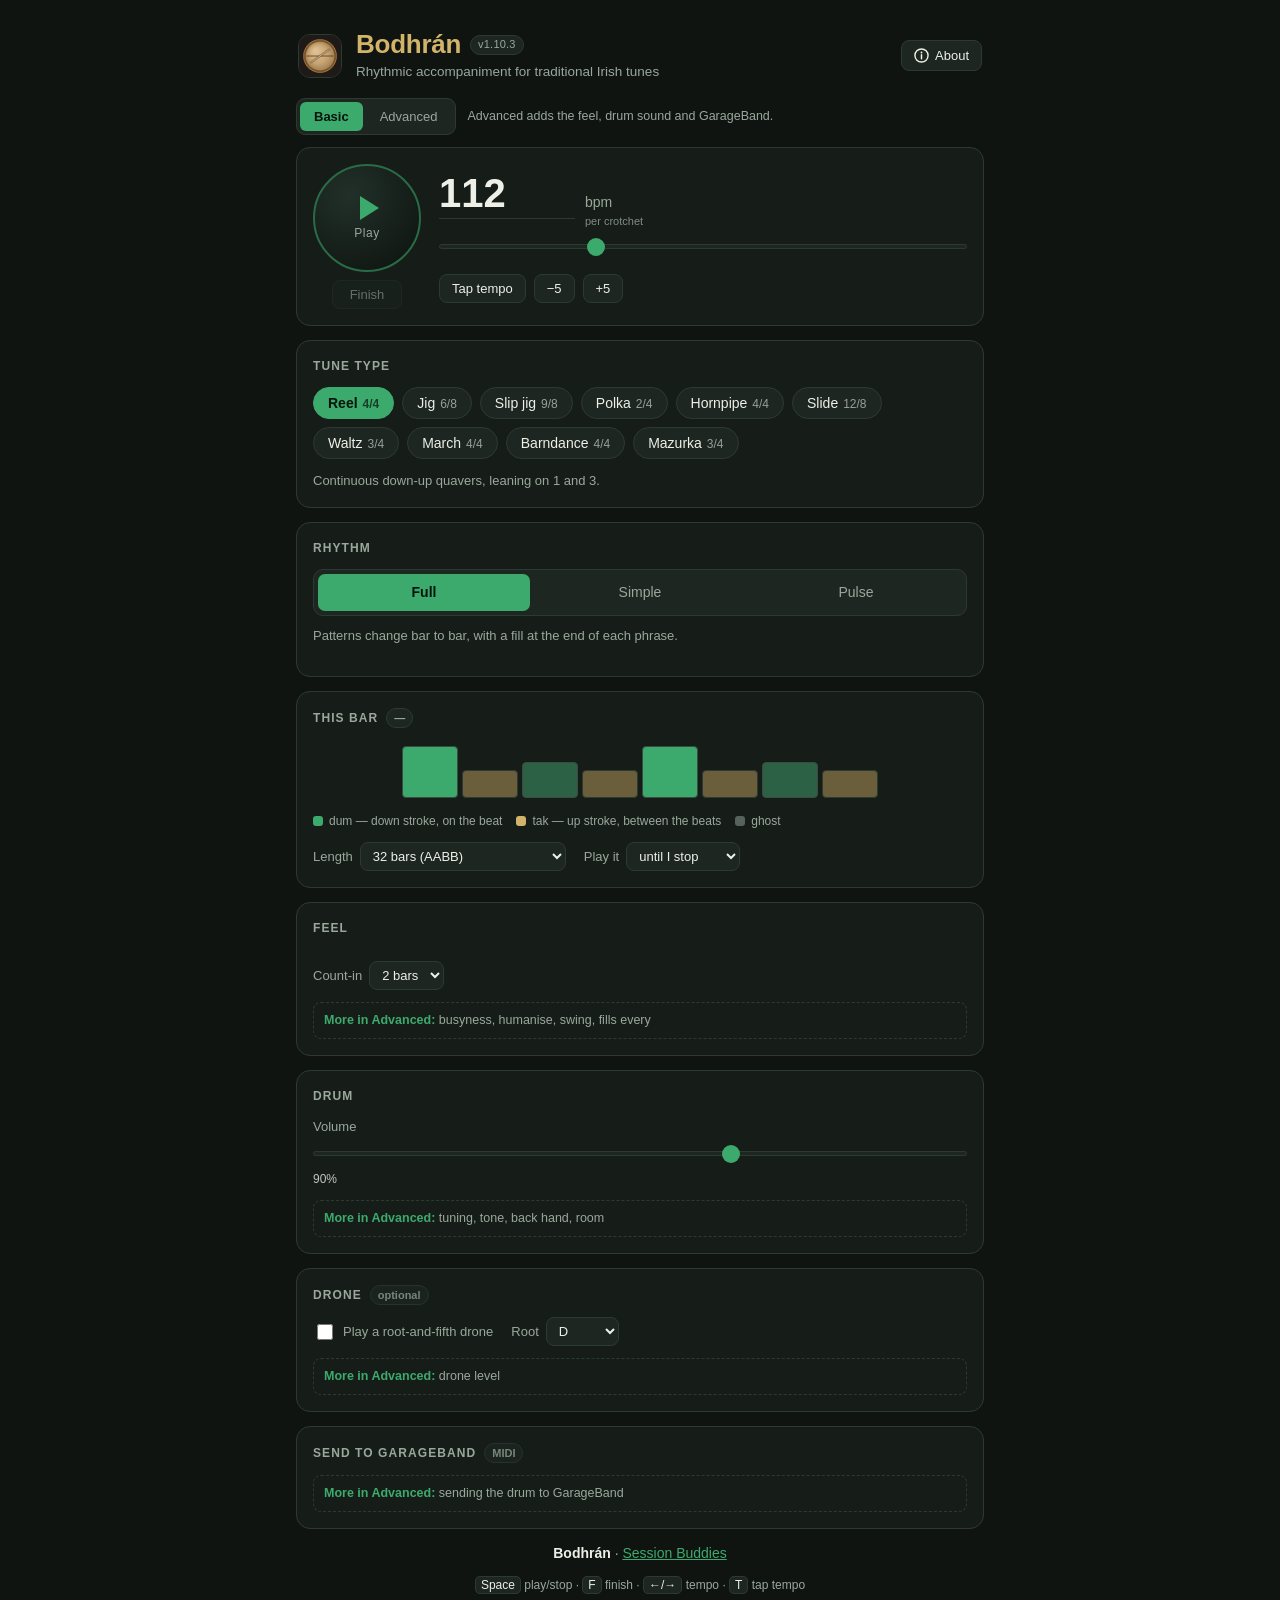
<file: index.html>
<!DOCTYPE html>
<html lang="en">
<head>
<meta charset="utf-8">
<meta name="viewport" content="width=device-width, initial-scale=1, viewport-fit=cover">
<meta name="apple-mobile-web-app-capable" content="yes">
<meta name="apple-mobile-web-app-status-bar-style" content="black-translucent">
<meta name="theme-color" content="#0f1411">
<meta name="apple-mobile-web-app-title" content="Bodhrán">
<meta name="description" content="Rhythmic bodhrán accompaniment for traditional Irish tunes — reels, jigs, polkas and more.">
<title>Bodhrán</title>
<link rel="manifest" href="manifest.webmanifest">
<link rel="icon" href="icons/icon-192.png" sizes="192x192" type="image/png">
<link rel="apple-touch-icon" href="icons/apple-touch-icon.png">
<link rel="stylesheet" href="css/app.css">
</head>
<body>

<main class="app basic">

  <header class="head">
    <img class="logo" src="icons/icon-192.png" alt="" width="44" height="44">
    <div class="brand">
      <h1>Bodhrán <span id="version" class="version"></span></h1>
      <p class="sub">Rhythmic accompaniment for traditional Irish tunes</p>
    </div>
    <button id="about-open" class="ghost-btn about-btn" type="button" aria-label="About this app">
      <svg class="info-icon" viewBox="0 0 16 16" aria-hidden="true">
        <circle cx="8" cy="8" r="7" fill="none" stroke="currentColor" stroke-width="1.5"/>
        <path d="M8 7.2v4.3" stroke="currentColor" stroke-width="1.6" stroke-linecap="round"/>
        <circle cx="8" cy="4.8" r="1" fill="currentColor"/>
      </svg>
      <span>About</span>
    </button>
  </header>

  <!-- Basic shows the everyday controls; Advanced adds the rest. Basic says
       in every panel what it is keeping back, so nothing is out of sight
       without a word. -->
  <div class="view-bar">
    <div id="view" class="view-switch" role="radiogroup" aria-label="Controls shown">
      <button type="button" role="radio" data-view="basic" aria-checked="true">Basic</button>
      <button type="button" role="radio" data-view="advanced" aria-checked="false">Advanced</button>
    </div>
    <span id="view-note" class="view-note"></span>
  </div>

  <!-- Transport -->
  <section class="panel transport">
    <div class="play-col">
      <button id="play" class="play" aria-label="Start or stop" aria-pressed="false">
        <span class="play-icon" aria-hidden="true"></span>
        <span class="play-label">Play</span>
      </button>
      <!-- Plays on to the last bar of the phrase and lands one last stroke
           there, with the tune's final note. Press again to carry on. -->
      <button id="finish" class="ghost-btn finish" type="button" aria-pressed="false"
              disabled>Finish</button>
    </div>

    <div class="tempo">
      <div class="tempo-readout">
        <input id="bpm-num" type="number" min="60" max="160" step="1" value="112"
               aria-label="Tempo in beats per minute">
        <div class="tempo-unit">
          <span>bpm</span>
          <small id="beat-unit" aria-live="polite">per crotchet</small>
        </div>
      </div>
      <input id="bpm" type="range" min="70" max="160" step="1" value="112"
             aria-label="Tempo slider">
      <div class="tempo-actions">
        <button id="tap" class="ghost-btn">Tap tempo</button>
        <button id="bpm-down" class="ghost-btn" aria-label="Slower">−5</button>
        <button id="bpm-up" class="ghost-btn" aria-label="Faster">+5</button>
      </div>
    </div>
  </section>
  <!-- Hidden unless the address has ?soundcheck (js/app.js). -->
  <p id="sound-check" class="sound-check" hidden></p>

  <!-- Tune type -->
  <section class="panel">
    <h2>Tune type</h2>
    <div id="tunes" class="chips" role="radiogroup" aria-label="Tune type"></div>
    <p id="tune-blurb" class="blurb"></p>
  </section>

  <!-- Rhythm: one of the three choices made before playing, so it sits on the
       first screen of a phone rather than below the bar display -->
  <section class="panel">
    <h2>Rhythm</h2>
    <div id="modes" class="modes" role="radiogroup" aria-label="Rhythm">
      <button class="mode" type="button" role="radio" data-mode="full" aria-checked="true">Full</button>
      <button class="mode" type="button" role="radio" data-mode="simple" aria-checked="false">Simple</button>
      <button class="mode" type="button" role="radio" data-mode="pulse" aria-checked="false">Pulse</button>
    </div>
    <p id="mode-desc" class="blurb mode-desc"></p>
  </section>

  <!-- What you're hearing -->
  <section class="panel">
    <h2>This bar
      <span id="bar-count" class="tag">—</span>
    </h2>
    <div id="grid" class="grid" aria-hidden="true"></div>
    <div class="legend">
      <span><i class="sw bass"></i> dum — down stroke, on the beat</span>
      <span><i class="sw treble"></i> tak — up stroke, between the beats</span>
      <span><i class="sw ghost"></i> ghost</span>
    </div>
    <!-- Start the tune as the drum comes in and it counts the tune with you,
         ending on the last note of the last time through. -->
    <div class="row">
      <label class="inline">Length
        <select id="tune-len">
          <option value="16">16 bars (AB)</option>
          <option value="32" selected>32 bars (AABB)</option>
          <option value="48">48 bars (AABBCC)</option>
          <option value="64">64 bars (AABB, 16-bar parts)</option>
        </select>
      </label>
      <label class="inline">Play it
        <select id="times">
          <option value="0" selected>until I stop</option>
          <option value="1">once through</option>
          <option value="2">2 times</option>
          <option value="3">3 times</option>
          <option value="4">4 times</option>
          <option value="5">5 times</option>
          <option value="6">6 times</option>
        </select>
      </label>
    </div>
  </section>

  <!-- Feel -->
  <section class="panel">
    <h2>Feel</h2>
    <div class="sliders">
      <label class="adv" data-adv="busyness">Busyness
        <input id="complexity" type="range" min="0" max="1" step="0.01" value="0.5">
        <output id="complexity-out">even</output>
      </label>
      <label class="adv" data-adv="humanise">Humanise
        <input id="humanize" type="range" min="0" max="1" step="0.01" value="0.4">
        <output id="humanize-out">40%</output>
      </label>
      <label class="adv" data-adv="swing">Swing
        <input id="swing" type="range" min="50" max="70" step="1" value="50"
               aria-label="Swing: how the first of a pair of quavers is held against the second">
        <output id="swing-out">tune default</output>
      </label>
      <label class="adv" data-adv="fills every">Fills every
        <input id="phrase" type="range" min="0" max="8" step="2" value="4">
        <output id="phrase-out">4 bars</output>
      </label>
    </div>
    <div class="row">
      <label class="inline">Count-in
        <select id="countin">
          <option value="0">none</option>
          <option value="1">1 bar</option>
          <option value="2" selected>2 bars</option>
          <option value="4">4 bars</option>
        </select>
      </label>
    </div>
    <button type="button" class="adv-hint"></button>
  </section>

  <!-- Drum -->
  <section class="panel">
    <h2>Drum</h2>
    <div class="sliders">
      <label>Volume
        <input id="level" type="range" min="0" max="1.4" step="0.01" value="0.9">
        <output id="level-out">90%</output>
      </label>
      <label class="adv" data-adv="tuning">Tuning
        <input id="tuning" type="range" min="58" max="112" step="1" value="78">
        <output id="tuning-out">78 Hz</output>
      </label>
      <label class="adv" data-adv="tone">Tone
        <input id="tone" type="range" min="0" max="1" step="0.01" value="0.5">
        <output id="tone-out">balanced</output>
      </label>
      <label class="adv" data-adv="back hand">Back hand
        <input id="backhand" type="range" min="0" max="1" step="0.01" value="0">
        <output id="backhand-out">off</output>
      </label>
      <label class="adv" data-adv="room">Room
        <input id="room" type="range" min="0" max="0.6" step="0.01" value="0.16">
        <output id="room-out">16%</output>
      </label>
    </div>
    <button type="button" class="adv-hint"></button>
  </section>

  <!-- Drone -->
  <section class="panel">
    <h2>Drone <span class="tag muted">optional</span></h2>
    <div class="row">
      <label class="inline">
        <input id="drone-on" type="checkbox"> Play a root-and-fifth drone
      </label>
      <label class="inline">Root
        <select id="drone-root">
          <option value="50" selected>D</option>
          <option value="43">G</option>
          <option value="45">A</option>
          <option value="52">E</option>
          <option value="47">B</option>
          <option value="48">C</option>
          <option value="41">F</option>
          <option value="46">A#/B♭</option>
        </select>
      </label>
    </div>
    <div class="sliders one">
      <label class="adv" data-adv="drone level">Drone level
        <input id="drone-level" type="range" min="0" max="0.5" step="0.01" value="0.18">
        <output id="drone-level-out">18%</output>
      </label>
    </div>
    <button type="button" class="adv-hint"></button>
  </section>

  <!-- MIDI -->
  <section id="midi-panel" class="panel">
    <h2>Send to GarageBand <span class="tag muted">MIDI</span></h2>
    <p id="midi-status" class="blurb adv">Checking for MIDI support…</p>
    <div id="midi-controls" class="hidden adv" data-adv="sending the drum to GarageBand">
      <div class="row">
        <label class="inline">
          <input id="midi-on" type="checkbox"> Send MIDI
        </label>
        <label class="inline">Port
          <select id="midi-port"></select>
        </label>
        <label class="inline">Channel
          <input id="midi-channel" type="number" min="1" max="16" value="10" class="num">
        </label>
      </div>
      <div class="row">
        <label class="inline">Drum note
          <input id="midi-note" type="number" min="0" max="127" value="41" class="num">
        </label>
        <span class="inline-hint">41 is the low floor tom in a standard kit</span>
      </div>
      <div class="row">
        <label class="inline">Count-in note
          <input id="midi-click-note" type="number" min="0" max="127" value="37" class="num">
        </label>
        <span class="inline-hint">37 is the side stick: a click, not a drum stroke</span>
      </div>
      <details class="how">
        <summary>How to hook this up to GarageBand</summary>
        <ol>
          <li>Open <b>Audio MIDI Setup</b> (in /Applications/Utilities).</li>
          <li><b>Window → Show MIDI Studio</b>, double-click <b>IAC Driver</b>,
              tick <b>Device is online</b>, and make sure there is one bus.</li>
          <li>Reload this page, then pick the IAC bus in <b>Port</b> above.</li>
          <li>In GarageBand, create a <b>Software Instrument</b> track with a
              drum kit. It listens to incoming MIDI on the selected track.</li>
          <li>Tick <b>Send MIDI</b> and press play. Every stroke goes to the
              one drum note: dum, tak and ghost are told apart by how hard
              they hit, as on a real bodhr&aacute;n. If your kit has a frame
              drum or a deeper tom, change <b>Drum note</b> to that. The
              count-in clicks go to <b>Count-in note</b>, so they never sound
              like the drum.</li>
        </ol>
        <p class="note">Web MIDI works in Chrome and Edge. Safari does not
           support it, so this panel stays disabled there.</p>
      </details>
    </div>
    <button type="button" class="adv-hint"></button>
  </section>

  <!-- Pinned to the bottom of the screen once the main Play button has
       scrolled out of sight, so stopping never means scrolling back up. -->
  <div id="mini" class="mini">
    <button id="mini-play" class="mini-play" type="button" aria-label="Start or stop"
            aria-pressed="false">
      <span class="play-icon" aria-hidden="true"></span>
    </button>
    <div class="mini-info">
      <span id="mini-tune" class="mini-tune">Reel</span>
      <span class="mini-tempo"><b id="mini-bpm">112</b> bpm</span>
    </div>
    <button id="mini-finish" class="ghost-btn finish" type="button" aria-pressed="false"
            disabled>Finish</button>
    <button id="mini-down" class="ghost-btn" type="button" aria-label="Slower">−5</button>
    <button id="mini-up" class="ghost-btn" type="button" aria-label="Faster">+5</button>
  </div>

  <footer class="foot">
    <nav class="apps" aria-label="Switch app"><b aria-current="page">Bodhrán</b> · <a href="buddies/">Session Buddies</a></nav>
    <p><b>Space</b> play/stop · <b>F</b> finish · <b>←/→</b> tempo · <b>T</b> tap tempo</p>
  </footer>

</main>

<dialog id="about" class="about" aria-labelledby="about-title">
  <div class="about-head">
    <h2 id="about-title">About Bodhrán</h2>
    <button id="about-close" class="icon-btn" type="button" aria-label="Close">&#10005;</button>
  </div>

  <div class="about-body">

    <p class="lede">A practice accompanist. You play the melody &mdash; fiddle,
    flute, whistle, box, banjo, whatever you have &mdash; and it plays the
    bodhr&aacute;n behind you. Built for the times there is nobody around to
    back you up.</p>

    <h3>Getting going</h3>
    <ol class="steps">
      <li>Pick a tune type.</li>
      <li>Set the tempo, or beat it in with <b>Tap tempo</b>. Everything
          goes down to 60 bpm for slow practice.</li>
      <li>Press <b>Play</b>. You get two bars of count-in clicks first, time
          to pick up your instrument; the bar counter counts them ("count-in
          1 of 2"). Change it under <b>Count-in</b> in the <b>Feel</b> panel,
          up to 4 bars. Start the tune as the drum comes in, and the bar
          counter follows the tune.</li>
      <li>To play a tune a set number of times, choose its <b>Length</b> and
          how many times to <b>Play it</b>, under the bar display. Start the
          tune as the drum comes in: the counter shows the bar and the time
          through, and on the last time the drum lands one hard stroke on the
          first beat of the last bar, with the tune&rsquo;s final note, and
          stops.</li>
      <li>Or, coming into the last phrase, press <b>Finish</b>. The drum plays on
          to the phrase's last bar, lands one hard stroke on its first beat
          &mdash; with the tune's final note &mdash; and lets it ring. Press
          it again if you change your mind and want to go round again.</li>
    </ol>

    <h3>Basic and Advanced</h3>
    <p>The switch under the title picks how much is on screen. <b>Basic</b>
    has what you reach for every time: tempo, tune type, rhythm, count-in,
    volume and the drone. <b>Advanced</b> adds the rest &mdash; the feel
    sliders, the drum&rsquo;s tuning, tone, back hand and room, the drone
    level, and GarageBand. In Basic, each panel says what it is keeping back,
    and tapping that line opens Advanced right there. Settings kept back still
    count, and if one has been changed from where it started, Basic says so,
    so nothing out of sight changes the sound without a word.</p>

    <h3>Tune types</h3>
    <p class="hint" id="about-count">Tempos are the defaults; each has its own sensible range.</p>
    <div id="about-tunes" class="tune-list"></div>

    <h3>Three rhythms</h3>
    <p>The <b>Rhythm</b> panel picks one of three, and greys out whatever the
    choice has taken over so there are no controls on screen quietly doing
    nothing.</p>
    <ul>
      <li><b>Full</b> &mdash; every bar is chosen fresh from a bank of patterns,
          with a fill at the end of each phrase, so it shifts about the way a
          player does rather than repeating one bar forever. In reels, some of
          those fills are triplets: three strokes in the time of one beat.</li>
      <li><b>Simple</b> &mdash; one plain steady figure for the style, same bar
          every bar, no fills. Worth using while you are still learning a tune,
          when a drum wandering about underneath is just one more thing to
          listen past.</li>
      <li><b>Pulse</b> &mdash; the low drum on its own, one hit per beat, on the
          beat you count the tempo in. No tak anywhere and no humanising, so it
          stays a dead straight reference. Not four identical thuds a bar
          though: even stripped this far a trad bar has a shape, so the weight
          sits where the dance puts it &mdash; 1 and 3 in a reel, 1 in a waltz,
          2 in a mazurka.</li>
    </ul>

    <h3>Shaping the full mode <span class="hint">(in Advanced)</span></h3>
    <ul>
      <li><b>Busyness</b> slides the weighting from sparse, through steady, to
          flat out.</li>
      <li><b>Humanise</b> adds the small timing and volume scatter that stops it
          sounding like a machine. It still applies in Simple.</li>
      <li><b>Swing</b> is how the first of each pair of quavers is held against
          the second: 50:50 is straight, 70:30 heavy. Each tune type starts on
          its own &mdash; hornpipes 64:36, barndances 57:43, the rest straight
          &mdash; and keeps whatever you set for it. For a hornpipe or a
          barndance it shows in Basic too.</li>
      <li><b>Fills every</b> sets the phrase length: the fills land on the
          last bar of each phrase, and so does <b>Finish</b>. At 8 bars a
          phrase is a whole part of the tune.</li>
    </ul>

    <h3>Why it sits where it sits</h3>
    <p>A bodhr&aacute;n tipper oscillates: it comes <b>down</b> on the beat and
    back <b>up</b> between the beats. The down stroke gives the low
    <b>dum</b>, the up stroke the brighter <b>tak</b>. So the bright sound
    belongs <i>off</i> the pulse.</p>
    <p>Put it on beats 2 and 4 instead and you get a rock backbeat played on a
    bodhr&aacute;n. Irish music has no backbeat. The weight follows the dance
    &mdash; 1 and 3 in a reel, 1 and 4 in a jig, 1 in a waltz, 2 in a mazurka
    &mdash; and it is carried by a harder down stroke, not by switching to a
    different sound.</p>
    <p class="hint">Which is why the simple rhythms here are a steady down-up
    motion rather than a sparser scatter of hits: keeping the tipper moving is
    the basic technique, not an advanced one.</p>

    <h3>The drum</h3>
    <p>There are no recordings in here. Every hit is built from scratch as you
    play: the <b>dum</b> of the down stroke, the lighter <b>tak</b> of the up
    stroke, and the ghost notes in between. All three come from one model of
    one goatskin, because on a real bodhr&aacute;n they are the same skin
    &mdash; the up stroke is just lighter and more glancing, with less boom and
    more click, and a ghost is the tipper barely touching it. That is also why
    <b>Tuning</b>, <b>Tone</b> and <b>Room</b> can change the drum while it is
    still playing.</p>

    <h3>The back hand</h3>
    <p>A player's other hand sits inside the frame, pressing on the skin: the
    harder it presses, the higher the note and the shorter the ring.
    <b>Back hand</b> brings that in. The hand moves slowly while the tipper
    does the fast work, so it follows one arc per phrase: open at the top,
    pressing in through the middle, letting go across the last bar so the
    fill falls in pitch into the next phrase. In Full mode each phrase presses
    a little differently. It is off in <b>Pulse</b>, the last stroke of a
    <b>Finish</b> is always open, and the pitch cannot go over MIDI &mdash; a
    GarageBand drum hears the strokes, not the hand.</p>

    <h3>Drone</h3>
    <p>An optional root-and-fifth pad. Useful for tuning against, and for
    hearing what mode a tune is actually in.</p>

    <h3>Sending it to GarageBand</h3>
    <p>The app can drive a software instrument in GarageBand, Logic or Ableton
    over a virtual MIDI bus, with the setup steps in that panel. Every stroke
    goes to one drum and is told apart by how hard it hits, the same as here.
    Needs Chrome or Edge &mdash; Safari has no Web MIDI. The built-in drum works
    everywhere.</p>

    <h3>On your phone</h3>
    <p>Open it in Safari and <b>Share &rarr; Add to Home Screen</b> and it runs
    full-screen with its own icon. It also works with no signal at all, which
    matters rather a lot in a pub basement, and keeps the screen awake while it
    plays so the phone does not lock mid-tune.</p>

    <h3>Keyboard</h3>
    <p class="keys"><b>Space</b> play/stop &middot; <b>F</b> finish &middot;
    <b>&larr;</b> <b>&rarr;</b> nudge tempo &middot; <b>T</b> tap tempo. On a
    tune type or a rhythm, the arrows move the choice instead.</p>

    <p class="hint">Your settings are remembered in this browser, tempo included,
    per tune type.</p>

    <p id="about-version" class="hint about-version"></p>
    <p class="hint"><a href="release-notes/">What&rsquo;s new</a> &mdash; the release
    notes, version by version.</p>
  </div>
</dialog>

<script src="js/patterns.js"></script>
<script src="js/bodhran.js"></script>
<script src="js/drone.js"></script>
<script src="js/midiout.js"></script>
<script src="js/transport.js"></script>
<script src="js/wake.js"></script>
<script src="js/app.js"></script>
<script>
  // Offline support. Guarded on http(s) so opening index.html straight off
  // disk still works — service workers are not allowed on file:// URLs.
  if ('serviceWorker' in navigator && location.protocol.indexOf('http') === 0) {
    addEventListener('load', function () {
      navigator.serviceWorker.register('sw.js').catch(function () {
        /* offline support is a bonus; the app works fine without it */
      });
    });
  }
</script>
</body>
</html>
</file>
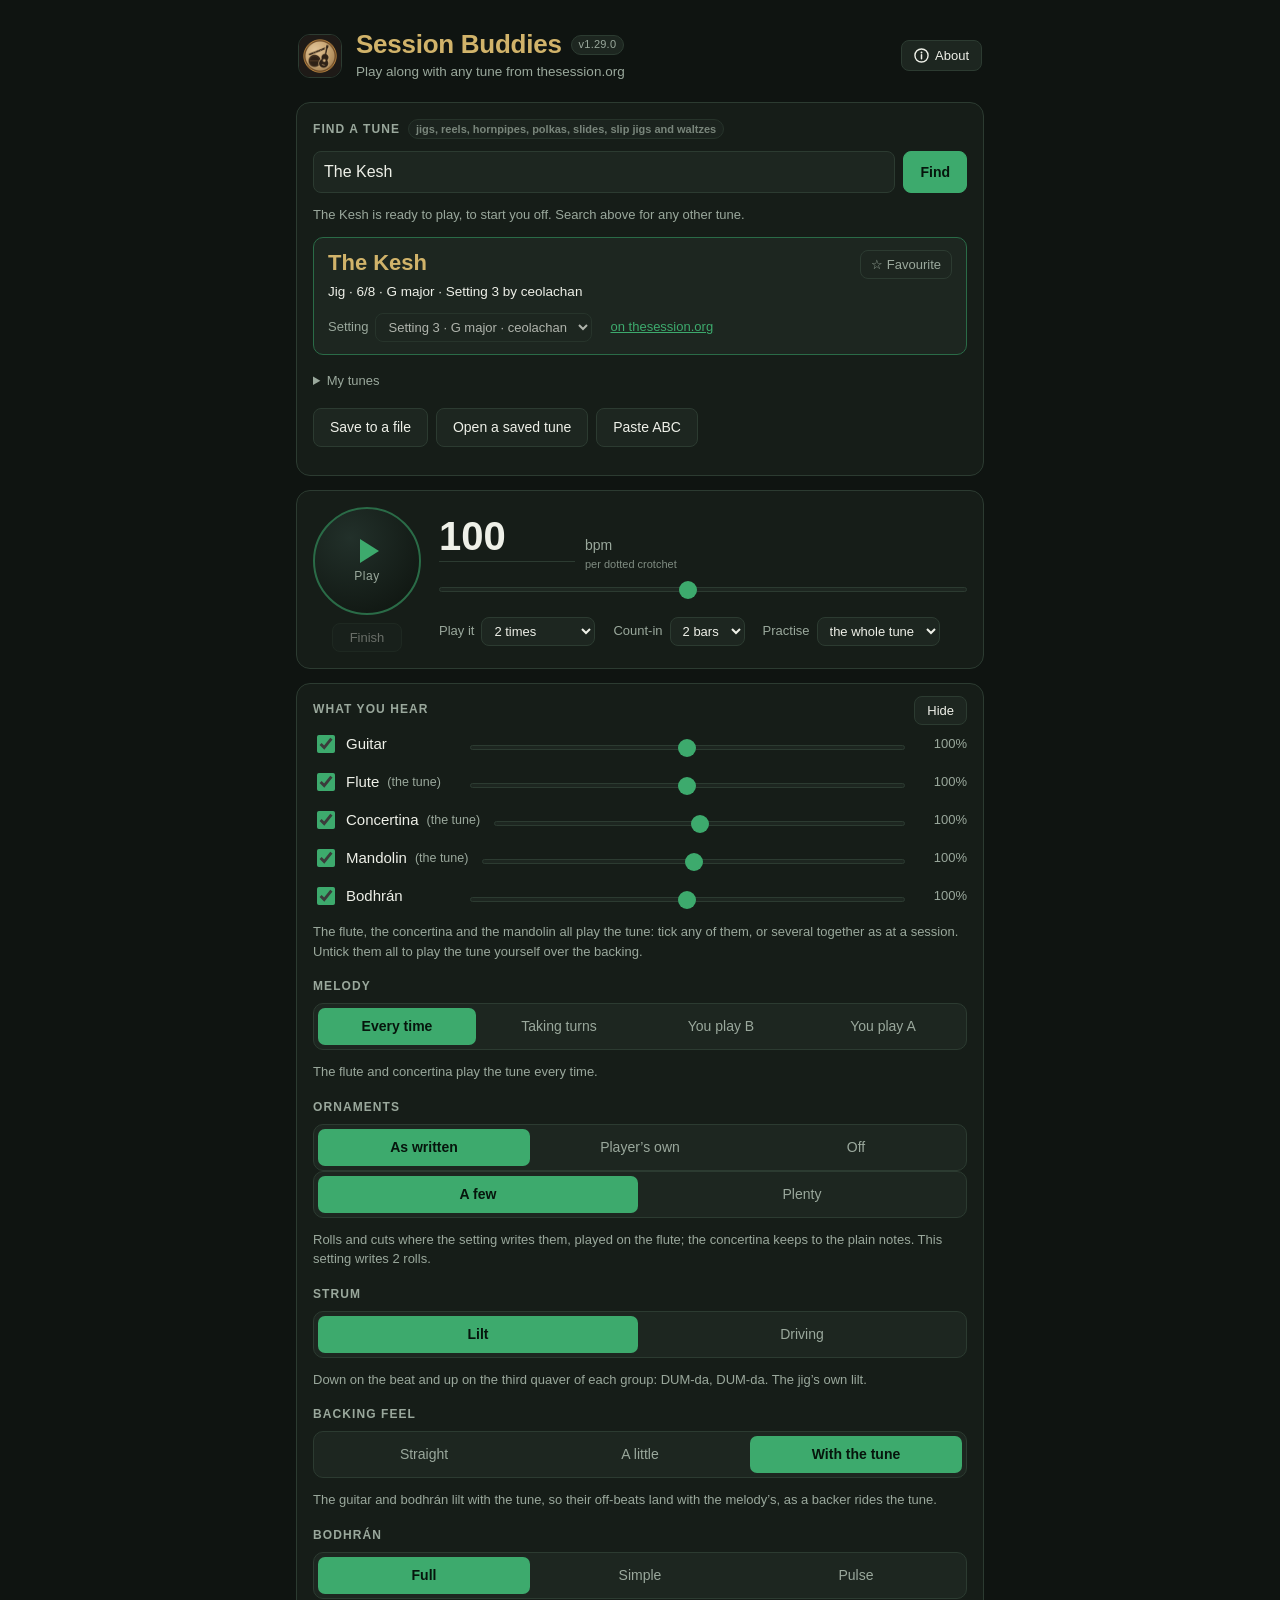
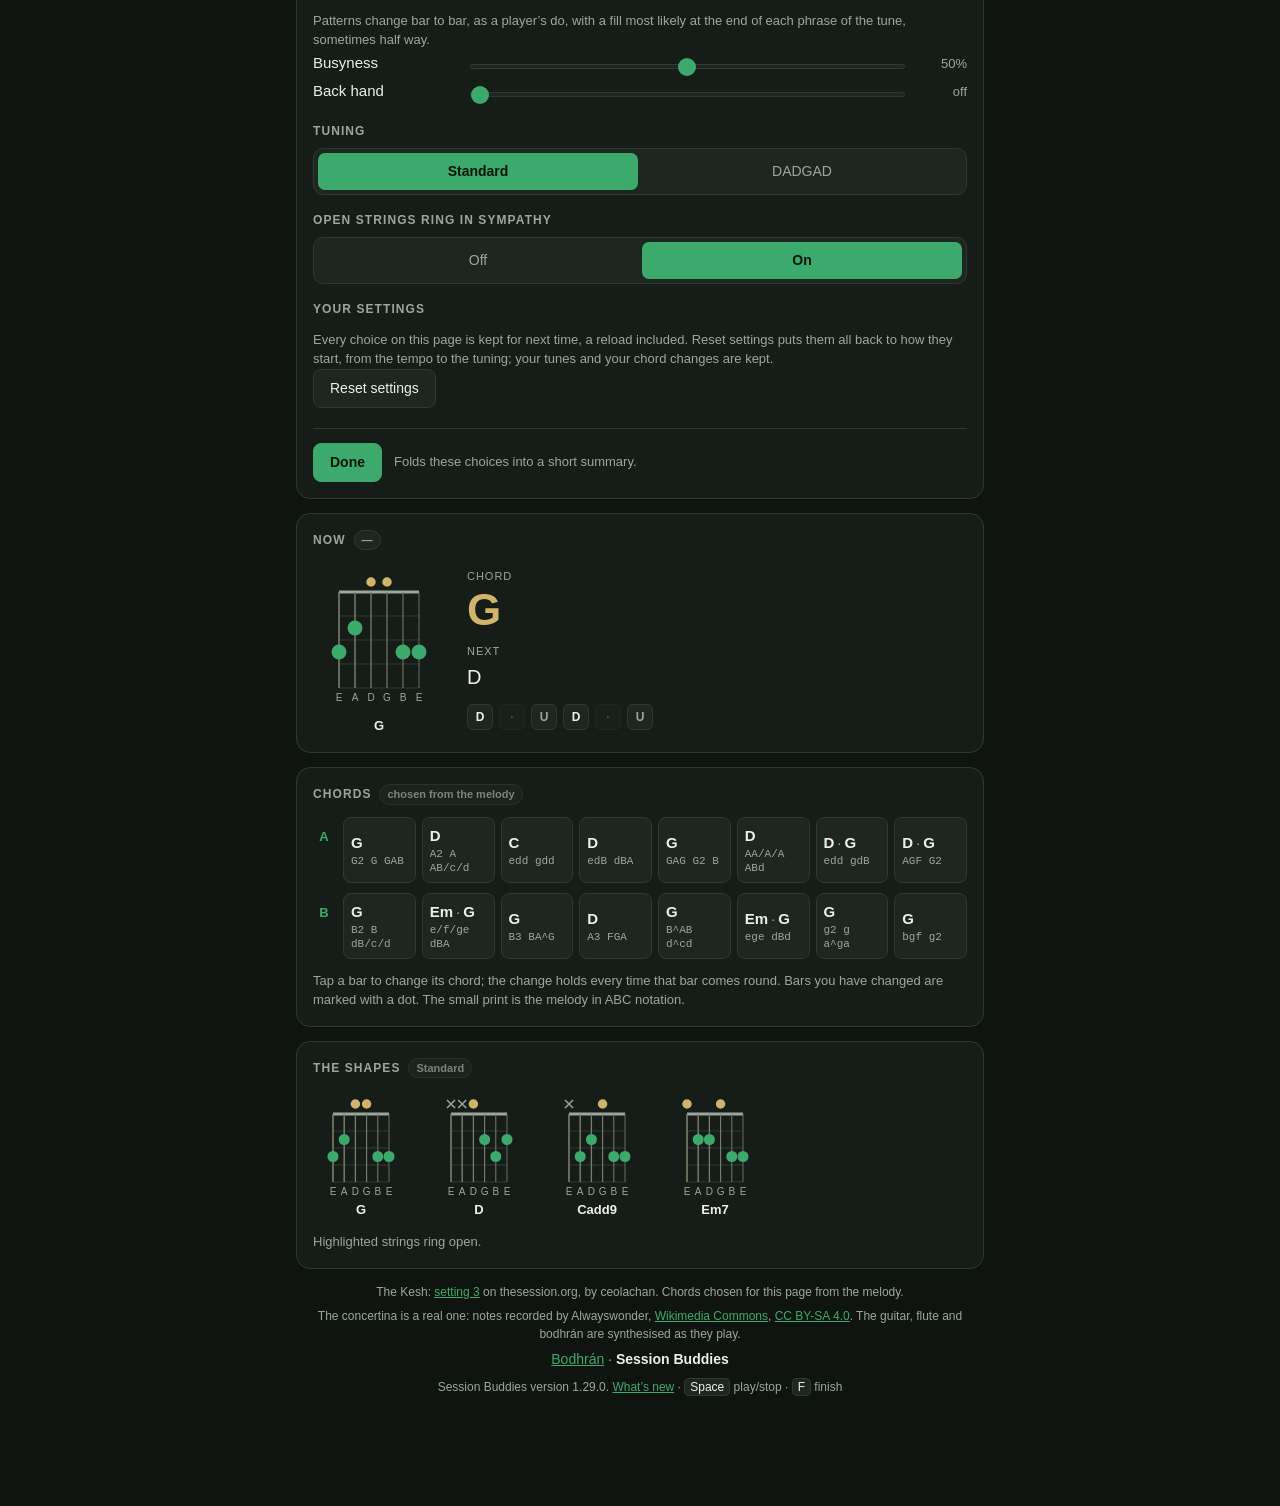
<file: buddies/index.html>
<!DOCTYPE html>
<html lang="en">
<head>
<meta charset="utf-8">
<meta name="viewport" content="width=device-width, initial-scale=1, viewport-fit=cover">
<meta name="theme-color" content="#0f1411">
<meta name="description" content="Find a tune on thesession.org and play along with a guitar and bodhrán backing built for it, the melody on flute and concertina.">
<title>Session Buddies</title>
<!-- Every link on this page starts from the site's root (/buddies/..., /css/...),
     never from the page's own folder: on Session Buddies' own addresses this
     page is served at / (worker/index.js, since 1.27.0), elsewhere at /buddies/. -->
<link rel="icon" href="/buddies/icons/icon-192.png" sizes="192x192" type="image/png">
<link rel="apple-touch-icon" href="/buddies/icons/apple-touch-icon.png">
<link rel="stylesheet" href="/css/app.css">
<link rel="stylesheet" href="/guitar/guitar.css">
<link rel="stylesheet" href="/buddies/buddies.css">
</head>
<body>

<main class="app">

  <!-- One row, as the app's: icon, name and version with the tagline under
       them, About on the right. Until 1.21.0 a paragraph of explanation sat
       here; it is in About now. -->
  <header class="head">
    <img class="logo" src="/buddies/icons/icon-192.png" alt="" width="44" height="44">
    <div class="brand">
      <h1>Session Buddies <span id="buddies-version" class="version"></span></h1>
      <p class="sub">Play along with any tune from thesession.org</p>
    </div>
    <button id="about-open" class="ghost-btn about-btn" type="button" aria-label="About Session Buddies">
      <svg class="info-icon" viewBox="0 0 16 16" aria-hidden="true">
        <circle cx="8" cy="8" r="7" fill="none" stroke="currentColor" stroke-width="1.5"/>
        <path d="M8 7.2v4.3" stroke="currentColor" stroke-width="1.6" stroke-linecap="round"/>
        <circle cx="8" cy="4.8" r="1" fill="currentColor"/>
      </svg>
      <span>About</span>
    </button>
  </header>

  <!-- Find a tune -->
  <section class="panel">
    <h2>Find a tune <span class="tag muted">jigs, reels, hornpipes, polkas, slides, slip jigs and waltzes</span></h2>
    <form id="find" class="find" autocomplete="off">
      <input id="q" type="search" placeholder="Tune name, e.g. The Kesh" aria-label="Tune name" enterkeyhint="search">
      <button id="find-go" class="action" type="submit">Find</button>
    </form>
    <p id="find-status" class="blurb" role="status"></p>
    <!-- The matches fold away once one is picked, so the tune is not pushed
         far down the page; the summary line opens them again. -->
    <details id="matches" class="matches" hidden>
      <summary id="matches-sum"></summary>
      <ul id="results" class="results"></ul>
    </details>
    <!-- The tune on the page, and which setting of it. -->
    <div id="chosen" class="chosen" hidden>
      <div class="chosen-top">
        <div id="chosen-name" class="chosen-name"></div>
        <button id="fav" class="fav" type="button" aria-pressed="false">☆ Favourite</button>
      </div>
      <div id="chosen-facts" class="chosen-facts"></div>
      <div class="row setting-row">
        <label class="inline">Setting
          <select id="setting"></select>
        </label>
        <a id="setting-link" class="setting-link" target="_blank" rel="noopener">on thesession.org</a>
      </div>
      <p id="setting-warn" class="blurb warn" hidden></p>
    </div>
    <!-- Your tunes, a tap away: favourites, and those played lately. -->
    <details id="mine" class="matches mine">
      <summary id="mine-sum">My tunes</summary>
      <h3 class="sub-h">Favourites</h3>
      <ul id="favs" class="results"></ul>
      <p id="favs-empty" class="blurb">None yet. Tap ☆ Favourite by a tune’s name to keep it here.</p>
      <h3 class="sub-h">Played lately</h3>
      <ul id="recent" class="results"></ul>
      <p id="recent-empty" class="blurb">The tunes you play, or change a chord in, will show here.</p>
      <div class="file-row">
        <button id="save-list" class="action ghost" type="button">Save my tunes to a file</button>
      </div>
      <p class="blurb">Kept in this browser. Safari can clear it if the page goes unvisited for a
      while, so save them to a file now and then; Open a saved tune brings them back.</p>
    </details>
    <div class="file-row">
      <button id="save" class="action ghost" type="button" disabled>Save to a file</button>
      <button id="open" class="action ghost" type="button">Open a saved tune</button>
      <input id="file" type="file" accept=".json,application/json" hidden>
      <button id="paste-open" class="action ghost" type="button" aria-expanded="false" aria-controls="paste-box">Paste ABC</button>
    </div>
    <!-- A tune pasted in ABC, played as if it came from the Session. -->
    <div id="paste-box" class="paste-box" hidden>
      <label for="paste-text" class="sub-h">Paste a tune in ABC</label>
      <textarea id="paste-text" rows="9" spellcheck="false" autocapitalize="off" autocomplete="off"
        placeholder="X:1&#10;T:The Kesh&#10;R:jig&#10;M:6/8&#10;L:1/8&#10;K:G&#10;|:G3 GAB|A3 ABd|edd gdd|edB dBA|..."></textarea>
      <p class="blurb">With its header lines (T: the title, R: or M: for the rhythm, K: the key),
      as thesession.org shows a tune’s ABC. Several tunes at once: you choose.</p>
      <div class="file-row">
        <button id="paste-go" class="action" type="button">Use this tune</button>
        <button id="paste-cancel" class="action ghost" type="button">Cancel</button>
      </div>
    </div>
    <p id="file-status" class="blurb" role="status"></p>
  </section>

  <!-- Transport -->
  <section class="panel transport">
    <div class="play-col">
      <button id="play" class="play" type="button" aria-label="Start or stop" aria-pressed="false" disabled>
        <span class="play-icon" aria-hidden="true"></span>
        <span class="play-label">Play</span>
      </button>
      <!-- Plays on to the end of this time through, and closes the tune there.
           Press again to carry on. -->
      <button id="finish" class="ghost-btn finish" type="button" aria-pressed="false" disabled>Finish</button>
    </div>
    <div class="tempo">
      <div class="tempo-readout">
        <input id="bpm-num" type="number" min="60" max="130" step="1" value="100"
               aria-label="Tempo in beats per minute">
        <div class="tempo-unit">
          <span>bpm</span>
          <small id="bpm-unit">per dotted crotchet</small>
        </div>
      </div>
      <input id="bpm" type="range" min="60" max="130" step="1" value="100" aria-label="Tempo slider">
      <div class="row tight">
        <label class="inline">Play it
          <select id="times">
            <option value="1">once through</option>
            <option value="2" selected>2 times</option>
            <option value="3">3 times</option>
            <option value="0">until I stop</option>
          </select>
        </label>
        <label class="inline">Count-in
          <select id="countin">
            <option value="1">1 bar</option>
            <option value="2" selected>2 bars</option>
            <option value="4">4 bars</option>
          </select>
        </label>
        <!-- Practise one part round and round (since 1.29.0); hidden for a one-part tune. -->
        <label class="inline" id="practise-box" hidden>Practise
          <select id="practise"><option value="all">the whole tune</option></select>
        </label>
      </div>
    </div>
  </section>
  <!-- Hidden unless the address has ?soundcheck (buddies.js). -->
  <p id="sound-check" class="sound-check" hidden></p>

  <!-- What you hear. Its choices fold away into a short summary once you
       are happy with them (Hide, or Done at the foot), and open again from
       the summary or Change; open or folded is kept, as the choices are. -->
  <section id="hear" class="panel hear">
    <div class="panel-head">
      <h2>What you hear</h2>
      <button id="hear-toggle" class="ghost-btn hear-toggle" type="button" aria-expanded="true" aria-controls="hear-body">Hide</button>
    </div>
    <button id="hear-summary" class="hear-summary" type="button" hidden>
      <span id="hear-rows" class="hear-rows"></span>
    </button>
    <div id="hear-body">
    <div class="mixer">
      <div class="voice">
        <label class="toggle"><input id="on-guitar" type="checkbox" checked> Guitar</label>
        <input id="vol-guitar" type="range" min="0" max="2" step="0.05" value="1" aria-label="Guitar volume">
        <output id="vol-guitar-out" for="vol-guitar">100%</output>
      </div>
      <div class="voice">
        <label class="toggle"><input id="on-tune" type="checkbox" checked> Flute <small>(the tune)</small></label>
        <input id="vol-tune" type="range" min="0" max="2" step="0.05" value="1" aria-label="Flute volume">
        <output id="vol-tune-out" for="vol-tune">100%</output>
      </div>
      <div class="voice">
        <label class="toggle"><input id="on-concertina" type="checkbox" checked> Concertina <small>(the tune)</small></label>
        <input id="vol-concertina" type="range" min="0" max="2" step="0.05" value="1" aria-label="Concertina volume">
        <output id="vol-concertina-out" for="vol-concertina">100%</output>
      </div>
      <div class="voice">
        <label class="toggle"><input id="on-mandolin" type="checkbox" checked> Mandolin <small>(the tune)</small></label>
        <input id="vol-mandolin" type="range" min="0" max="2" step="0.05" value="1" aria-label="Mandolin volume">
        <output id="vol-mandolin-out" for="vol-mandolin">100%</output>
      </div>
      <div class="voice">
        <label class="toggle"><input id="on-drum" type="checkbox" checked> Bodhrán</label>
        <input id="vol-drum" type="range" min="0" max="2" step="0.05" value="1" aria-label="Bodhrán volume">
        <output id="vol-drum-out" for="vol-drum">100%</output>
      </div>
    </div>
    <p id="concertina-note" class="blurb warn" role="status" hidden></p>
    <p class="blurb">The flute, the concertina and the mandolin all play the tune: tick any of
    them, or several together as at a session. Untick them all to play the tune yourself over
    the backing.</p>
    <h3 class="sub-h">Melody</h3>
    <div id="melody-mode" class="modes" role="radiogroup" aria-label="When the melody plays">
      <button class="mode" type="button" role="radio" data-melody="every" aria-checked="true">Every time</button>
      <button class="mode" type="button" role="radio" data-melody="turns" aria-checked="false">Taking turns</button>
      <button class="mode" type="button" role="radio" data-melody="a" aria-checked="false">You play B</button>
      <button class="mode" type="button" role="radio" data-melody="b" aria-checked="false">You play A</button>
    </div>
    <div id="your-turn-box" hidden>
      <div id="your-turn-level" class="modes" role="radiogroup" aria-label="During your turn">
        <button class="mode" type="button" role="radio" data-level="silent" aria-checked="true">Your turn: silent</button>
        <button class="mode" type="button" role="radio" data-level="quiet" aria-checked="false">Your turn: quietly</button>
      </div>
    </div>
    <p id="melody-desc" class="blurb"></p>
    <h3 class="sub-h">Ornaments</h3>
    <div id="ornaments" class="modes" role="radiogroup" aria-label="Ornaments">
      <button class="mode" type="button" role="radio" data-orn="written" aria-checked="true">As written</button>
      <button class="mode" type="button" role="radio" data-orn="player" aria-checked="false">Player’s own</button>
      <button class="mode" type="button" role="radio" data-orn="off" aria-checked="false">Off</button>
    </div>
    <!-- Only with Player's own: how many it adds. -->
    <div id="orn-amount" class="modes" role="radiogroup" aria-label="How many ornaments the flute adds" hidden>
      <button class="mode" type="button" role="radio" data-amount="light" aria-checked="true">A few</button>
      <button class="mode" type="button" role="radio" data-amount="plenty" aria-checked="false">Plenty</button>
    </div>
    <p id="ornaments-desc" class="blurb"></p>
    <h3 class="sub-h">Strum</h3>
    <div id="strums" class="modes" role="radiogroup" aria-label="Strum">
      <button class="mode" type="button" role="radio" data-strum="lilt" aria-checked="true">Lilt</button>
      <button class="mode" type="button" role="radio" data-strum="drive" aria-checked="false">Driving</button>
    </div>
    <p id="strum-desc" class="blurb"></p>
    <h3 class="sub-h">Backing feel</h3>
    <div id="backing-feel" class="modes" role="radiogroup" aria-label="Backing feel">
      <button class="mode" type="button" role="radio" data-backing="straight" aria-checked="false">Straight</button>
      <button class="mode" type="button" role="radio" data-backing="little" aria-checked="false">A little</button>
      <button class="mode" type="button" role="radio" data-backing="tune" aria-checked="true">With the tune</button>
    </div>
    <p id="backing-desc" class="blurb"></p>
    <!-- Only while the bodhrán is ticked. -->
    <div id="drum-box">
      <h3 class="sub-h">Bodhrán</h3>
      <div id="drum-style" class="modes" role="radiogroup" aria-label="Bodhrán">
        <button class="mode" type="button" role="radio" data-drum="full" aria-checked="true">Full</button>
        <button class="mode" type="button" role="radio" data-drum="simple" aria-checked="false">Simple</button>
        <button class="mode" type="button" role="radio" data-drum="pulse" aria-checked="false">Pulse</button>
      </div>
      <p id="drum-desc" class="blurb"></p>
      <div id="drum-busy-box" class="voice">
        <label for="drum-busy">Busyness</label>
        <input id="drum-busy" type="range" min="0" max="1" step="0.05" value="0.5"
               aria-label="Bodhrán busyness: from sparse, through steady, to busy">
        <output id="drum-busy-out" for="drum-busy">50%</output>
      </div>
      <div id="drum-hand-box" class="voice">
        <label for="drum-hand">Back hand</label>
        <input id="drum-hand" type="range" min="0" max="1" step="0.05" value="0"
               aria-label="Bodhrán back hand: how far the other hand presses the skin through each phrase">
        <output id="drum-hand-out" for="drum-hand">off</output>
      </div>
    </div>
    <!-- Only for a tune that swings (a hornpipe). -->
    <div id="swing-box" hidden>
      <h3 class="sub-h">Swing</h3>
      <div class="voice">
        <label for="swing">Long : short</label>
        <input id="swing" type="range" min="50" max="70" step="1" value="64"
               aria-label="Swing: how the first of a pair of quavers is held against the second">
        <output id="swing-out" for="swing">64:36</output>
      </div>
      <p class="blurb">How the first of each pair of quavers is held against the second: 50:50 is
      straight, 70:30 heavy. The guitar, bodhrán and tune all follow it, and it is kept for next time.
      Triplets and notes written dotted play as written.</p>
    </div>
    <h3 class="sub-h">Tuning</h3>
    <div id="tunings" class="modes" role="radiogroup" aria-label="Guitar tuning">
      <button class="mode" type="button" role="radio" data-tuning="standard" aria-checked="true">Standard</button>
      <button class="mode" type="button" role="radio" data-tuning="dadgad" aria-checked="false">DADGAD</button>
    </div>
    <h3 class="sub-h">Open strings ring in sympathy</h3>
    <div id="sympathy" class="modes" role="radiogroup" aria-label="Sympathetic ringing">
      <button class="mode" type="button" role="radio" data-sympathy="off" aria-checked="false">Off</button>
      <button class="mode" type="button" role="radio" data-sympathy="on" aria-checked="true">On</button>
    </div>
    <h3 class="sub-h">Your settings</h3>
    <p class="blurb">Every choice on this page is kept for next time, a reload included.
    Reset settings puts them all back to how they start, from the tempo to the tuning;
    your tunes and your chord changes are kept.</p>
    <button id="reset-settings" class="action ghost" type="button">Reset settings</button>
    <p id="reset-done" class="blurb warn" role="status" hidden>Settings are back to how they start.
    <button id="reset-undo" class="action ghost" type="button">Undo</button></p>
    <div class="hear-done">
      <button id="hear-done" class="action" type="button">Done</button>
      <span class="blurb">Folds these choices into a short summary.</span>
    </div>
    </div>
  </section>

  <!-- Now -->
  <section class="panel">
    <h2>Now <span id="where" class="tag">—</span></h2>
    <div class="now">
      <div class="now-shape">
        <div id="now-diagram" class="diagram big"></div>
      </div>
      <div class="now-text">
        <div class="now-label">Chord</div>
        <div id="now-chord" class="now-chord">—</div>
        <div class="now-label">Next</div>
        <div id="next-chord" class="next-chord">—</div>
        <div id="strum-dots" class="strum-dots" aria-hidden="true"></div>
      </div>
    </div>
  </section>

  <!-- The chart -->
  <section class="panel">
    <h2>Chords <span id="chord-source" class="tag muted">—</span></h2>
    <div id="chart" class="chart"></div>
    <p class="blurb">Tap a bar to change its chord; the change holds every time that bar
    comes round. Bars you have changed are marked with a dot. The small print is the
    melody in ABC notation.</p>
    <button id="reset-chords" class="action ghost" type="button" hidden>Back to the chosen chords</button>
  </section>

  <!-- Shapes -->
  <section class="panel">
    <h2>The shapes <span id="shapes-tuning" class="tag muted">Standard</span></h2>
    <div id="shapes" class="shapes"></div>
    <p class="blurb">Highlighted strings ring open.</p>
  </section>

  <footer class="foot">
    <p id="credit">Tunes come from <a href="https://thesession.org/">thesession.org</a>.</p>
    <p id="concertina-credit">The concertina is a real one: notes recorded by Alwayswonder,
    <a href="https://commons.wikimedia.org/wiki/File:Demonstration_of_the_note_range_of_an_Anglo_Concertina.webm" target="_blank" rel="noopener">Wikimedia Commons</a>,
    <a href="https://creativecommons.org/licenses/by-sa/4.0/" target="_blank" rel="noopener">CC BY-SA 4.0</a>.
    The guitar, flute and bodhrán are synthesised as they play.</p>
    <nav class="apps" aria-label="Switch app"><a id="app-bodhran" href="/">Bodhrán</a> · <b aria-current="page">Session Buddies</b></nav>
    <p><span id="foot-version"></span> <a href="/release-notes/#buddies">What’s new</a> · <b>Space</b> play/stop · <b>F</b> finish</p>
  </footer>

</main>

<!-- About: what the header said until 1.21.0, and a little more. -->
<dialog id="about" class="about" aria-labelledby="about-title">
  <div class="about-head">
    <h2 id="about-title">About Session Buddies</h2>
    <button id="about-close" class="icon-btn" type="button" aria-label="Close">&#10005;</button>
  </div>
  <div class="about-body">
    <p class="lede">A session in your pocket. Name a tune and it is fetched from
    thesession.org and given a guitar and bodhr&aacute;n backing. The flute plays the
    melody, and the concertina and the mandolin can join it or play it alone. Turn
    them all off to play the tune yourself.</p>

    <h3>Getting going</h3>
    <ol>
      <li>Find a tune by name, and pick a setting of it if you like. Or <b>Paste ABC</b>: a tune
      written in ABC, from anywhere, played as if it came from the Session.</li>
      <li>Press <b>Play</b>. Set the tempo, and how many times through.</li>
      <li>Choose <b>what you hear</b>: who plays, how the melody comes and goes, the
      strum, the bodhr&aacute;n&rsquo;s style, the tuning. Once you are happy,
      <b>Hide</b> folds them into a short summary; tap it to change them again.</li>
      <li>Tap a bar in <b>Chords</b> to change its chord. Save the tune, or make it a
      favourite, to keep your changes.</li>
    </ol>

    <h3>Your settings</h3>
    <p>Every choice on the page is kept in this browser for next time, a reload
    included. <b>Reset settings</b>, under What you hear, puts them back to how they
    start, with an Undo.</p>

    <h3>Keyboard</h3>
    <p class="keys"><b>Space</b> play/stop &middot; <b>F</b> finish</p>

    <p id="about-version" class="hint about-version"></p>
    <p class="hint"><a href="/release-notes/#buddies">What&rsquo;s new</a> &mdash; the release
    notes, version by version.</p>
  </div>
</dialog>

<!-- Changing a bar's chord -->
<dialog id="chooser" class="chooser">
  <form method="dialog">
    <h3 id="chooser-title">Bar</h3>
    <p id="chooser-abc" class="chooser-abc"></p>
    <div class="sub-h">Whole bar, or first half</div>
    <div id="choose-a" class="chord-buttons"></div>
    <div class="sub-h">Second half</div>
    <div id="choose-b" class="chord-buttons"></div>
    <div class="chooser-foot">
      <button id="choose-auto" class="action ghost" type="button">Use the chosen chord</button>
      <button class="action" value="done">Done</button>
    </div>
  </form>
</dialog>

<script src="/js/patterns.js"></script>
<script src="/js/bodhran.js"></script>
<script src="/js/wake.js"></script>
<script src="/guitar/guitar.js"></script>
<script src="/buddies/abc.js"></script>
<script src="/buddies/harmony.js"></script>
<script src="/buddies/shapes.js"></script>
<script src="/buddies/flute.js"></script>
<script src="/buddies/concertina.js"></script>
<script src="/buddies/mandolin.js"></script>
<script src="/buddies/buddies.js"></script>
</body>
</html>
</file>
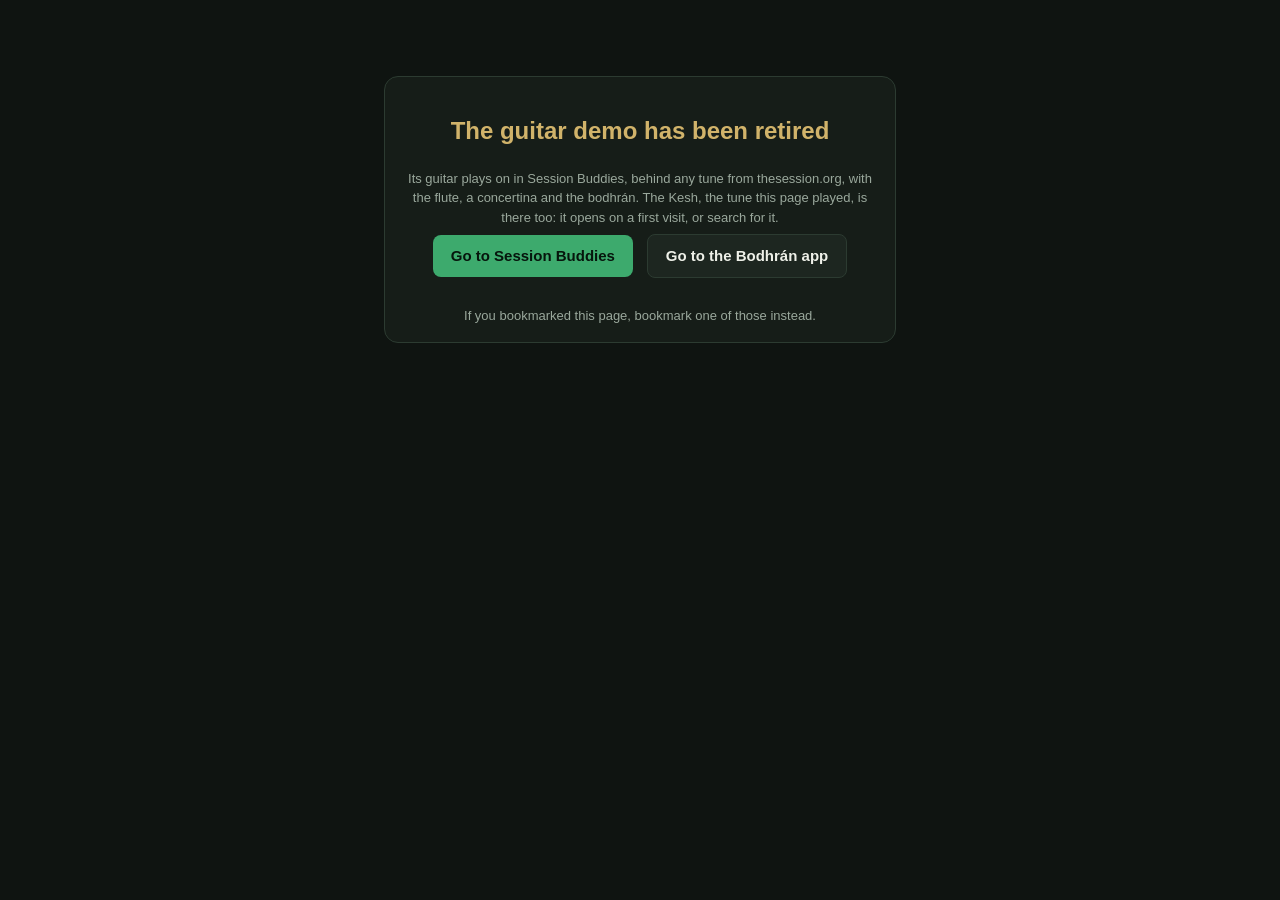
<file: guitar/index.html>
<!DOCTYPE html>
<html lang="en">
<head>
<meta charset="utf-8">
<meta name="viewport" content="width=device-width, initial-scale=1, viewport-fit=cover">
<meta name="theme-color" content="#0f1411">
<meta name="description" content="The guitar demo has been retired: its guitar plays on in Session Buddies.">
<!-- The guitar demo (The Kesh with a guitar backing) was retired on
     3 October 2026: Session Buddies does all it did, with any tune. This page
     stays at the old address, for bookmarks, and points to the other two.
     Its guitar (guitar.js, guitar.css) stays in this folder: Session Buddies
     uses it. -->
<title>Guitar demo retired</title>
<link rel="icon" href="../icons/icon-192.png" sizes="192x192" type="image/png">
<link rel="apple-touch-icon" href="../icons/apple-touch-icon.png">
<link rel="stylesheet" href="../css/app.css">
<style>
  .moved { max-width: 32rem; margin: 3rem auto; text-align: center; }
  .moved h1 { color: var(--skin); font-size: 1.5rem; }
  .moved .action {
    display: inline-block; margin: 0.4rem 0.3rem 1rem; text-decoration: none;
    background: var(--accent); color: var(--on-accent); border-radius: 8px;
    padding: 10px 18px; font-size: 15px; font-weight: 600;
  }
  .moved .action.ghost { background: var(--panel-2); color: var(--text); border: 1px solid var(--line); }
</style>
</head>
<body>
<main class="app">
  <section class="panel moved">
    <h1>The guitar demo has been retired</h1>
    <p class="blurb">Its guitar plays on in Session Buddies, behind any tune from thesession.org,
    with the flute, a concertina and the bodhrán. The Kesh, the tune this page played, is there too:
    it opens on a first visit, or search for it.</p>
    <a id="to-buddies" class="action" href="../buddies/">Go to Session Buddies</a>
    <a id="to-app" class="action ghost" href="../">Go to the Bodhrán app</a>
    <p class="blurb">If you bookmarked this page, bookmark one of those instead.</p>
  </section>
</main>
</body>
</html>
</file>
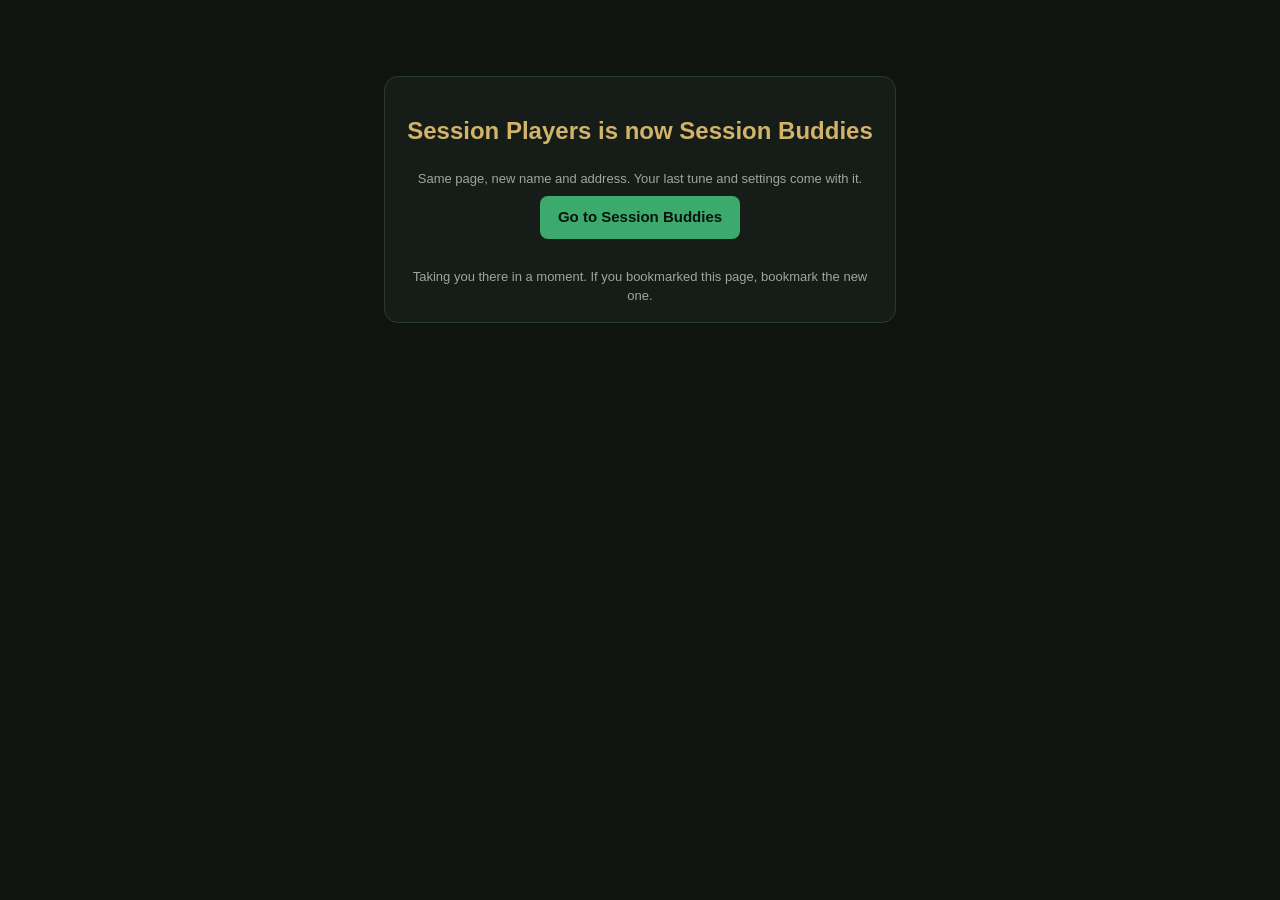
<file: players/index.html>
<!DOCTYPE html>
<html lang="en">
<head>
<meta charset="utf-8">
<meta name="viewport" content="width=device-width, initial-scale=1, viewport-fit=cover">
<meta name="theme-color" content="#0f1411">
<!-- Session Players was renamed Session Buddies (1.8.0) and moved to
     /buddies/. This page stays at the old address, for bookmarks: it says
     so, links there, and goes on by itself after a moment. -->
<meta http-equiv="refresh" content="3; url=../buddies/">
<title>Session Buddies</title>
<link rel="icon" href="../icons/icon-192.png" sizes="192x192" type="image/png">
<link rel="apple-touch-icon" href="../icons/apple-touch-icon.png">
<link rel="stylesheet" href="../css/app.css">
<style>
  .moved { max-width: 32rem; margin: 3rem auto; text-align: center; }
  .moved h1 { color: var(--skin); font-size: 1.5rem; }
  .moved .action {
    display: inline-block; margin: 0.5rem 0 1rem; text-decoration: none;
    background: var(--accent); color: var(--on-accent); border-radius: 8px;
    padding: 10px 18px; font-size: 15px; font-weight: 600;
  }
</style>
</head>
<body>
<main class="app">
  <section class="panel moved">
    <h1>Session Players is now Session Buddies</h1>
    <p class="blurb">Same page, new name and address. Your last tune and settings come with it.</p>
    <a id="moved-link" class="action" href="../buddies/">Go to Session Buddies</a>
    <p class="blurb">Taking you there in a moment. If you bookmarked this page, bookmark the new one.</p>
  </section>
</main>
</body>
</html>
</file>
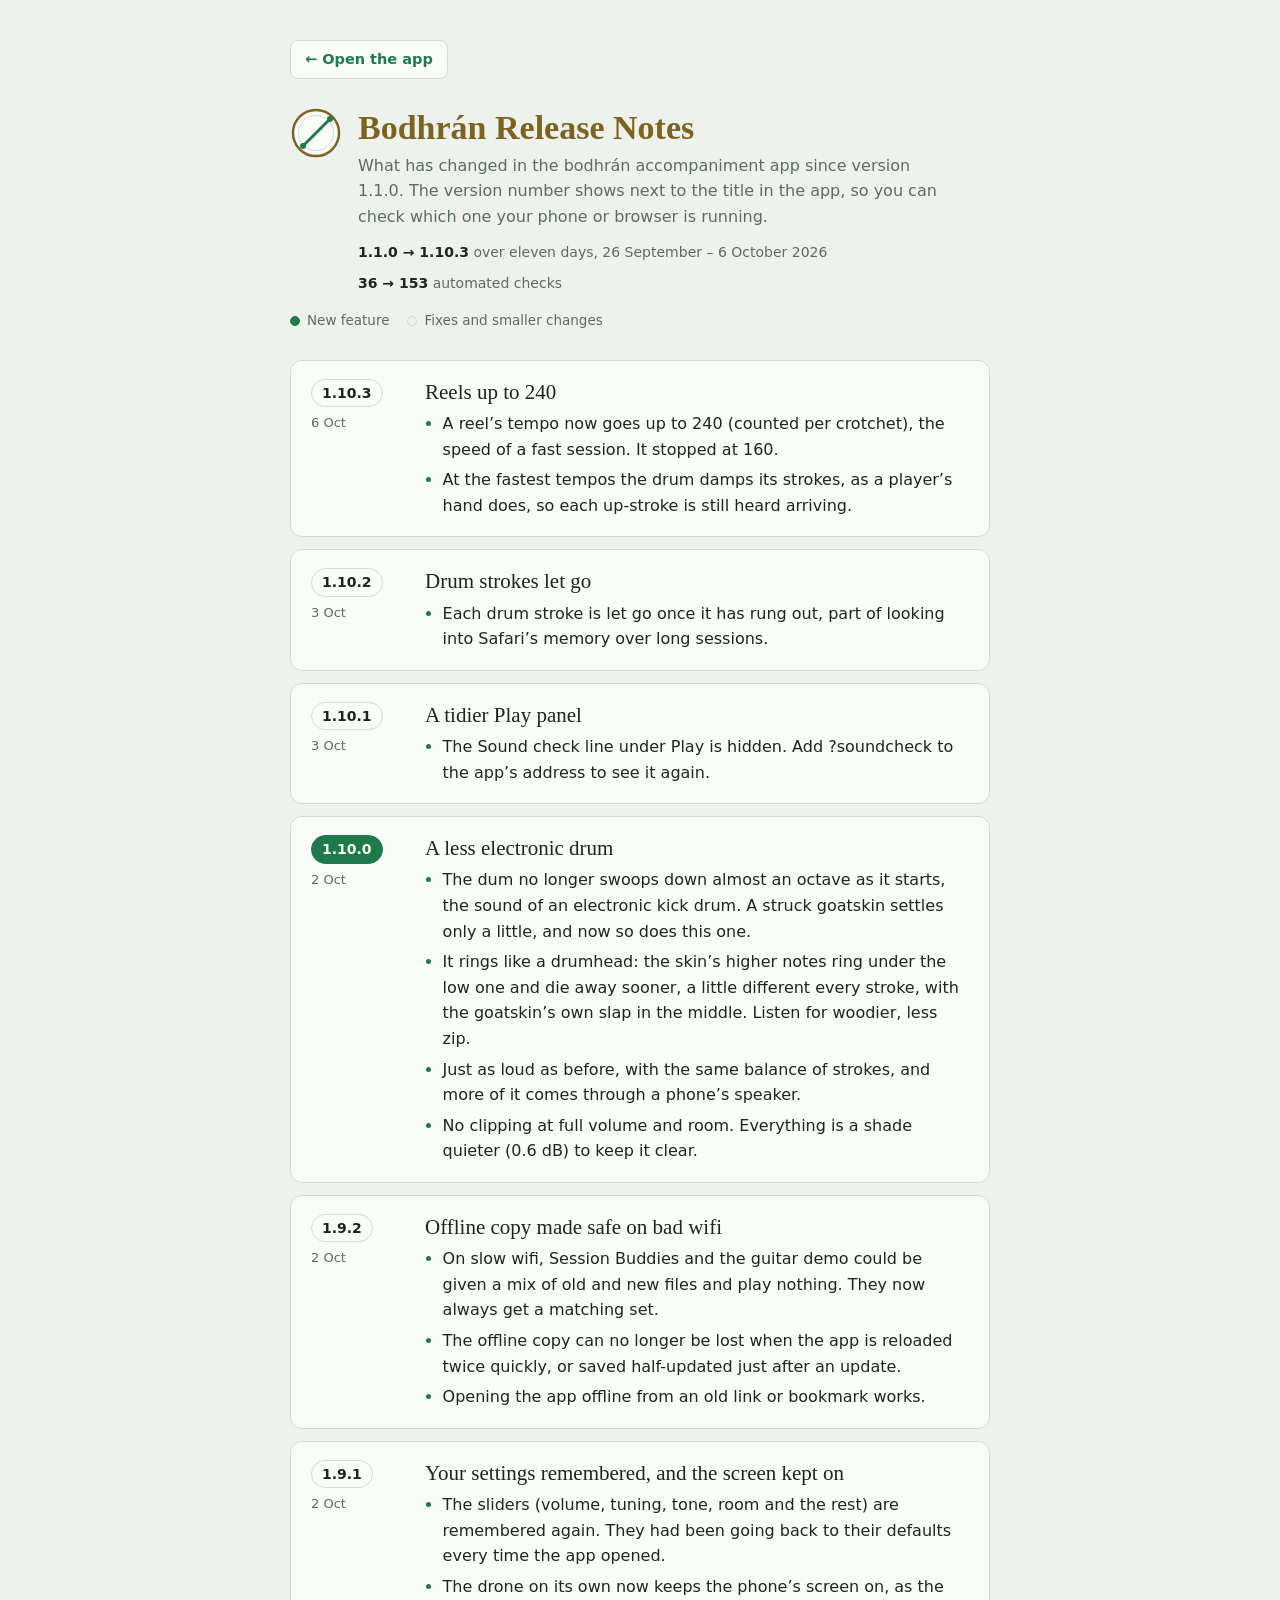
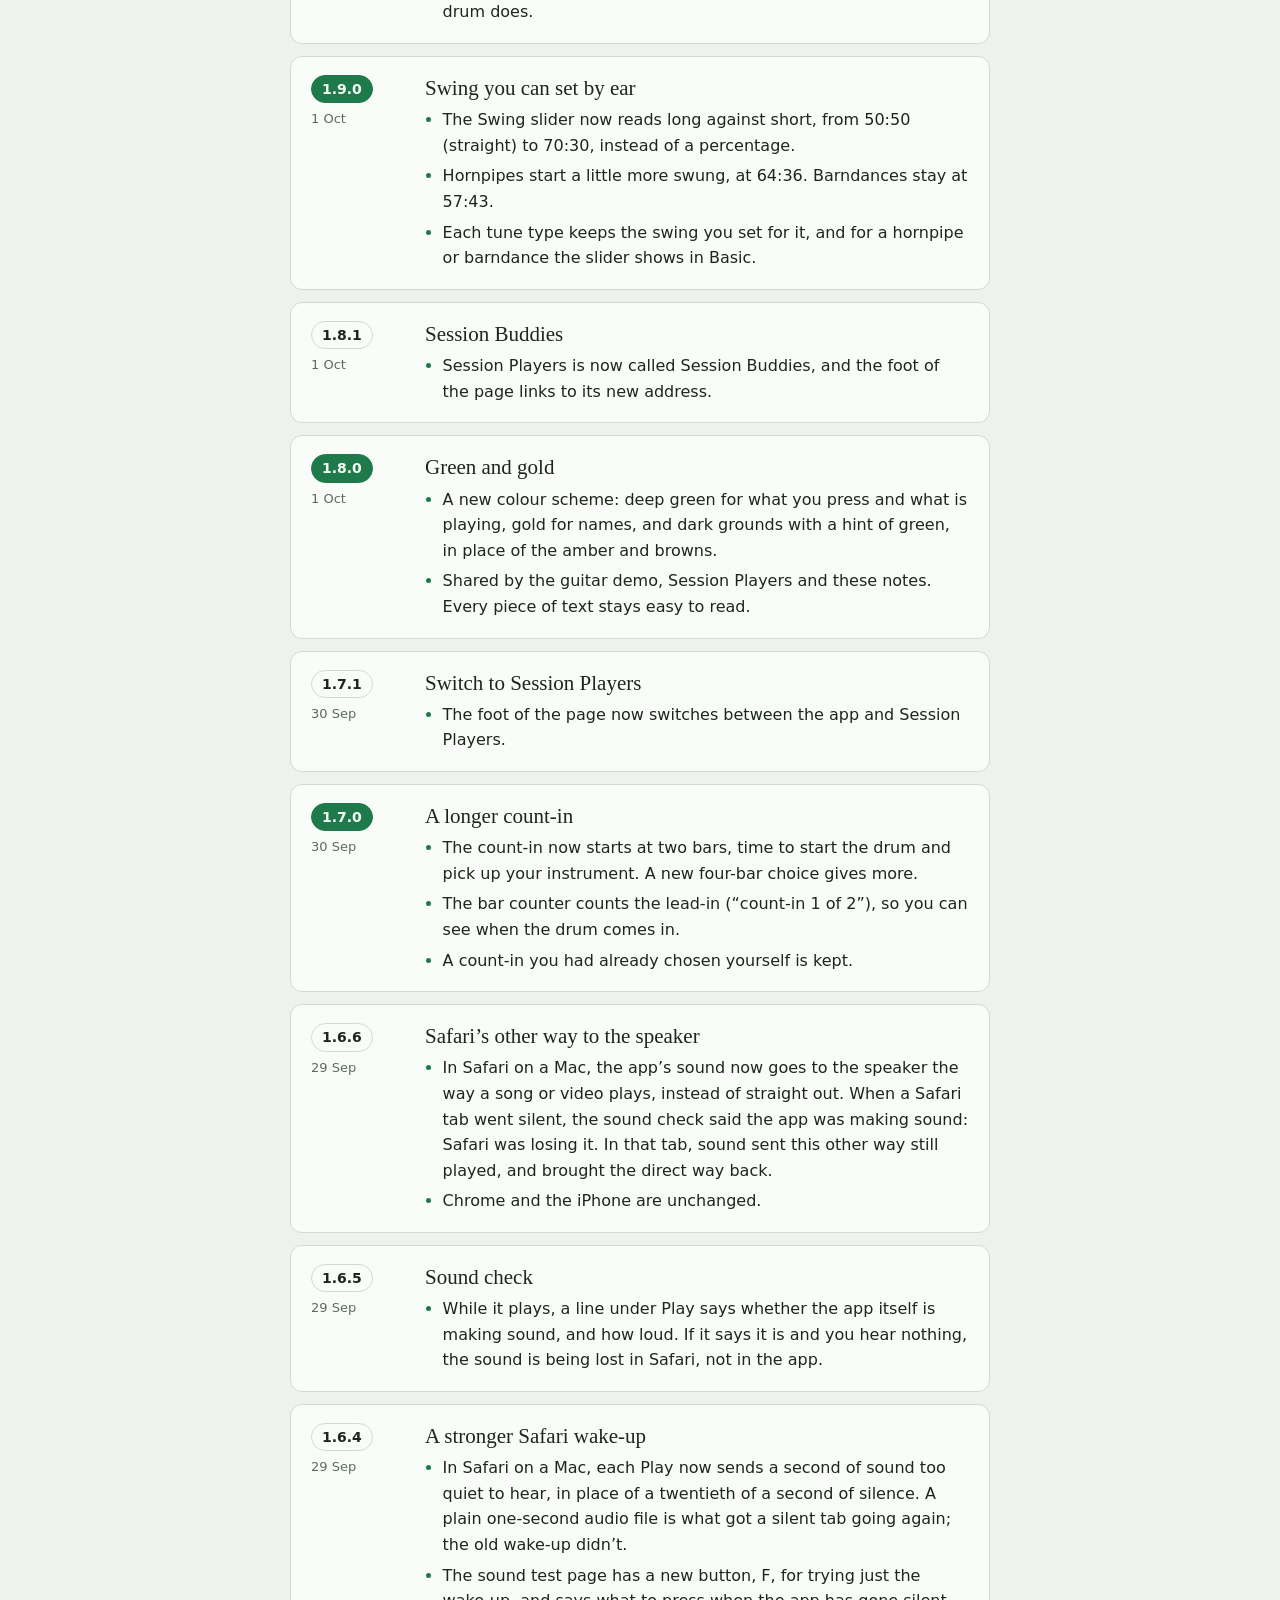
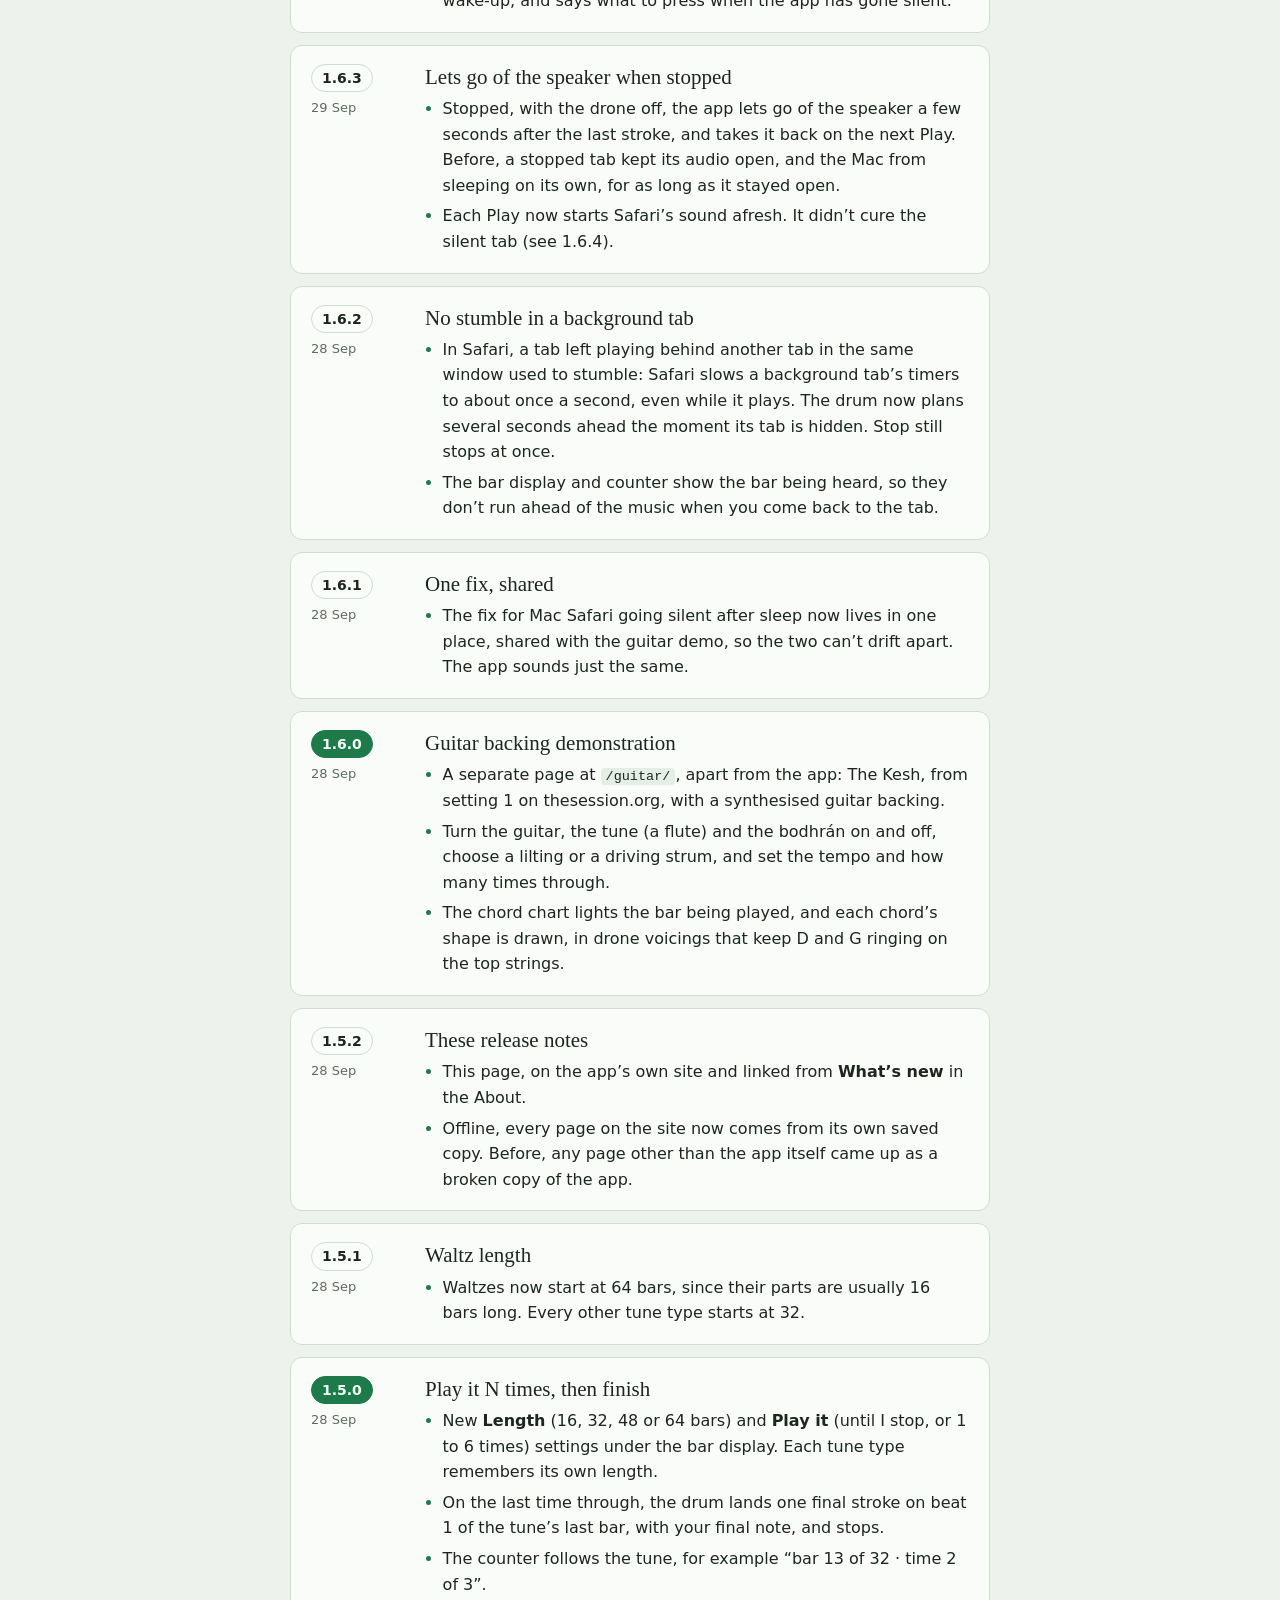
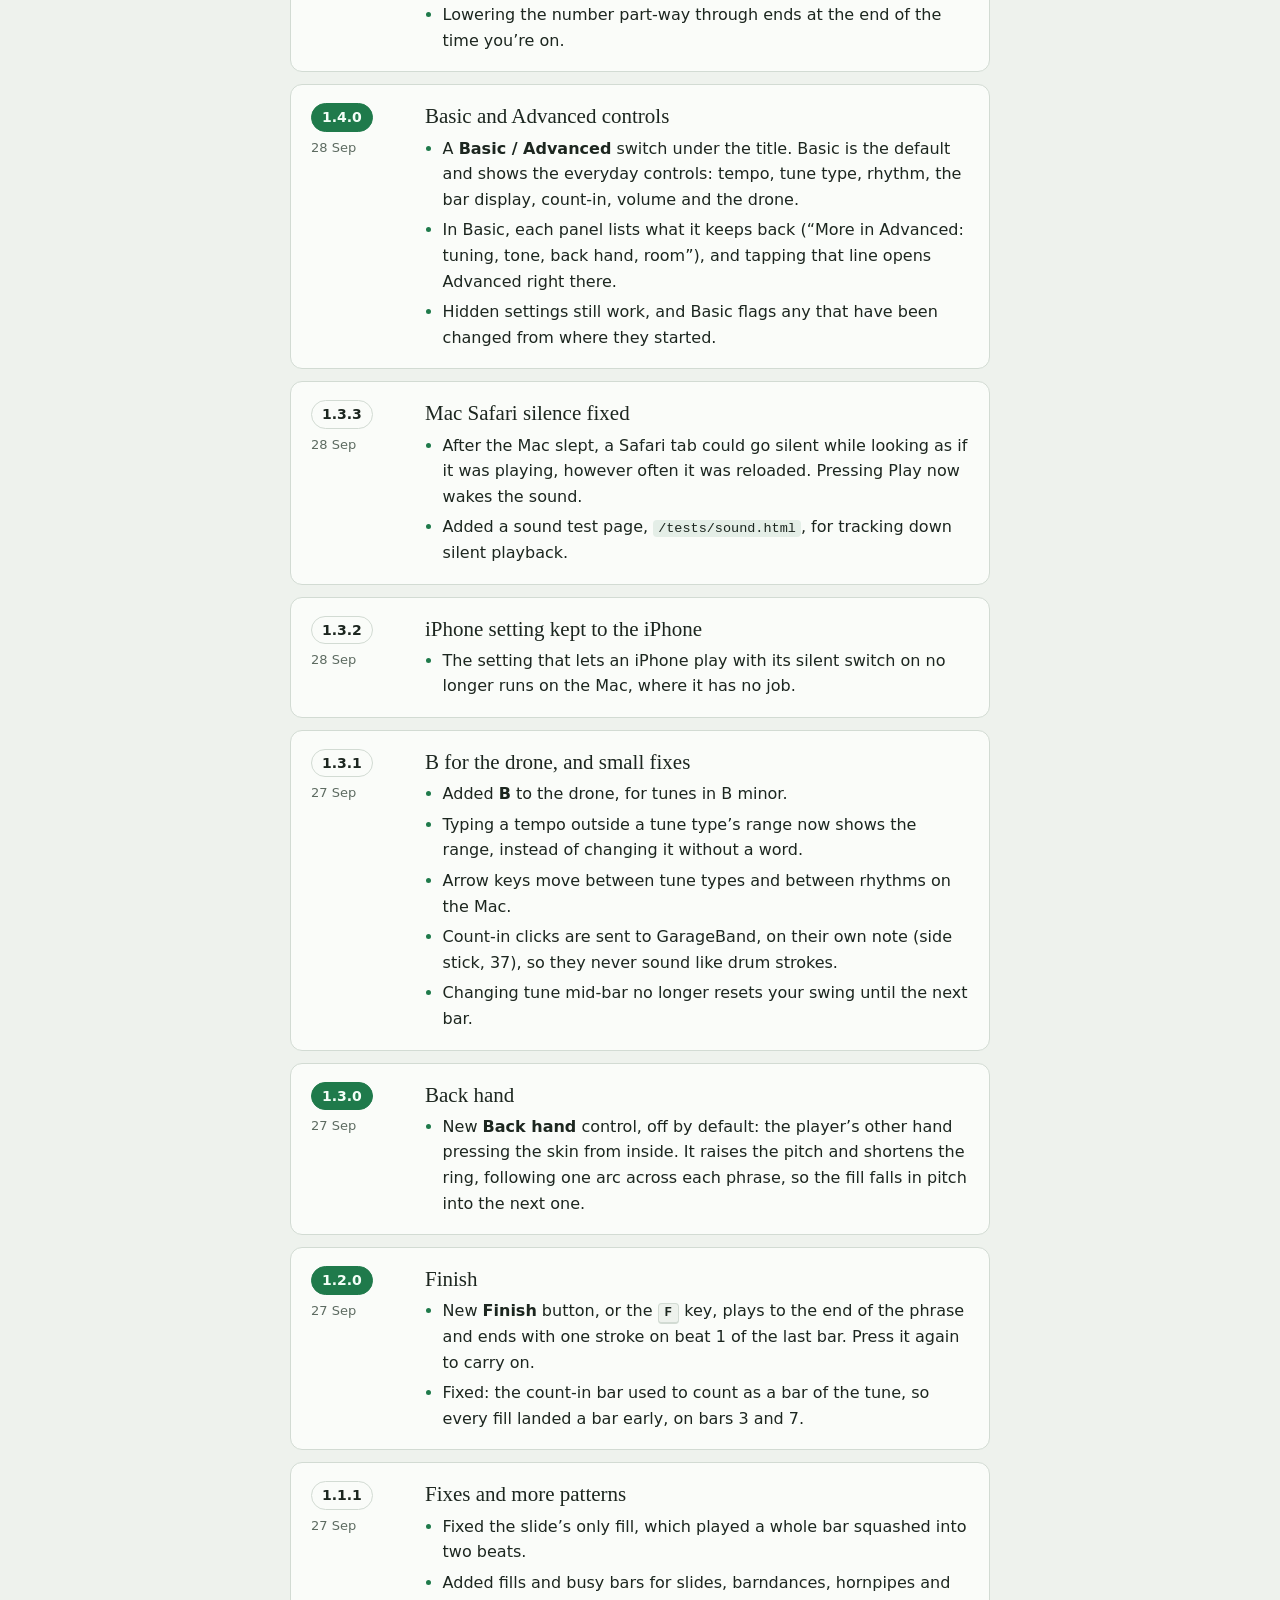
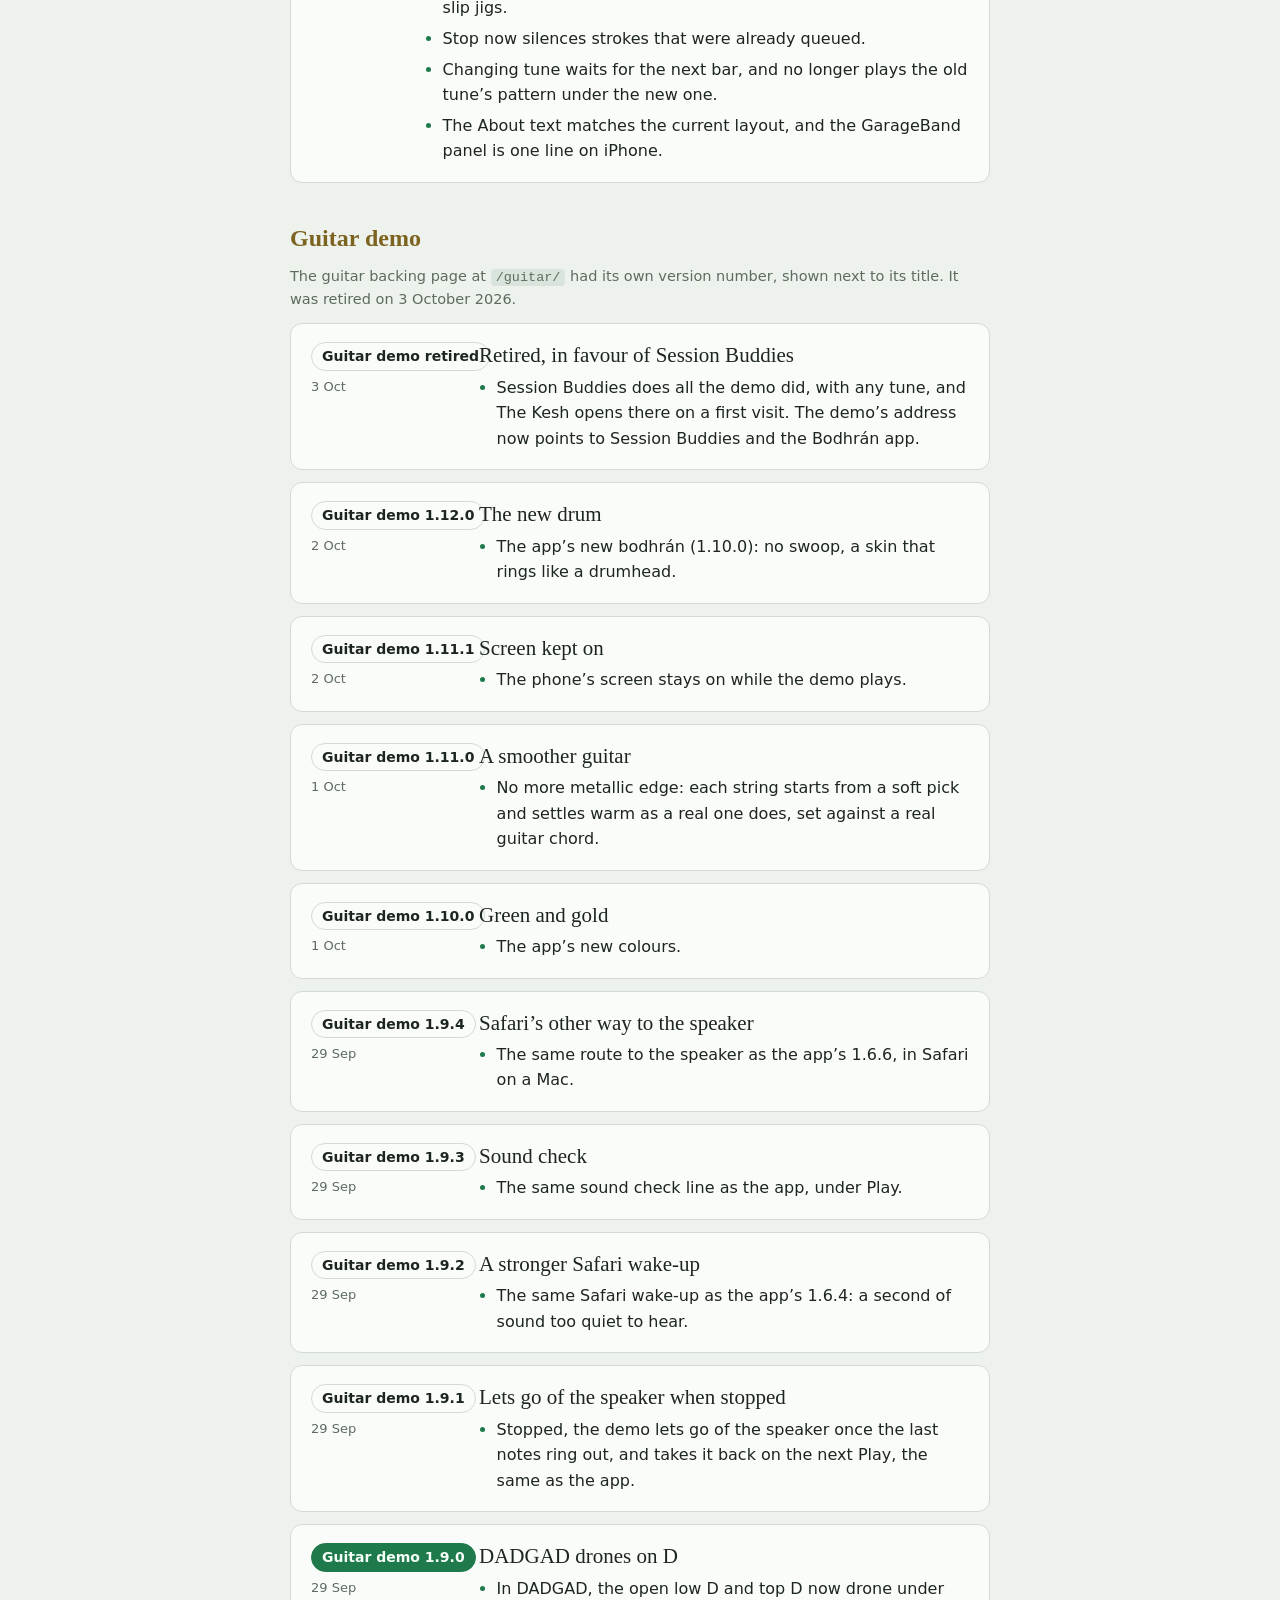
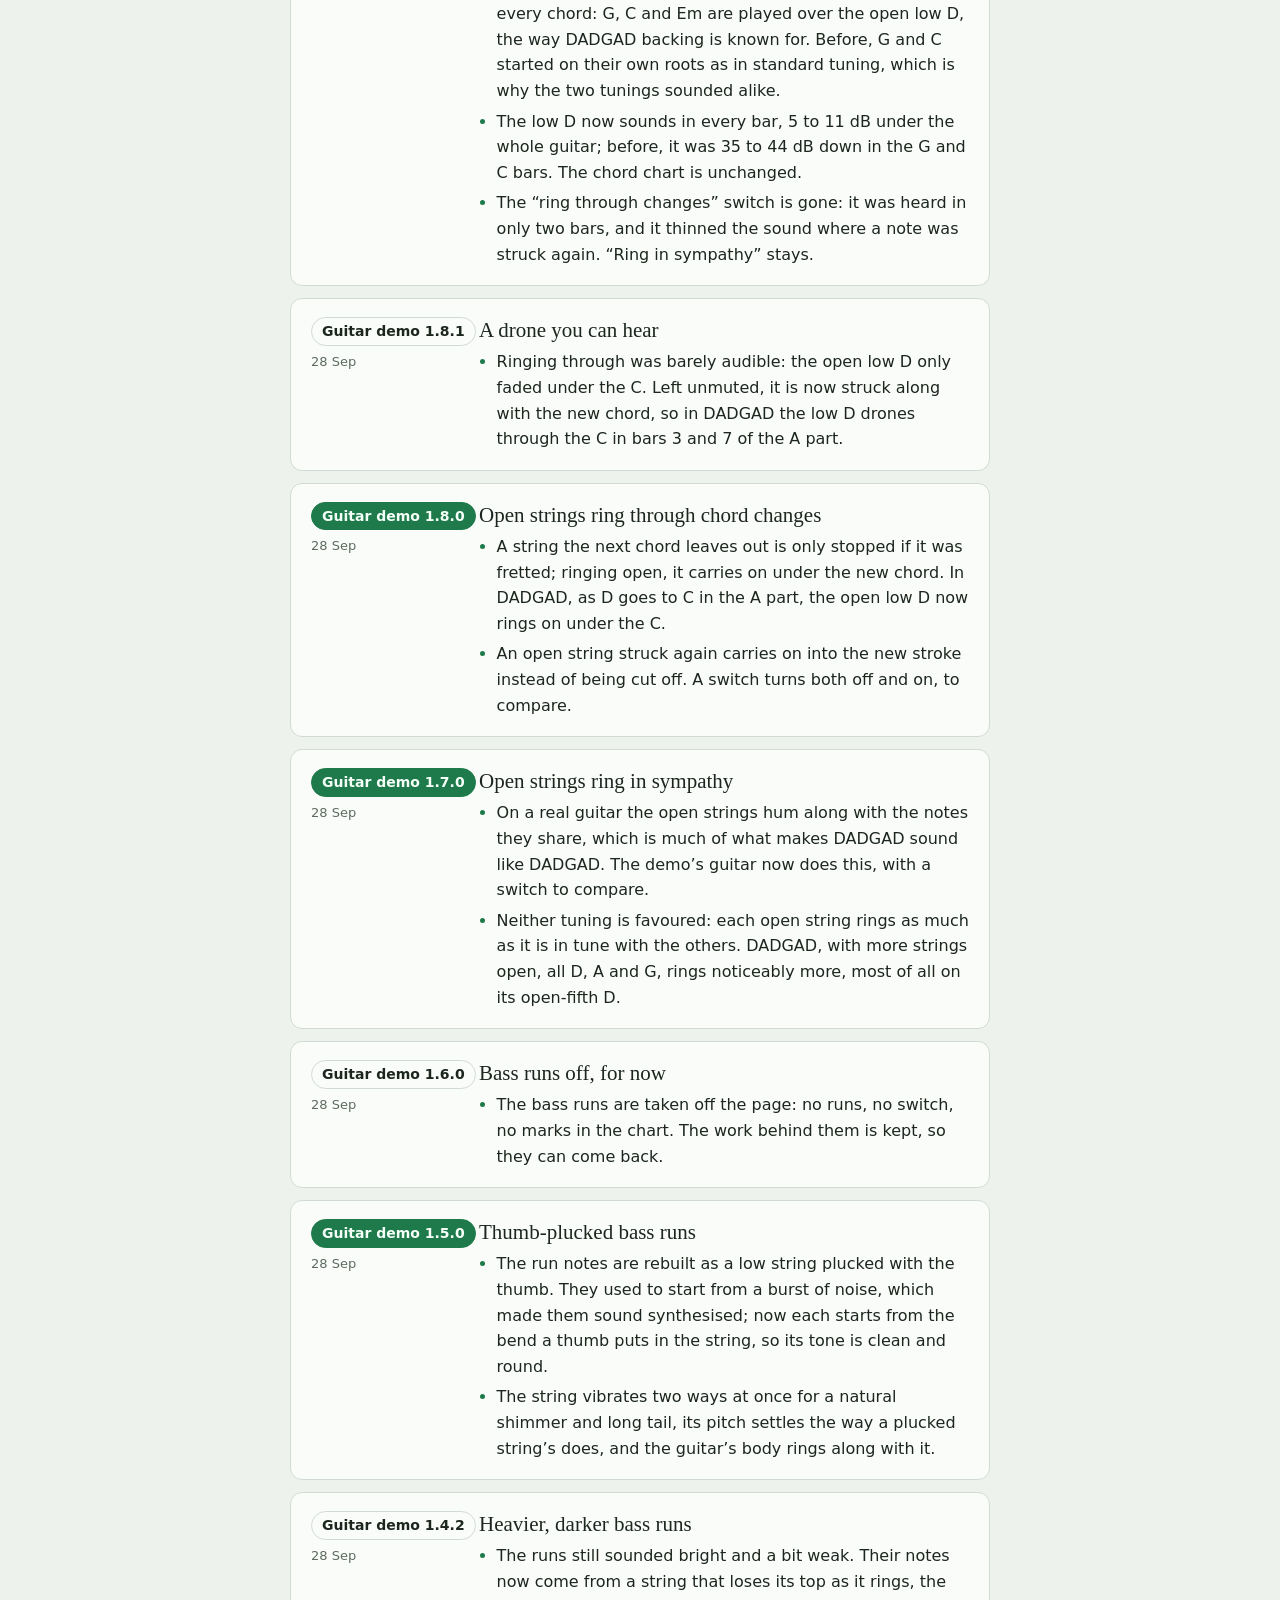
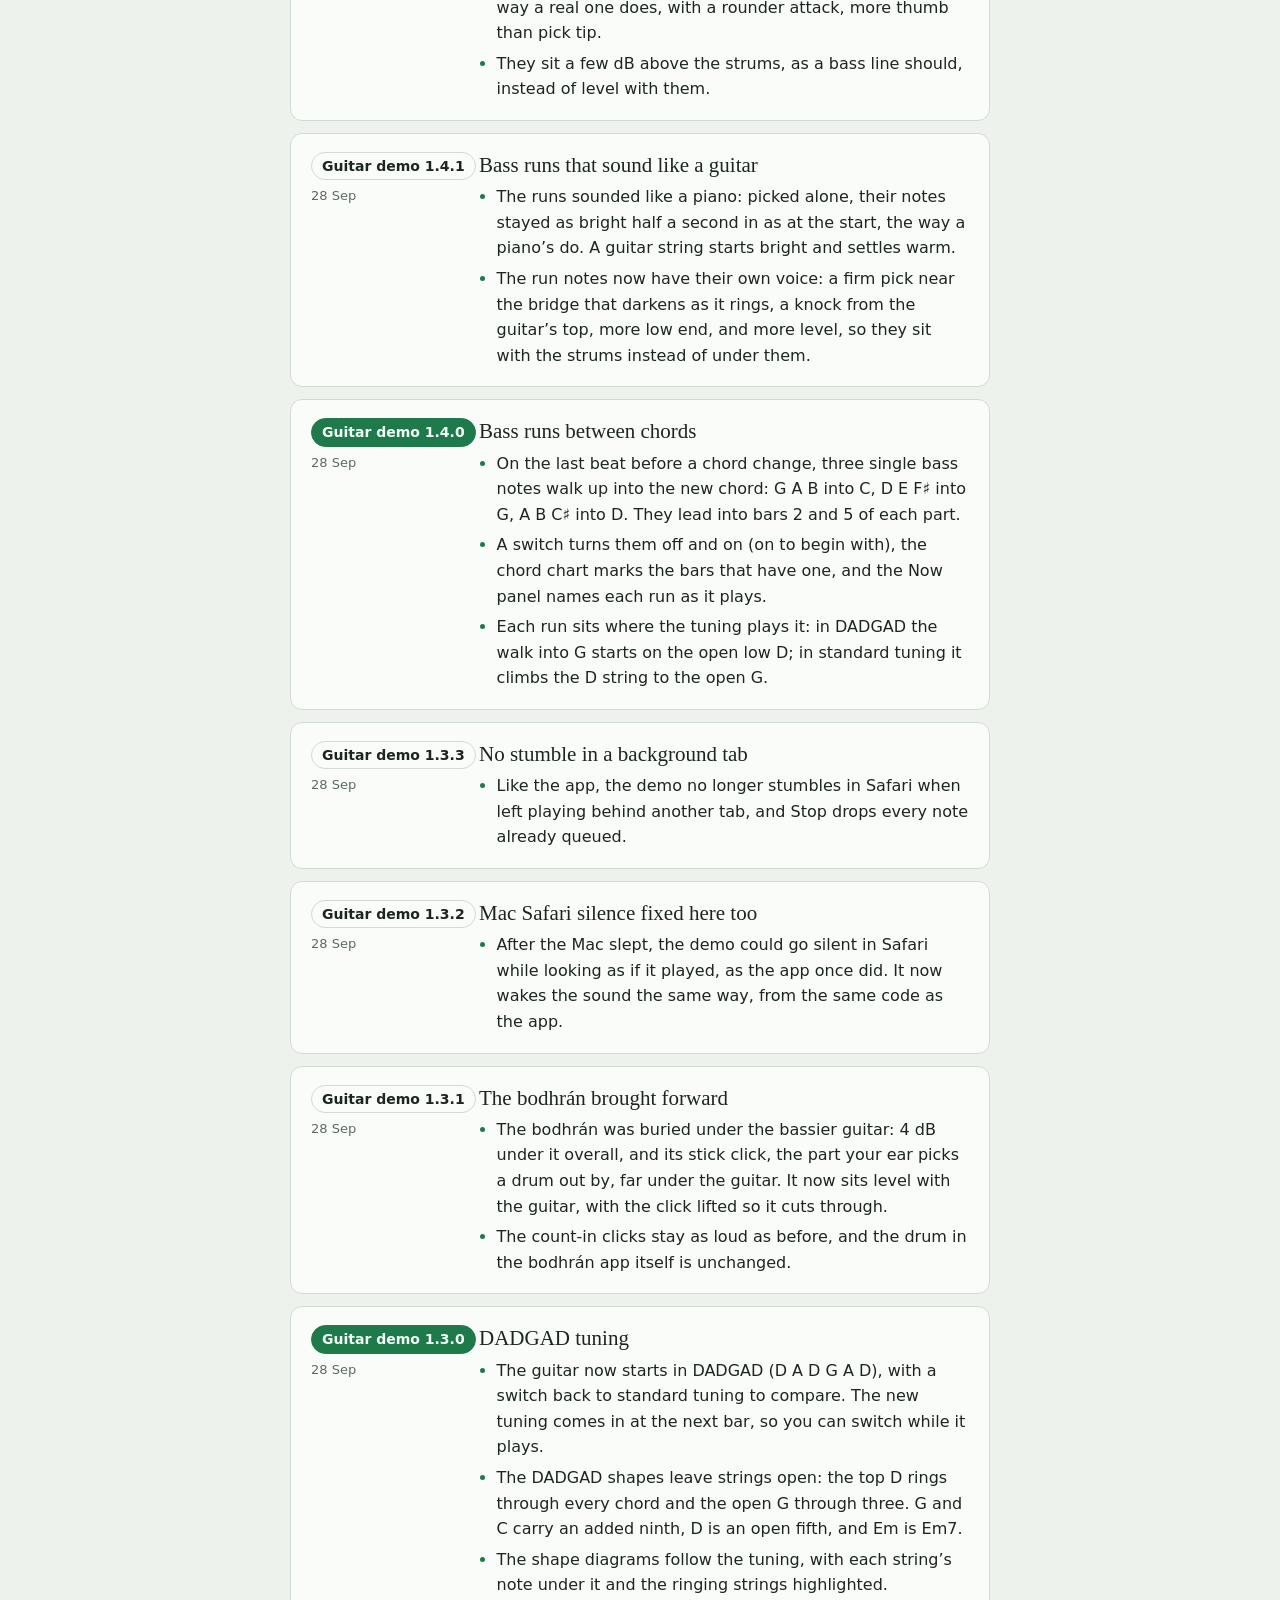
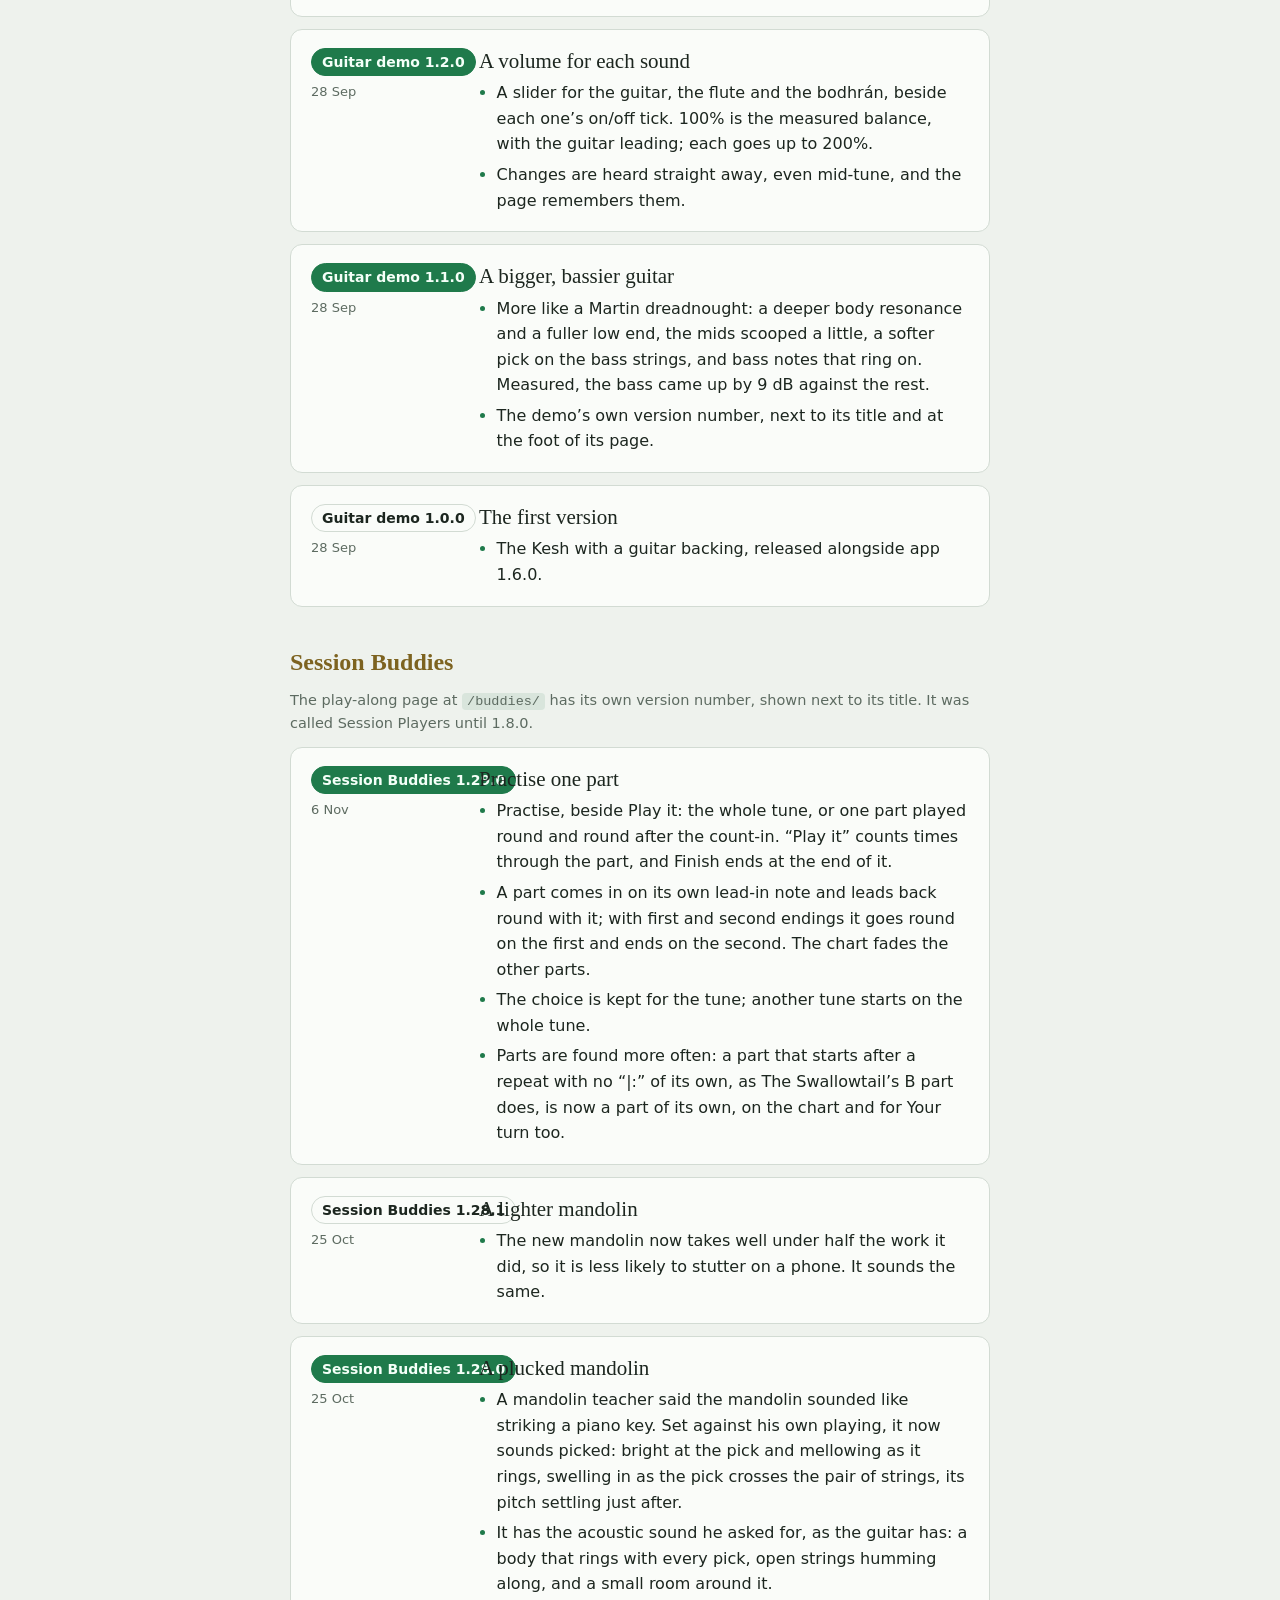
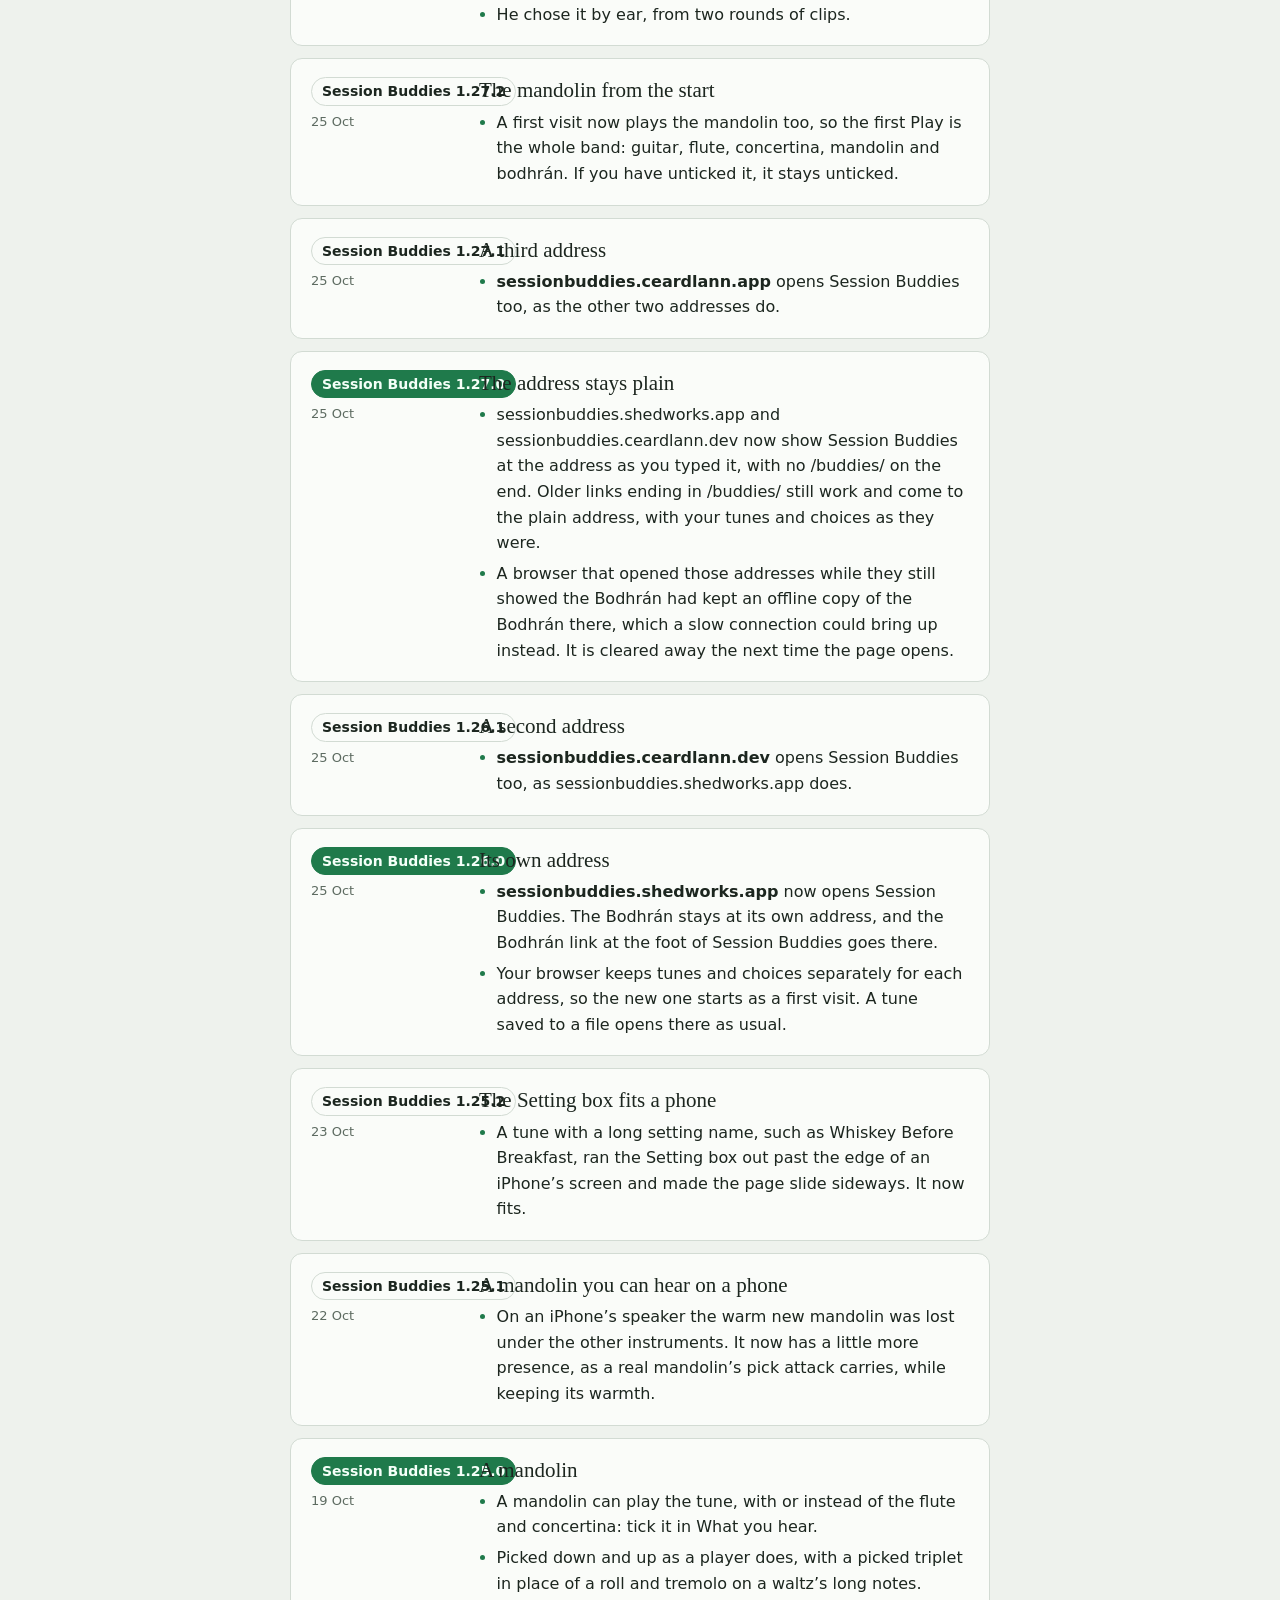
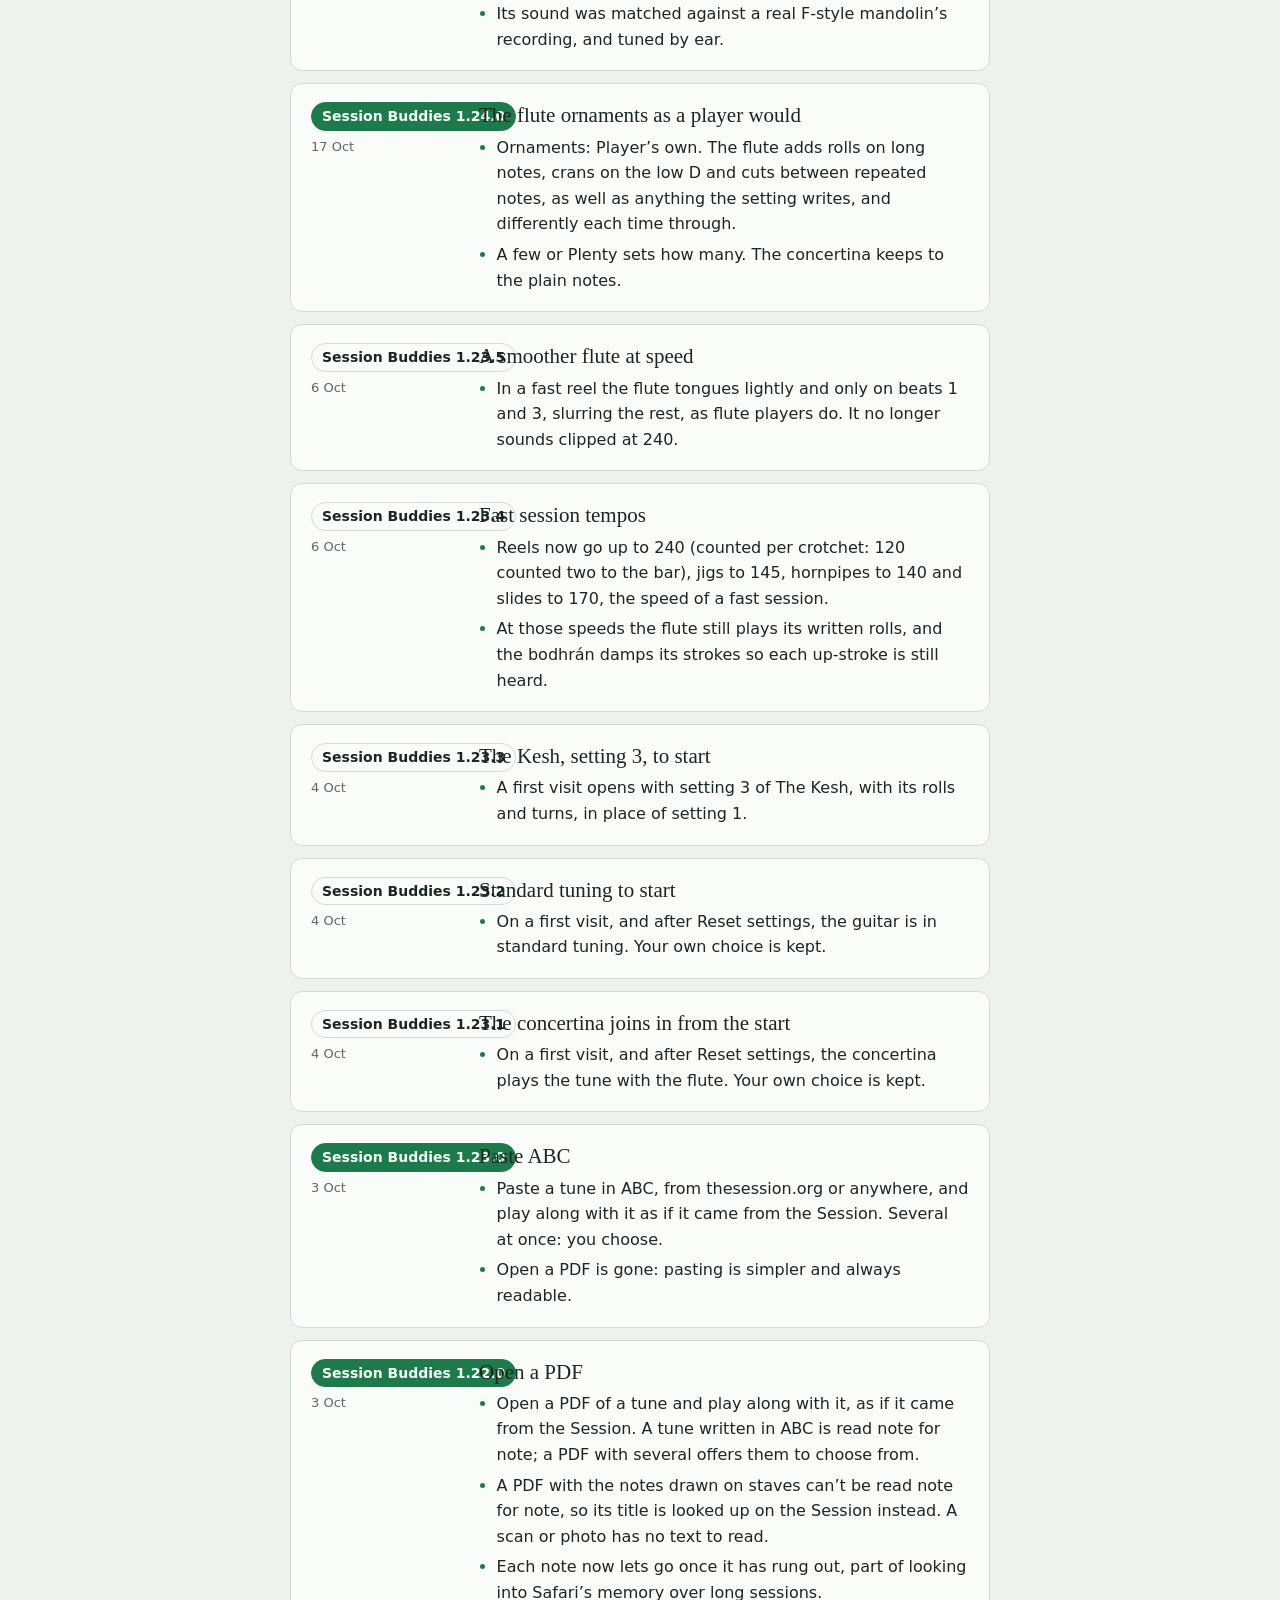
<file: release-notes/index.html>
<!DOCTYPE html>
<html lang="en">
<head>
<meta charset="utf-8">
<meta name="viewport" content="width=device-width, initial-scale=1, viewport-fit=cover">
<meta name="theme-color" content="#0f1411">
<meta name="description" content="What has changed in the Bodhrán accompaniment app, version by version.">
<title>Bodhrán Release Notes</title>
<link rel="icon" href="../icons/icon-192.png" sizes="192x192" type="image/png">
<link rel="apple-touch-icon" href="../icons/apple-touch-icon.png">
<style>
  /* Dark first, like the app itself: green and gold. */
  :root {
    color-scheme: dark;
    --bg: #0f1411;
    --panel: #161d18;
    --line: #2c3b31;
    --ink: #eef0e8;
    --muted: #9aa89c;
    --brand: #d1b36a;
    --accent: #3daa6d;
    --accent-ink: #06150c;
    --accent-soft: rgba(61, 170, 109, 0.12);
  }
  @media (prefers-color-scheme: light) {
    :root {
      color-scheme: light;
      --bg: #eef2ed;
      --panel: #fafcf9;
      --line: #d2dbd3;
      --ink: #1c261f;
      --muted: #5d6b61;
      --brand: #7d6320;
      --accent: #1f7a4b;
      --accent-ink: #f4fff8;
      --accent-soft: rgba(31, 122, 75, 0.10);
    }
  }

  * { box-sizing: border-box; }
  body {
    margin: 0;
    background: var(--bg);
    color: var(--ink);
    font: 16px/1.6 -apple-system, "SF Pro Text", "Segoe UI", system-ui, sans-serif;
    padding: 40px 18px 64px;
  }
  .wrap { max-width: 700px; margin: 0 auto; display: flex; flex-direction: column; gap: 28px; }

  header { display: flex; gap: 16px; align-items: flex-start; }
  .mark { flex: 0 0 auto; width: 52px; height: 52px; }
  h1 {
    font-family: "Iowan Old Style", "Palatino Linotype", Palatino, Georgia, serif;
    font-weight: 700;
    font-size: 34px;
    line-height: 1.1;
    color: var(--brand);
    margin: 2px 0 6px;
    text-wrap: balance;
  }
  .lede { margin: 0; color: var(--muted); max-width: 58ch; }
  .facts {
    display: flex; flex-wrap: wrap; gap: 8px 22px;
    margin: 12px 0 0; padding: 0; list-style: none;
    font-size: 14px; color: var(--muted);
  }
  .facts b { color: var(--ink); font-weight: 600; font-variant-numeric: tabular-nums; }

  .releases { display: flex; flex-direction: column; gap: 12px; }
  .release {
    display: grid;
    grid-template-columns: 96px 1fr;
    gap: 4px 18px;
    padding: 18px 20px;
    background: var(--panel);
    border: 1px solid var(--line);
    border-radius: 12px;
  }
  .when { display: flex; flex-direction: column; gap: 6px; align-items: flex-start; }
  .ver {
    font-weight: 600; font-size: 14px;
    font-variant-numeric: tabular-nums;
    padding: 2px 10px; border-radius: 999px;
    border: 1px solid var(--line); color: var(--ink);
  }
  .feature .ver { background: var(--accent); border-color: var(--accent); color: var(--accent-ink); }
  .date { font-size: 13px; color: var(--muted); font-variant-numeric: tabular-nums; }
  h2 {
    font-family: "Iowan Old Style", "Palatino Linotype", Palatino, Georgia, serif;
    font-weight: 500;
    font-size: 21px;
    line-height: 1.25;
    margin: 0 0 6px;
    text-wrap: balance;
  }
  ul.changes { margin: 0; padding-left: 1.1em; display: flex; flex-direction: column; gap: 5px; }
  ul.changes li::marker { color: var(--accent); }
  .kind {
    font-size: 11.5px; letter-spacing: 0.08em; text-transform: uppercase;
    color: var(--muted); margin-left: 8px; font-family: -apple-system, "Segoe UI", system-ui, sans-serif;
    font-weight: 600; vertical-align: 2px;
  }
  code {
    font: 13.5px/1.4 ui-monospace, Menlo, Consolas, monospace;
    background: var(--accent-soft); padding: 1px 5px; border-radius: 4px;
  }
  .key {
    font: 600 12.5px/1 ui-monospace, Menlo, Consolas, monospace;
    border: 1px solid var(--line); border-bottom-width: 2px;
    border-radius: 4px; padding: 2px 6px; background: var(--bg);
  }

  .legend { display: flex; flex-wrap: wrap; gap: 8px 18px; font-size: 13.5px; color: var(--muted); margin: -12px 0 0; }
  .legend span { display: inline-flex; align-items: center; gap: 7px; }
  .dot { width: 10px; height: 10px; border-radius: 50%; border: 1px solid var(--line); }
  .dot.f { background: var(--accent); border-color: var(--accent); }

  .back {
    align-self: flex-start;
    display: inline-flex; align-items: center; gap: 8px;
    font-size: 14.5px; font-weight: 600; color: var(--accent); text-decoration: none;
    padding: 7px 14px; border: 1px solid var(--line); border-radius: 8px; background: var(--panel);
  }
  .back:hover, .back:focus-visible { border-color: var(--accent); }
  a:focus-visible { outline: 2px solid var(--accent); outline-offset: 2px; }
  footer a { color: var(--accent); }
  .demo-notes { display: flex; flex-direction: column; gap: 12px; }
  .section-h {
    font-family: "Iowan Old Style", "Palatino Linotype", Palatino, Georgia, serif;
    font-weight: 700; font-size: 24px; color: var(--brand); margin: 12px 0 0;
  }
  .section-note { margin: 0; color: var(--muted); font-size: 14.5px; }
  .release .ver { white-space: nowrap; }
  .demo-notes .release { grid-template-columns: 150px 1fr; }
  footer { font-size: 14px; color: var(--muted); border-top: 1px solid var(--line); padding-top: 18px; }
  footer p { margin: 0 0 8px; max-width: 62ch; }

  @media (max-width: 520px) {
    body { padding-block: 28px 48px; }
    h1 { font-size: 28px; }
    .release, .demo-notes .release { grid-template-columns: 1fr; padding: 16px; }
    .when { flex-direction: row; align-items: center; gap: 10px; margin-bottom: 4px; }
  }
</style>
</head>
<body>

<div class="wrap">
  <a class="back" href="../">&larr; Open the app</a>
  <header>
    <svg class="mark" viewBox="0 0 52 52" aria-hidden="true">
      <circle cx="26" cy="26" r="23" style="fill:var(--panel);stroke:var(--brand)" stroke-width="2.5"/>
      <circle cx="26" cy="26" r="17.5" fill="none" style="stroke:var(--line)" stroke-width="1"/>
      <line x1="13" y1="39" x2="40" y2="12" style="stroke:var(--accent)" stroke-width="3" stroke-linecap="round"/>
      <circle cx="13" cy="39" r="3" style="fill:var(--accent)"/>
      <circle cx="40" cy="12" r="3" style="fill:var(--accent)"/>
    </svg>
    <div>
      <h1>Bodhrán Release Notes</h1>
      <p class="lede">What has changed in the bodhrán accompaniment app since version 1.1.0.
      The version number shows next to the title in the app, so you can check which one
      your phone or browser is running.</p>
      <ul class="facts">
        <li><b>1.1.0 → 1.10.3</b> over eleven days, 26 September – 6 October 2026</li>
        <li><b>36 → 153</b> automated checks</li>
      </ul>
    </div>
  </header>

  <div class="legend" aria-hidden="true">
    <span><i class="dot f"></i> New feature</span>
    <span><i class="dot"></i> Fixes and smaller changes</span>
  </div>

  <main class="releases">

    <article class="release">
      <div class="when"><span class="ver">1.10.3</span><span class="date">6 Oct</span></div>
      <div>
        <h2>Reels up to 240</h2>
        <ul class="changes">
          <li>A reel’s tempo now goes up to 240 (counted per crotchet), the speed of a fast session. It stopped at 160.</li>
          <li>At the fastest tempos the drum damps its strokes, as a player’s hand does, so each up-stroke is still heard arriving.</li>
        </ul>
      </div>
    </article>
    <article class="release">
      <div class="when"><span class="ver">1.10.2</span><span class="date">3 Oct</span></div>
      <div>
        <h2>Drum strokes let go</h2>
        <ul class="changes">
          <li>Each drum stroke is let go once it has rung out, part of looking into Safari’s memory over long sessions.</li>
        </ul>
      </div>
    </article>
    <article class="release">
      <div class="when"><span class="ver">1.10.1</span><span class="date">3 Oct</span></div>
      <div>
        <h2>A tidier Play panel</h2>
        <ul class="changes">
          <li>The Sound check line under Play is hidden. Add ?soundcheck to the app’s address to see it again.</li>
        </ul>
      </div>
    </article>
    <article class="release feature">
      <div class="when"><span class="ver">1.10.0</span><span class="date">2 Oct</span></div>
      <div>
        <h2>A less electronic drum</h2>
        <ul class="changes">
          <li>The dum no longer swoops down almost an octave as it starts, the sound of an electronic kick drum. A struck goatskin settles only a little, and now so does this one.</li>
          <li>It rings like a drumhead: the skin’s higher notes ring under the low one and die away sooner, a little different every stroke, with the goatskin’s own slap in the middle. Listen for woodier, less zip.</li>
          <li>Just as loud as before, with the same balance of strokes, and more of it comes through a phone’s speaker.</li>
          <li>No clipping at full volume and room. Everything is a shade quieter (0.6 dB) to keep it clear.</li>
        </ul>
      </div>
    </article>
    <article class="release">
      <div class="when"><span class="ver">1.9.2</span><span class="date">2 Oct</span></div>
      <div>
        <h2>Offline copy made safe on bad wifi</h2>
        <ul class="changes">
          <li>On slow wifi, Session Buddies and the guitar demo could be given a mix of old and new files and play nothing. They now always get a matching set.</li>
          <li>The offline copy can no longer be lost when the app is reloaded twice quickly, or saved half-updated just after an update.</li>
          <li>Opening the app offline from an old link or bookmark works.</li>
        </ul>
      </div>
    </article>
    <article class="release">
      <div class="when"><span class="ver">1.9.1</span><span class="date">2 Oct</span></div>
      <div>
        <h2>Your settings remembered, and the screen kept on</h2>
        <ul class="changes">
          <li>The sliders (volume, tuning, tone, room and the rest) are remembered again. They had been going back to their defaults every time the app opened.</li>
          <li>The drone on its own now keeps the phone’s screen on, as the drum does.</li>
        </ul>
      </div>
    </article>
    <article class="release feature">
      <div class="when"><span class="ver">1.9.0</span><span class="date">1 Oct</span></div>
      <div>
        <h2>Swing you can set by ear</h2>
        <ul class="changes">
          <li>The Swing slider now reads long against short, from 50:50 (straight) to 70:30, instead of a percentage.</li>
          <li>Hornpipes start a little more swung, at 64:36. Barndances stay at 57:43.</li>
          <li>Each tune type keeps the swing you set for it, and for a hornpipe or barndance the slider shows in Basic.</li>
        </ul>
      </div>
    </article>
    <article class="release">
      <div class="when"><span class="ver">1.8.1</span><span class="date">1 Oct</span></div>
      <div>
        <h2>Session Buddies</h2>
        <ul class="changes">
          <li>Session Players is now called Session Buddies, and the foot of the page links to its new address.</li>
        </ul>
      </div>
    </article>
    <article class="release feature">
      <div class="when"><span class="ver">1.8.0</span><span class="date">1 Oct</span></div>
      <div>
        <h2>Green and gold</h2>
        <ul class="changes">
          <li>A new colour scheme: deep green for what you press and what is playing, gold for names, and dark grounds with a hint of green, in place of the amber and browns.</li>
          <li>Shared by the guitar demo, Session Players and these notes. Every piece of text stays easy to read.</li>
        </ul>
      </div>
    </article>
    <article class="release">
      <div class="when"><span class="ver">1.7.1</span><span class="date">30 Sep</span></div>
      <div>
        <h2>Switch to Session Players</h2>
        <ul class="changes">
          <li>The foot of the page now switches between the app and Session Players.</li>
        </ul>
      </div>
    </article>
    <article class="release feature">
      <div class="when"><span class="ver">1.7.0</span><span class="date">30 Sep</span></div>
      <div>
        <h2>A longer count-in</h2>
        <ul class="changes">
          <li>The count-in now starts at two bars, time to start the drum and pick up your instrument. A new four-bar choice gives more.</li>
          <li>The bar counter counts the lead-in (“count-in 1 of 2”), so you can see when the drum comes in.</li>
          <li>A count-in you had already chosen yourself is kept.</li>
        </ul>
      </div>
    </article>
    <article class="release">
      <div class="when"><span class="ver">1.6.6</span><span class="date">29 Sep</span></div>
      <div>
        <h2>Safari’s other way to the speaker</h2>
        <ul class="changes">
          <li>In Safari on a Mac, the app’s sound now goes to the speaker the way a song or video plays, instead of straight out. When a Safari tab went silent, the sound check said the app was making sound: Safari was losing it. In that tab, sound sent this other way still played, and brought the direct way back.</li>
          <li>Chrome and the iPhone are unchanged.</li>
        </ul>
      </div>
    </article>
    <article class="release">
      <div class="when"><span class="ver">1.6.5</span><span class="date">29 Sep</span></div>
      <div>
        <h2>Sound check</h2>
        <ul class="changes">
          <li>While it plays, a line under Play says whether the app itself is making sound, and how loud. If it says it is and you hear nothing, the sound is being lost in Safari, not in the app.</li>
        </ul>
      </div>
    </article>
    <article class="release">
      <div class="when"><span class="ver">1.6.4</span><span class="date">29 Sep</span></div>
      <div>
        <h2>A stronger Safari wake-up</h2>
        <ul class="changes">
          <li>In Safari on a Mac, each Play now sends a second of sound too quiet to hear, in place of a twentieth of a second of silence. A plain one-second audio file is what got a silent tab going again; the old wake-up didn’t.</li>
          <li>The sound test page has a new button, F, for trying just the wake-up, and says what to press when the app has gone silent.</li>
        </ul>
      </div>
    </article>
    <article class="release">
      <div class="when"><span class="ver">1.6.3</span><span class="date">29 Sep</span></div>
      <div>
        <h2>Lets go of the speaker when stopped</h2>
        <ul class="changes">
          <li>Stopped, with the drone off, the app lets go of the speaker a few seconds after the last stroke, and takes it back on the next Play. Before, a stopped tab kept its audio open, and the Mac from sleeping on its own, for as long as it stayed open.</li>
          <li>Each Play now starts Safari’s sound afresh. It didn’t cure the silent tab (see 1.6.4).
        </ul>
      </div>
    </article>
    <article class="release">
      <div class="when"><span class="ver">1.6.2</span><span class="date">28 Sep</span></div>
      <div>
        <h2>No stumble in a background tab</h2>
        <ul class="changes">
          <li>In Safari, a tab left playing behind another tab in the same window used to stumble: Safari slows a background tab’s timers to about once a second, even while it plays. The drum now plans several seconds ahead the moment its tab is hidden. Stop still stops at once.</li>
          <li>The bar display and counter show the bar being heard, so they don’t run ahead of the music when you come back to the tab.</li>
        </ul>
      </div>
    </article>

    <article class="release">
      <div class="when"><span class="ver">1.6.1</span><span class="date">28 Sep</span></div>
      <div>
        <h2>One fix, shared</h2>
        <ul class="changes">
          <li>The fix for Mac Safari going silent after sleep now lives in one place, shared with the guitar demo, so the two can’t drift apart. The app sounds just the same.</li>
        </ul>
      </div>
    </article>

    <article class="release feature">
      <div class="when"><span class="ver">1.6.0</span><span class="date">28 Sep</span></div>
      <div>
        <h2>Guitar backing demonstration</h2>
        <ul class="changes">
          <li>A separate page at <code>/guitar/</code>, apart from the app: The Kesh, from setting 1 on thesession.org, with a synthesised guitar backing.</li>
          <li>Turn the guitar, the tune (a flute) and the bodhrán on and off, choose a lilting or a driving strum, and set the tempo and how many times through.</li>
          <li>The chord chart lights the bar being played, and each chord’s shape is drawn, in drone voicings that keep D and G ringing on the top strings.</li>
        </ul>
      </div>
    </article>

    <article class="release">
      <div class="when"><span class="ver">1.5.2</span><span class="date">28 Sep</span></div>
      <div>
        <h2>These release notes</h2>
        <ul class="changes">
          <li>This page, on the app’s own site and linked from <b>What’s new</b> in the About.</li>
          <li>Offline, every page on the site now comes from its own saved copy. Before, any page other than the app itself came up as a broken copy of the app.</li>
        </ul>
      </div>
    </article>

    <article class="release">
      <div class="when"><span class="ver">1.5.1</span><span class="date">28 Sep</span></div>
      <div>
        <h2>Waltz length</h2>
        <ul class="changes">
          <li>Waltzes now start at 64 bars, since their parts are usually 16 bars long. Every other tune type starts at 32.</li>
        </ul>
      </div>
    </article>

    <article class="release feature">
      <div class="when"><span class="ver">1.5.0</span><span class="date">28 Sep</span></div>
      <div>
        <h2>Play it N times, then finish</h2>
        <ul class="changes">
          <li>New <b>Length</b> (16, 32, 48 or 64 bars) and <b>Play it</b> (until I stop, or 1 to 6 times) settings under the bar display. Each tune type remembers its own length.</li>
          <li>On the last time through, the drum lands one final stroke on beat 1 of the tune’s last bar, with your final note, and stops.</li>
          <li>The counter follows the tune, for example “bar 13 of 32 · time 2 of 3”.</li>
          <li>Lowering the number part-way through ends at the end of the time you’re on.</li>
        </ul>
      </div>
    </article>

    <article class="release feature">
      <div class="when"><span class="ver">1.4.0</span><span class="date">28 Sep</span></div>
      <div>
        <h2>Basic and Advanced controls</h2>
        <ul class="changes">
          <li>A <b>Basic / Advanced</b> switch under the title. Basic is the default and shows the everyday controls: tempo, tune type, rhythm, the bar display, count-in, volume and the drone.</li>
          <li>In Basic, each panel lists what it keeps back (“More in Advanced: tuning, tone, back hand, room”), and tapping that line opens Advanced right there.</li>
          <li>Hidden settings still work, and Basic flags any that have been changed from where they started.</li>
        </ul>
      </div>
    </article>

    <article class="release">
      <div class="when"><span class="ver">1.3.3</span><span class="date">28 Sep</span></div>
      <div>
        <h2>Mac Safari silence fixed</h2>
        <ul class="changes">
          <li>After the Mac slept, a Safari tab could go silent while looking as if it was playing, however often it was reloaded. Pressing Play now wakes the sound.</li>
          <li>Added a sound test page, <code>/tests/sound.html</code>, for tracking down silent playback.</li>
        </ul>
      </div>
    </article>

    <article class="release">
      <div class="when"><span class="ver">1.3.2</span><span class="date">28 Sep</span></div>
      <div>
        <h2>iPhone setting kept to the iPhone</h2>
        <ul class="changes">
          <li>The setting that lets an iPhone play with its silent switch on no longer runs on the Mac, where it has no job.</li>
        </ul>
      </div>
    </article>

    <article class="release">
      <div class="when"><span class="ver">1.3.1</span><span class="date">27 Sep</span></div>
      <div>
        <h2>B for the drone, and small fixes</h2>
        <ul class="changes">
          <li>Added <b>B</b> to the drone, for tunes in B minor.</li>
          <li>Typing a tempo outside a tune type’s range now shows the range, instead of changing it without a word.</li>
          <li>Arrow keys move between tune types and between rhythms on the Mac.</li>
          <li>Count-in clicks are sent to GarageBand, on their own note (side stick, 37), so they never sound like drum strokes.</li>
          <li>Changing tune mid-bar no longer resets your swing until the next bar.</li>
        </ul>
      </div>
    </article>

    <article class="release feature">
      <div class="when"><span class="ver">1.3.0</span><span class="date">27 Sep</span></div>
      <div>
        <h2>Back hand</h2>
        <ul class="changes">
          <li>New <b>Back hand</b> control, off by default: the player’s other hand pressing the skin from inside. It raises the pitch and shortens the ring, following one arc across each phrase, so the fill falls in pitch into the next one.</li>
        </ul>
      </div>
    </article>

    <article class="release feature">
      <div class="when"><span class="ver">1.2.0</span><span class="date">27 Sep</span></div>
      <div>
        <h2>Finish</h2>
        <ul class="changes">
          <li>New <b>Finish</b> button, or the <span class="key">F</span> key, plays to the end of the phrase and ends with one stroke on beat 1 of the last bar. Press it again to carry on.</li>
          <li>Fixed: the count-in bar used to count as a bar of the tune, so every fill landed a bar early, on bars 3 and 7.</li>
        </ul>
      </div>
    </article>

    <article class="release">
      <div class="when"><span class="ver">1.1.1</span><span class="date">27 Sep</span></div>
      <div>
        <h2>Fixes and more patterns</h2>
        <ul class="changes">
          <li>Fixed the slide’s only fill, which played a whole bar squashed into two beats.</li>
          <li>Added fills and busy bars for slides, barndances, hornpipes and slip jigs.</li>
          <li>Stop now silences strokes that were already queued.</li>
          <li>Changing tune waits for the next bar, and no longer plays the old tune’s pattern under the new one.</li>
          <li>The About text matches the current layout, and the GarageBand panel is one line on iPhone.</li>
        </ul>
      </div>
    </article>

  </main>

  <section class="demo-notes" id="guitar">
    <h2 class="section-h">Guitar demo</h2>
    <p class="section-note">The guitar backing page at <code>/guitar/</code> had its own version number, shown next to its title. It was retired on 3 October 2026.</p>
    <article class="release">
      <div class="when"><span class="ver">Guitar demo retired</span><span class="date">3 Oct</span></div>
      <div>
        <h2>Retired, in favour of Session Buddies</h2>
        <ul class="changes">
          <li>Session Buddies does all the demo did, with any tune, and The Kesh opens there on a first visit. The demo’s address now points to Session Buddies and the Bodhrán app.</li>
        </ul>
      </div>
    </article>
    <article class="release">
      <div class="when"><span class="ver">Guitar demo 1.12.0</span><span class="date">2 Oct</span></div>
      <div>
        <h2>The new drum</h2>
        <ul class="changes">
          <li>The app’s new bodhrán (1.10.0): no swoop, a skin that rings like a drumhead.</li>
        </ul>
      </div>
    </article>
    <article class="release">
      <div class="when"><span class="ver">Guitar demo 1.11.1</span><span class="date">2 Oct</span></div>
      <div>
        <h2>Screen kept on</h2>
        <ul class="changes">
          <li>The phone’s screen stays on while the demo plays.</li>
        </ul>
      </div>
    </article>
    <article class="release">
      <div class="when"><span class="ver">Guitar demo 1.11.0</span><span class="date">1 Oct</span></div>
      <div>
        <h2>A smoother guitar</h2>
        <ul class="changes"><li>No more metallic edge: each string starts from a soft pick and settles warm as a real one does, set against a real guitar chord.</li></ul>
      </div>
    </article>
    <article class="release">
      <div class="when"><span class="ver">Guitar demo 1.10.0</span><span class="date">1 Oct</span></div>
      <div>
        <h2>Green and gold</h2>
        <ul class="changes"><li>The app’s new colours.</li></ul>
      </div>
    </article>
    <article class="release">
      <div class="when"><span class="ver">Guitar demo 1.9.4</span><span class="date">29 Sep</span></div>
      <div>
        <h2>Safari’s other way to the speaker</h2>
        <ul class="changes">
          <li>The same route to the speaker as the app’s 1.6.6, in Safari on a Mac.</li>
        </ul>
      </div>
    </article>
    <article class="release">
      <div class="when"><span class="ver">Guitar demo 1.9.3</span><span class="date">29 Sep</span></div>
      <div>
        <h2>Sound check</h2>
        <ul class="changes">
          <li>The same sound check line as the app, under Play.</li>
        </ul>
      </div>
    </article>
    <article class="release">
      <div class="when"><span class="ver">Guitar demo 1.9.2</span><span class="date">29 Sep</span></div>
      <div>
        <h2>A stronger Safari wake-up</h2>
        <ul class="changes">
          <li>The same Safari wake-up as the app’s 1.6.4: a second of sound too quiet to hear.</li>
        </ul>
      </div>
    </article>
    <article class="release">
      <div class="when"><span class="ver">Guitar demo 1.9.1</span><span class="date">29 Sep</span></div>
      <div>
        <h2>Lets go of the speaker when stopped</h2>
        <ul class="changes">
          <li>Stopped, the demo lets go of the speaker once the last notes ring out, and takes it back on the next Play, the same as the app.</li>
        </ul>
      </div>
    </article>
    <article class="release feature">
      <div class="when"><span class="ver">Guitar demo 1.9.0</span><span class="date">29 Sep</span></div>
      <div>
        <h2>DADGAD drones on D</h2>
        <ul class="changes">
          <li>In DADGAD, the open low D and top D now drone under every chord: G, C and Em are played over the open low D, the way DADGAD backing is known for. Before, G and C started on their own roots as in standard tuning, which is why the two tunings sounded alike.</li>
          <li>The low D now sounds in every bar, 5 to 11 dB under the whole guitar; before, it was 35 to 44 dB down in the G and C bars. The chord chart is unchanged.</li>
          <li>The “ring through changes” switch is gone: it was heard in only two bars, and it thinned the sound where a note was struck again. “Ring in sympathy” stays.</li>
        </ul>
      </div>
    </article>
    <article class="release">
      <div class="when"><span class="ver">Guitar demo 1.8.1</span><span class="date">28 Sep</span></div>
      <div>
        <h2>A drone you can hear</h2>
        <ul class="changes">
          <li>Ringing through was barely audible: the open low D only faded under the C. Left unmuted, it is now struck along with the new chord, so in DADGAD the low D drones through the C in bars 3 and 7 of the A part.</li>
        </ul>
      </div>
    </article>
    <article class="release feature">
      <div class="when"><span class="ver">Guitar demo 1.8.0</span><span class="date">28 Sep</span></div>
      <div>
        <h2>Open strings ring through chord changes</h2>
        <ul class="changes">
          <li>A string the next chord leaves out is only stopped if it was fretted; ringing open, it carries on under the new chord. In DADGAD, as D goes to C in the A part, the open low D now rings on under the C.</li>
          <li>An open string struck again carries on into the new stroke instead of being cut off. A switch turns both off and on, to compare.</li>
        </ul>
      </div>
    </article>
    <article class="release feature">
      <div class="when"><span class="ver">Guitar demo 1.7.0</span><span class="date">28 Sep</span></div>
      <div>
        <h2>Open strings ring in sympathy</h2>
        <ul class="changes">
          <li>On a real guitar the open strings hum along with the notes they share, which is much of what makes DADGAD sound like DADGAD. The demo’s guitar now does this, with a switch to compare.</li>
          <li>Neither tuning is favoured: each open string rings as much as it is in tune with the others. DADGAD, with more strings open, all D, A and G, rings noticeably more, most of all on its open-fifth D.</li>
        </ul>
      </div>
    </article>
    <article class="release">
      <div class="when"><span class="ver">Guitar demo 1.6.0</span><span class="date">28 Sep</span></div>
      <div>
        <h2>Bass runs off, for now</h2>
        <ul class="changes">
          <li>The bass runs are taken off the page: no runs, no switch, no marks in the chart. The work behind them is kept, so they can come back.</li>
        </ul>
      </div>
    </article>
    <article class="release feature">
      <div class="when"><span class="ver">Guitar demo 1.5.0</span><span class="date">28 Sep</span></div>
      <div>
        <h2>Thumb-plucked bass runs</h2>
        <ul class="changes">
          <li>The run notes are rebuilt as a low string plucked with the thumb. They used to start from a burst of noise, which made them sound synthesised; now each starts from the bend a thumb puts in the string, so its tone is clean and round.</li>
          <li>The string vibrates two ways at once for a natural shimmer and long tail, its pitch settles the way a plucked string’s does, and the guitar’s body rings along with it.</li>
        </ul>
      </div>
    </article>
    <article class="release">
      <div class="when"><span class="ver">Guitar demo 1.4.2</span><span class="date">28 Sep</span></div>
      <div>
        <h2>Heavier, darker bass runs</h2>
        <ul class="changes">
          <li>The runs still sounded bright and a bit weak. Their notes now come from a string that loses its top as it rings, the way a real one does, with a rounder attack, more thumb than pick tip.</li>
          <li>They sit a few dB above the strums, as a bass line should, instead of level with them.</li>
        </ul>
      </div>
    </article>
    <article class="release">
      <div class="when"><span class="ver">Guitar demo 1.4.1</span><span class="date">28 Sep</span></div>
      <div>
        <h2>Bass runs that sound like a guitar</h2>
        <ul class="changes">
          <li>The runs sounded like a piano: picked alone, their notes stayed as bright half a second in as at the start, the way a piano’s do. A guitar string starts bright and settles warm.</li>
          <li>The run notes now have their own voice: a firm pick near the bridge that darkens as it rings, a knock from the guitar’s top, more low end, and more level, so they sit with the strums instead of under them.</li>
        </ul>
      </div>
    </article>
    <article class="release feature">
      <div class="when"><span class="ver">Guitar demo 1.4.0</span><span class="date">28 Sep</span></div>
      <div>
        <h2>Bass runs between chords</h2>
        <ul class="changes">
          <li>On the last beat before a chord change, three single bass notes walk up into the new chord: G A B into C, D E F♯ into G, A B C♯ into D. They lead into bars 2 and 5 of each part.</li>
          <li>A switch turns them off and on (on to begin with), the chord chart marks the bars that have one, and the Now panel names each run as it plays.</li>
          <li>Each run sits where the tuning plays it: in DADGAD the walk into G starts on the open low D; in standard tuning it climbs the D string to the open G.</li>
        </ul>
      </div>
    </article>
    <article class="release">
      <div class="when"><span class="ver">Guitar demo 1.3.3</span><span class="date">28 Sep</span></div>
      <div>
        <h2>No stumble in a background tab</h2>
        <ul class="changes">
          <li>Like the app, the demo no longer stumbles in Safari when left playing behind another tab, and Stop drops every note already queued.</li>
        </ul>
      </div>
    </article>
    <article class="release">
      <div class="when"><span class="ver">Guitar demo 1.3.2</span><span class="date">28 Sep</span></div>
      <div>
        <h2>Mac Safari silence fixed here too</h2>
        <ul class="changes">
          <li>After the Mac slept, the demo could go silent in Safari while looking as if it played, as the app once did. It now wakes the sound the same way, from the same code as the app.</li>
        </ul>
      </div>
    </article>
    <article class="release">
      <div class="when"><span class="ver">Guitar demo 1.3.1</span><span class="date">28 Sep</span></div>
      <div>
        <h2>The bodhrán brought forward</h2>
        <ul class="changes">
          <li>The bodhrán was buried under the bassier guitar: 4 dB under it overall, and its stick click, the part your ear picks a drum out by, far under the guitar. It now sits level with the guitar, with the click lifted so it cuts through.</li>
          <li>The count-in clicks stay as loud as before, and the drum in the bodhrán app itself is unchanged.</li>
        </ul>
      </div>
    </article>
    <article class="release feature">
      <div class="when"><span class="ver">Guitar demo 1.3.0</span><span class="date">28 Sep</span></div>
      <div>
        <h2>DADGAD tuning</h2>
        <ul class="changes">
          <li>The guitar now starts in DADGAD (D A D G A D), with a switch back to standard tuning to compare. The new tuning comes in at the next bar, so you can switch while it plays.</li>
          <li>The DADGAD shapes leave strings open: the top D rings through every chord and the open G through three. G and C carry an added ninth, D is an open fifth, and Em is Em7.</li>
          <li>The shape diagrams follow the tuning, with each string’s note under it and the ringing strings highlighted.</li>
        </ul>
      </div>
    </article>
    <article class="release feature">
      <div class="when"><span class="ver">Guitar demo 1.2.0</span><span class="date">28 Sep</span></div>
      <div>
        <h2>A volume for each sound</h2>
        <ul class="changes">
          <li>A slider for the guitar, the flute and the bodhrán, beside each one’s on/off tick. 100% is the measured balance, with the guitar leading; each goes up to 200%.</li>
          <li>Changes are heard straight away, even mid-tune, and the page remembers them.</li>
        </ul>
      </div>
    </article>
    <article class="release feature">
      <div class="when"><span class="ver">Guitar demo 1.1.0</span><span class="date">28 Sep</span></div>
      <div>
        <h2>A bigger, bassier guitar</h2>
        <ul class="changes">
          <li>More like a Martin dreadnought: a deeper body resonance and a fuller low end, the mids scooped a little, a softer pick on the bass strings, and bass notes that ring on. Measured, the bass came up by 9 dB against the rest.</li>
          <li>The demo’s own version number, next to its title and at the foot of its page.</li>
        </ul>
      </div>
    </article>
    <article class="release">
      <div class="when"><span class="ver">Guitar demo 1.0.0</span><span class="date">28 Sep</span></div>
      <div>
        <h2>The first version</h2>
        <ul class="changes">
          <li>The Kesh with a guitar backing, released alongside app 1.6.0.</li>
        </ul>
      </div>
    </article>
  </section>

  <section class="demo-notes" id="buddies">
    <h2 class="section-h">Session Buddies</h2>
    <p class="section-note">The play-along page at <code>/buddies/</code> has its own version number, shown next to its title. It was called Session Players until 1.8.0.</p>
    <article class="release feature">
      <div class="when"><span class="ver">Session Buddies 1.29.0</span><span class="date">6 Nov</span></div>
      <div>
        <h2>Practise one part</h2>
        <ul class="changes">
          <li>Practise, beside Play it: the whole tune, or one part played round and round after the count-in. “Play it” counts times through the part, and Finish ends at the end of it.</li>
          <li>A part comes in on its own lead-in note and leads back round with it; with first and second endings it goes round on the first and ends on the second. The chart fades the other parts.</li>
          <li>The choice is kept for the tune; another tune starts on the whole tune.</li>
          <li>Parts are found more often: a part that starts after a repeat with no “|:” of its own, as The Swallowtail’s B part does, is now a part of its own, on the chart and for Your turn too.</li>
        </ul>
      </div>
    </article>
    <article class="release">
      <div class="when"><span class="ver">Session Buddies 1.28.1</span><span class="date">25 Oct</span></div>
      <div>
        <h2>A lighter mandolin</h2>
        <ul class="changes">
          <li>The new mandolin now takes well under half the work it did, so it is less likely to stutter on a phone. It sounds the same.</li>
        </ul>
      </div>
    </article>
    <article class="release feature">
      <div class="when"><span class="ver">Session Buddies 1.28.0</span><span class="date">25 Oct</span></div>
      <div>
        <h2>A plucked mandolin</h2>
        <ul class="changes">
          <li>A mandolin teacher said the mandolin sounded like striking a piano key. Set against his own playing, it now sounds picked: bright at the pick and mellowing as it rings, swelling in as the pick crosses the pair of strings, its pitch settling just after.</li>
          <li>It has the acoustic sound he asked for, as the guitar has: a body that rings with every pick, open strings humming along, and a small room around it.</li>
          <li>He chose it by ear, from two rounds of clips.</li>
        </ul>
      </div>
    </article>
    <article class="release">
      <div class="when"><span class="ver">Session Buddies 1.27.2</span><span class="date">25 Oct</span></div>
      <div>
        <h2>The mandolin from the start</h2>
        <ul class="changes">
          <li>A first visit now plays the mandolin too, so the first Play is the whole band: guitar, flute, concertina, mandolin and bodhrán. If you have unticked it, it stays unticked.</li>
        </ul>
      </div>
    </article>
    <article class="release">
      <div class="when"><span class="ver">Session Buddies 1.27.1</span><span class="date">25 Oct</span></div>
      <div>
        <h2>A third address</h2>
        <ul class="changes">
          <li><b>sessionbuddies.ceardlann.app</b> opens Session Buddies too, as the other two addresses do.</li>
        </ul>
      </div>
    </article>
    <article class="release feature">
      <div class="when"><span class="ver">Session Buddies 1.27.0</span><span class="date">25 Oct</span></div>
      <div>
        <h2>The address stays plain</h2>
        <ul class="changes">
          <li>sessionbuddies.shedworks.app and sessionbuddies.ceardlann.dev now show Session Buddies at the address as you typed it, with no /buddies/ on the end. Older links ending in /buddies/ still work and come to the plain address, with your tunes and choices as they were.</li>
          <li>A browser that opened those addresses while they still showed the Bodhrán had kept an offline copy of the Bodhrán there, which a slow connection could bring up instead. It is cleared away the next time the page opens.</li>
        </ul>
      </div>
    </article>
    <article class="release">
      <div class="when"><span class="ver">Session Buddies 1.26.1</span><span class="date">25 Oct</span></div>
      <div>
        <h2>A second address</h2>
        <ul class="changes">
          <li><b>sessionbuddies.ceardlann.dev</b> opens Session Buddies too, as sessionbuddies.shedworks.app does.</li>
        </ul>
      </div>
    </article>
    <article class="release feature">
      <div class="when"><span class="ver">Session Buddies 1.26.0</span><span class="date">25 Oct</span></div>
      <div>
        <h2>Its own address</h2>
        <ul class="changes">
          <li><b>sessionbuddies.shedworks.app</b> now opens Session Buddies. The Bodhrán stays at its own address, and the Bodhrán link at the foot of Session Buddies goes there.</li>
          <li>Your browser keeps tunes and choices separately for each address, so the new one starts as a first visit. A tune saved to a file opens there as usual.</li>
        </ul>
      </div>
    </article>
    <article class="release">
      <div class="when"><span class="ver">Session Buddies 1.25.2</span><span class="date">23 Oct</span></div>
      <div>
        <h2>The Setting box fits a phone</h2>
        <ul class="changes">
          <li>A tune with a long setting name, such as Whiskey Before Breakfast, ran the Setting box out past the edge of an iPhone’s screen and made the page slide sideways. It now fits.</li>
        </ul>
      </div>
    </article>
    <article class="release">
      <div class="when"><span class="ver">Session Buddies 1.25.1</span><span class="date">22 Oct</span></div>
      <div>
        <h2>A mandolin you can hear on a phone</h2>
        <ul class="changes">
          <li>On an iPhone’s speaker the warm new mandolin was lost under the other instruments. It now has a little more presence, as a real mandolin’s pick attack carries, while keeping its warmth.</li>
        </ul>
      </div>
    </article>
    <article class="release feature">
      <div class="when"><span class="ver">Session Buddies 1.25.0</span><span class="date">19 Oct</span></div>
      <div>
        <h2>A mandolin</h2>
        <ul class="changes">
          <li>A mandolin can play the tune, with or instead of the flute and concertina: tick it in What you hear.</li>
          <li>Picked down and up as a player does, with a picked triplet in place of a roll and tremolo on a waltz’s long notes.</li>
          <li>Its sound was matched against a real F-style mandolin’s recording, and tuned by ear.</li>
        </ul>
      </div>
    </article>
    <article class="release feature">
      <div class="when"><span class="ver">Session Buddies 1.24.0</span><span class="date">17 Oct</span></div>
      <div>
        <h2>The flute ornaments as a player would</h2>
        <ul class="changes">
          <li>Ornaments: Player’s own. The flute adds rolls on long notes, crans on the low D and cuts between repeated notes, as well as anything the setting writes, and differently each time through.</li>
          <li>A few or Plenty sets how many. The concertina keeps to the plain notes.</li>
        </ul>
      </div>
    </article>
    <article class="release">
      <div class="when"><span class="ver">Session Buddies 1.23.5</span><span class="date">6 Oct</span></div>
      <div>
        <h2>A smoother flute at speed</h2>
        <ul class="changes">
          <li>In a fast reel the flute tongues lightly and only on beats 1 and 3, slurring the rest, as flute players do. It no longer sounds clipped at 240.</li>
        </ul>
      </div>
    </article>
    <article class="release">
      <div class="when"><span class="ver">Session Buddies 1.23.4</span><span class="date">6 Oct</span></div>
      <div>
        <h2>Fast session tempos</h2>
        <ul class="changes">
          <li>Reels now go up to 240 (counted per crotchet: 120 counted two to the bar), jigs to 145, hornpipes to 140 and slides to 170, the speed of a fast session.</li>
          <li>At those speeds the flute still plays its written rolls, and the bodhrán damps its strokes so each up-stroke is still heard.</li>
        </ul>
      </div>
    </article>
    <article class="release">
      <div class="when"><span class="ver">Session Buddies 1.23.3</span><span class="date">4 Oct</span></div>
      <div>
        <h2>The Kesh, setting 3, to start</h2>
        <ul class="changes">
          <li>A first visit opens with setting 3 of The Kesh, with its rolls and turns, in place of setting 1.</li>
        </ul>
      </div>
    </article>
    <article class="release">
      <div class="when"><span class="ver">Session Buddies 1.23.2</span><span class="date">4 Oct</span></div>
      <div>
        <h2>Standard tuning to start</h2>
        <ul class="changes">
          <li>On a first visit, and after Reset settings, the guitar is in standard tuning. Your own choice is kept.</li>
        </ul>
      </div>
    </article>
    <article class="release">
      <div class="when"><span class="ver">Session Buddies 1.23.1</span><span class="date">4 Oct</span></div>
      <div>
        <h2>The concertina joins in from the start</h2>
        <ul class="changes">
          <li>On a first visit, and after Reset settings, the concertina plays the tune with the flute. Your own choice is kept.</li>
        </ul>
      </div>
    </article>
    <article class="release feature">
      <div class="when"><span class="ver">Session Buddies 1.23.0</span><span class="date">3 Oct</span></div>
      <div>
        <h2>Paste ABC</h2>
        <ul class="changes">
          <li>Paste a tune in ABC, from thesession.org or anywhere, and play along with it as if it came from the Session. Several at once: you choose.</li>
          <li>Open a PDF is gone: pasting is simpler and always readable.</li>
        </ul>
      </div>
    </article>
    <article class="release feature">
      <div class="when"><span class="ver">Session Buddies 1.22.0</span><span class="date">3 Oct</span></div>
      <div>
        <h2>Open a PDF</h2>
        <ul class="changes">
          <li>Open a PDF of a tune and play along with it, as if it came from the Session. A tune written in ABC is read note for note; a PDF with several offers them to choose from.</li>
          <li>A PDF with the notes drawn on staves can’t be read note for note, so its title is looked up on the Session instead. A scan or photo has no text to read.</li>
          <li>Each note now lets go once it has rung out, part of looking into Safari’s memory over long sessions.</li>
        </ul>
      </div>
    </article>
    <article class="release">
      <div class="when"><span class="ver">Session Buddies 1.21.2</span><span class="date">3 Oct</span></div>
      <div>
        <h2>A new icon</h2>
        <ul class="changes">
          <li>The session’s instruments in silhouette, a flute, a bodhrán and a guitar, in the bodhrán icon’s style. At the top of the page and on a phone’s home screen.</li>
        </ul>
      </div>
    </article>
    <article class="release">
      <div class="when"><span class="ver">Session Buddies 1.21.1</span><span class="date">3 Oct</span></div>
      <div>
        <h2>No more slowing down on a Mac</h2>
        <ul class="changes">
          <li>In Safari on a Mac, the music could slow and drop in pitch after a while, like a tape running down, while the chords kept time. Its sound now goes straight to the speaker.</li>
        </ul>
      </div>
    </article>
    <article class="release feature">
      <div class="when"><span class="ver">Session Buddies 1.21.0</span><span class="date">3 Oct</span></div>
      <div>
        <h2>A tidier top, and choices that fold away</h2>
        <ul class="changes">
          <li>The top of the page now matches the app’s: its own icon (a guitar’s soundhole, in the bodhrán icon’s style), the name, a one-line tagline and About.</li>
          <li>What you hear folds into a short summary once you are happy with it, with Hide or Done, and opens again with a tap. It stays as you left it.</li>
        </ul>
      </div>
    </article>
    <article class="release feature">
      <div class="when"><span class="ver">Session Buddies 1.20.0</span><span class="date">3 Oct</span></div>
      <div>
        <h2>Back hand, and a waltz bass that walks</h2>
        <ul class="changes">
          <li>The bodhrán’s back hand, as in the app: the pitch rises and the ring shortens through each four bars, then lets go. Off to begin with, under the Bodhrán.</li>
          <li>A waltz’s bass note now walks between the chord’s root and its fifth, bar by bar.</li>
        </ul>
      </div>
    </article>
    <article class="release">
      <div class="when"><span class="ver">Session Buddies 1.19.2</span><span class="date">3 Oct</span></div>
      <div>
        <h2>Settings named properly, saved ones too</h2>
        <ul class="changes">
          <li>A setting saved while the naming fault was live could still show “[object Object]”. Every tune is now tidied as it opens.</li>
        </ul>
      </div>
    </article>
    <article class="release">
      <div class="when"><span class="ver">Session Buddies 1.19.1</span><span class="date">3 Oct</span></div>
      <div>
        <h2>Settings named properly</h2>
        <ul class="changes">
          <li>After a reload, the Setting menu showed “[object Object]” where each setting’s poster should be. It names them again.</li>
        </ul>
      </div>
    </article>
    <article class="release feature">
      <div class="when"><span class="ver">Session Buddies 1.19.0</span><span class="date">3 Oct</span></div>
      <div>
        <h2>Ornaments on the flute</h2>
        <ul class="changes">
          <li>The flute now plays the rolls and cuts a setting writes, as an Irish flute player does, instead of the plain note.</li>
          <li>Ornaments: As written or Off, under Melody, kept with your settings. The concertina keeps to the plain notes.</li>
        </ul>
      </div>
    </article>
    <article class="release">
      <div class="when"><span class="ver">Session Buddies 1.18.4</span><span class="date">3 Oct</span></div>
      <div>
        <h2>A tidier Play panel</h2>
        <ul class="changes">
          <li>The Sound check line under Play is hidden. Add ?soundcheck to the page’s address to see it again.</li>
        </ul>
      </div>
    </article>
    <article class="release">
      <div class="when"><span class="ver">Session Buddies 1.18.3</span><span class="date">3 Oct</span></div>
      <div>
        <h2>My tunes stays put, and every setting on offer</h2>
        <ul class="changes">
          <li>My tunes stays open or closed as you left it, instead of opening at every reload.</li>
          <li>After a reload, or opening one of your tunes, the Setting menu offers all the tune’s settings again, fetched from thesession.org.</li>
        </ul>
      </div>
    </article>
    <article class="release">
      <div class="when"><span class="ver">Session Buddies 1.18.2</span><span class="date">3 Oct</span></div>
      <div>
        <h2>Your settings kept, and a clean reset</h2>
        <ul class="changes">
          <li>Which instruments are ticked is now kept when you reload, like every other choice.</li>
          <li>Switching to another setting of the same tune keeps your tempo.</li>
          <li>Reset settings, at the end of What you hear, puts every choice back to how it starts, keeps your tunes and chord changes, and can be undone.</li>
        </ul>
      </div>
    </article>
    <article class="release">
      <div class="when"><span class="ver">Session Buddies 1.18.1</span><span class="date">3 Oct</span></div>
      <div>
        <h2>Less snare in the bodhrán</h2>
        <ul class="changes">
          <li>A treble boost from the old drum made the new one sound a touch like a snare drum, more than in the app. It is gone, with the drum’s level nudged up to keep its place against the guitar.</li>
        </ul>
      </div>
    </article>
    <article class="release feature">
      <div class="when"><span class="ver">Session Buddies 1.18.0</span><span class="date">3 Oct</span></div>
      <div>
        <h2>Choose how the bodhrán plays</h2>
        <ul class="changes">
          <li>Full, Simple or Pulse, as in the app, shown while the Bodhrán is ticked. It used to play one plain bar throughout.</li>
          <li>Full phrases like a player: patterns change bar to bar by a Busyness slider, with fills where the tune’s phrases end.</li>
        </ul>
      </div>
    </article>
    <article class="release feature">
      <div class="when"><span class="ver">Session Buddies 1.17.0</span><span class="date">3 Oct</span></div>
      <div>
        <h2>A flute player, not a keyboard</h2>
        <ul class="changes">
          <li>The flute now slurs most notes, as an Irish flute player does: it tongues the note on each beat and runs the others into it under one breath, instead of stopping between every two notes.</li>
          <li>A wooden flute’s tone: a reedy low octave, a purer high one, and breath under every note.</li>
          <li>Notes scoop gently into pitch, and long notes swell and ease. Timing, lilt and playing together with the concertina are unchanged.</li>
        </ul>
      </div>
    </article>
    <article class="release feature">
      <div class="when"><span class="ver">Session Buddies 1.16.0</span><span class="date">3 Oct</span></div>
      <div>
        <h2>Waltzes</h2>
        <ul class="changes">
          <li>Waltzes can now be found and played, in 3/4, starting at 116.</li>
          <li>The guitar backs them oom-pa-pa: the bass note on the first beat and the chord on the second and third. Driving plays the full chord on every beat instead.</li>
          <li>The flute and concertina lean on the first beat, and the bodhrán plays the app’s waltz.</li>
        </ul>
      </div>
    </article>
    <article class="release">
      <div class="when"><span class="ver">Session Buddies 1.15.0</span><span class="date">2 Oct</span></div>
      <div>
        <h2>The new drum, and a concertina that loads safely</h2>
        <ul class="changes">
          <li>The app’s new bodhrán (1.10.0): no swoop, a skin that rings like a drumhead.</li>
          <li>On patchy wifi, one lost concertina recording used to lose them all for the visit, leaving the old “keyboard” concertina playing with nothing said. Now each recording loads on its own and is tried again, a missing note is borrowed from its neighbour, and Play tries again for any still missing. A line under the mixer says when a stand-in is playing.</li>
          <li>The stand-in concertina, heard while the recordings load, is no longer 12 dB louder than they are.</li>
        </ul>
      </div>
    </article>
    <article class="release feature">
      <div class="when"><span class="ver">Session Buddies 1.14.0</span><span class="date">2 Oct</span></div>
      <div>
        <h2>Backing feel</h2>
        <ul class="changes">
          <li>The guitar and bodhrán can now lilt with the tune, so their off-beats land with the melody’s instead of a little ahead. Choose Straight, A little, or With the tune (the new start) and compare by ear.</li>
          <li>Triplets in reels and jigs play even now, instead of rushing their last note.</li>
        </ul>
      </div>
    </article>
    <article class="release feature">
      <div class="when"><span class="ver">Session Buddies 1.13.0</span><span class="date">2 Oct</span></div>
      <div>
        <h2>Finish, and your turn</h2>
        <ul class="changes">
          <li>A Finish button (or F): the tune plays on to the end of this time through and closes properly. Press again to carry on.</li>
          <li>Lowering “Play it” in the middle of a tune now ends it properly, instead of stopping dead and leaving the page stuck.</li>
          <li>Your turn: let the flute and concertina take turns with you, or play one part each, while the guitar and bodhrán carry on. On your turn the melody is silent, or quietly there as a guide.</li>
        </ul>
      </div>
    </article>
    <article class="release">
      <div class="when"><span class="ver">Session Buddies 1.12.3</span><span class="date">2 Oct</span></div>
      <div>
        <h2>Tunes read right, and your chord changes kept</h2>
        <ul class="changes">
          <li>Some settings lost a whole part (Off To California, The Swallowtail and others). They are played in full now.</li>
          <li>Words such as “Ending” are no longer taken as chords, and one stray chord no longer sets the whole tune.</li>
          <li>The last time through ends on the tune’s real last note, not on the lead-in back to the top.</li>
          <li>A chord you change is kept in My tunes even if you haven’t pressed Play, and “Back to the chosen chords” can be undone.</li>
        </ul>
      </div>
    </article>
    <article class="release">
      <div class="when"><span class="ver">Session Buddies 1.12.2</span><span class="date">2 Oct</span></div>
      <div>
        <h2>Your work kept safe</h2>
        <ul class="changes">
          <li>Searching a tune you already have now opens your copy, with your setting, chord changes and tempo. It used to overwrite them.</li>
          <li>A tune on setting 3 (or any but 1) no longer turns into setting 1 after a reload.</li>
          <li>Opening a favourite no longer switches your guitar tuning, strum or count-in back.</li>
        </ul>
      </div>
    </article>
    <article class="release">
      <div class="when"><span class="ver">Session Buddies 1.12.1</span><span class="date">2 Oct</span></div>
      <div>
        <h2>Screen kept on</h2>
        <ul class="changes">
          <li>The phone’s screen stays on while a tune plays, so it can’t lock itself and stop the backing while you play along.</li>
        </ul>
      </div>
    </article>
    <article class="release feature">
      <div class="when"><span class="ver">Session Buddies 1.12.0</span><span class="date">1 Oct</span></div>
      <div>
        <h2>My tunes</h2>
        <ul class="changes">
          <li>Favourites: tap ☆ by a tune’s name to keep it in your list.</li>
          <li>Played lately: the last twelve tunes you played, with when.</li>
          <li>One tap opens any of them, no search needed, with the setting and chord changes you had. Save them to a file to keep a copy.</li>
        </ul>
      </div>
    </article>
    <article class="release feature">
      <div class="when"><span class="ver">Session Buddies 1.11.0</span><span class="date">1 Oct</span></div>
      <div>
        <h2>Set the hornpipe’s swing</h2>
        <ul class="changes">
          <li>A hornpipe now has a Swing control, from straight to 70:30, starting at 64:36. The guitar, bodhrán and tune all follow it, and it is kept for next time.</li>
        </ul>
      </div>
    </article>
    <article class="release">
      <div class="when"><span class="ver">Session Buddies 1.10.1</span><span class="date">1 Oct</span></div>
      <div>
        <h2>Hornpipes with their swing</h2>
        <ul class="changes">
          <li>Hornpipes now swing as they should: long-short, about 2:1, in the guitar, the bodhrán and the tune. They were too even.</li>
          <li>Triplets in a hornpipe stay even, and a setting written dotted plays as written.</li>
        </ul>
      </div>
    </article>
    <article class="release feature">
      <div class="when"><span class="ver">Session Buddies 1.10.0</span><span class="date">1 Oct</span></div>
      <div>
        <h2>Hornpipes, polkas, slides and slip jigs</h2>
        <ul class="changes">
          <li>Four more kinds of tune can be played, each with its own time, strums and bodhrán rhythm.</li>
          <li>Hornpipes swing long-short, guitar, drum and tune together, and a setting written dotted is played as written.</li>
          <li>Slides lean on beats 1 and 3, and slip jigs change chord on their third beat.</li>
        </ul>
      </div>
    </article>
    <article class="release feature">
      <div class="when"><span class="ver">Session Buddies 1.9.0</span><span class="date">1 Oct</span></div>
      <div>
        <h2>A tune ready from the start</h2>
        <ul class="changes">
          <li>A first visit now opens with The Kesh ready to play, so pressing Play plays something straight away. Search for any other jig or reel as before; the tune you left on the page last time still comes back instead.</li>
        </ul>
      </div>
    </article>
    <article class="release feature">
      <div class="when"><span class="ver">Session Buddies 1.8.0</span><span class="date">1 Oct</span></div>
      <div>
        <h2>A new name: Session Buddies</h2>
        <ul class="changes">
          <li>Session Players is now Session Buddies, at a new address. The old one links there and forwards you, so bookmarks still work. Your last tune and settings come with you.</li>
          <li>The description at the top now mentions the concertina.</li>
        </ul>
      </div>
    </article>
    <article class="release">
      <div class="when"><span class="ver">Session Players 1.7.4</span><span class="date">1 Oct</span></div>
      <div>
        <h2>Steadier concertina</h2>
        <ul class="changes">
          <li>Long concertina notes no longer waver slightly twice a second: the way a held note is repeated from its recording is now seamless.</li>
          <li>The recording of F♯ (and three rarer notes) wobbled on its own. They are now played from a steady neighbouring note, retuned.</li>
        </ul>
      </div>
    </article>
    <article class="release">
      <div class="when"><span class="ver">Session Players 1.7.3</span><span class="date">1 Oct</span></div>
      <div>
        <h2>No more warble</h2>
        <ul class="changes">
          <li>The flute’s vibrato beat against the concertina’s steady reed, which made the concertina sound warbly. Playing together, the flute now has no vibrato. Alone it has a light one, coming in late on long notes, as an Irish flute player would.</li>
        </ul>
      </div>
    </article>
    <article class="release">
      <div class="when"><span class="ver">Session Players 1.7.2</span><span class="date">1 Oct</span></div>
      <div>
        <h2>Flute and concertina in step</h2>
        <ul class="changes">
          <li>The flute was heard a little after every note while the concertina was heard on it, which made the two together sound jittery. Both are now heard on time, together, and the flute sits on the beat with the backing.</li>
        </ul>
      </div>
    </article>
    <article class="release">
      <div class="when"><span class="ver">Session Players 1.7.1</span><span class="date">1 Oct</span></div>
      <div>
        <h2>Flute and concertina together, without the clash</h2>
        <ul class="changes">
          <li>The concertina’s old note no longer hangs on against the flute’s new one at a change, and playing together the two start every note as one.</li>
        </ul>
      </div>
    </article>
    <article class="release feature">
      <div class="when"><span class="ver">Session Players 1.7.0</span><span class="date">1 Oct</span></div>
      <div>
        <h2>A real concertina, a smoother guitar</h2>
        <ul class="changes">
          <li>The concertina now plays recordings of a real Anglo concertina (recorded by Alwayswonder, Wikimedia Commons, CC BY-SA 4.0), retuned, quick to speak, and held without pulsing, still shaped by the lilt.</li>
          <li>The guitar has lost its metallic edge: softer picks and strings that settle warm, set against a real guitar chord.</li>
        </ul>
      </div>
    </article>
    <article class="release">
      <div class="when"><span class="ver">Session Players 1.6.1</span><span class="date">1 Oct</span></div>
      <div>
        <h2>More lilt</h2>
        <ul class="changes">
          <li>The melody lilts more, the concertina most: a jig’s first note of three held 12% long on the flute and 16% on the concertina, which also leans harder on the beat.</li>
        </ul>
      </div>
    </article>
    <article class="release feature">
      <div class="when"><span class="ver">Session Players 1.6.0</span><span class="date">1 Oct</span></div>
      <div>
        <h2>The tune lilts</h2>
        <ul class="changes">
          <li>The melody is phrased as a player phrases it: the first note of a jig’s group of three held a touch long, reel quavers a little long-short, beat notes leant on and the notes between lighter, with a gentle swell and no two notes quite alike.</li>
          <li>The flute is now labelled “Flute (the tune)”, like the concertina.</li>
        </ul>
      </div>
    </article>
    <article class="release">
      <div class="when"><span class="ver">Session Players 1.5.1</span><span class="date">1 Oct</span></div>
      <div>
        <h2>A concertina that flows</h2>
        <ul class="changes">
          <li>The concertina’s notes now carry over into each other, as the bellows keep the air up through a phrase, instead of each stopping dead. Repeated notes are still struck twice.</li>
          <li>Less like a machine: the reed wanders very slightly in pitch and level, bends up into pitch as it starts, and is brighter when pushed harder.</li>
        </ul>
      </div>
    </article>
    <article class="release feature">
      <div class="when"><span class="ver">Session Players 1.5.0</span><span class="date">1 Oct</span></div>
      <div>
        <h2>A concertina</h2>
        <ul class="changes">
          <li>A concertina for the tune, with its own tick and level. Tick it with the flute for both in unison, as at a session, or on its own.</li>
          <li>A reedy, bouncy free-reed sound, synthesised like everything else here.</li>
        </ul>
      </div>
    </article>
    <article class="release">
      <div class="when"><span class="ver">Session Players 1.4.0</span><span class="date">1 Oct</span></div>
      <div>
        <h2>Green and gold</h2>
        <ul class="changes"><li>The app’s new colours.</li></ul>
      </div>
    </article>
    <article class="release">
      <div class="when"><span class="ver">Session Players 1.3.1</span><span class="date">1 Oct</span></div>
      <div>
        <h2>Setting numbers kept</h2>
        <ul class="changes">
          <li>A tune brought back on reopening the page no longer says it came from a saved file.</li>
          <li>Fixed: saving again a tune opened from a file recorded it as setting 1, whatever its setting.</li>
        </ul>
      </div>
    </article>
    <article class="release">
      <div class="when"><span class="ver">Session Players 1.3.0</span><span class="date">1 Oct</span></div>
      <div>
        <h2>The chosen tune, clearly shown</h2>
        <ul class="changes">
          <li>The tune you pick fills the search box and is shown large under it, with which setting of how many is playing, and the setting chooser beside it.</li>
        </ul>
      </div>
    </article>
    <article class="release">
      <div class="when"><span class="ver">Session Players 1.2.1</span><span class="date">30 Sep</span></div>
      <div>
        <h2>Switch to the app</h2>
        <ul class="changes">
          <li>The foot of the page switches to the bodhrán app, as the app’s now switches here. The Kesh demo link is gone from it.</li>
        </ul>
      </div>
    </article>
    <article class="release">
      <div class="when"><span class="ver">Session Players 1.2.0</span><span class="date">30 Sep</span></div>
      <div>
        <h2>The matches fold away</h2>
        <ul class="changes">
          <li>Once you pick a tune, the other matches fold under one line that opens them again, so they no longer push the tune far down the page.</li>
        </ul>
      </div>
    </article>
    <article class="release feature">
      <div class="when"><span class="ver">Session Players 1.1.0</span><span class="date">30 Sep</span></div>
      <div>
        <h2>Chords that know the shape of a part</h2>
        <ul class="changes">
          <li>The chosen chords now follow the shape of a part: bar 4 rests on the cadence chord (D, in G) and bar 8 goes from it to home. The Kesh’s bar 4s are now D, as a backer plays them.</li>
          <li>Reopening the page keeps the chords you changed and chooses the rest afresh. A saved file still comes back exactly as saved.</li>
        </ul>
      </div>
    </article>
    <article class="release feature">
      <div class="when"><span class="ver">Session Players 1.0.0</span><span class="date">30 Sep</span></div>
      <div>
        <h2>Find a tune, and play along</h2>
        <ul class="changes">
          <li>Name a tune and it is found on thesession.org and given a backing: guitar, bodhrán, and the melody on the flute. Untick the flute to play it yourself. Jigs and reels for now.</li>
          <li>Choose any of the tune’s settings; repeats, endings and pickups are played as written.</li>
          <li>Chords are chosen from the melody (or taken from the setting, if it has them). Tap any bar to change its chord; the change holds every time that bar comes round.</li>
          <li>Save the tune to a file, with your chords, and open it again later with nothing fetched.</li>
        </ul>
      </div>
    </article>
  </section>

  <footer>
    <p>The musical changes (the back hand, the new fills, how Finish ends) follow bodhrán
    technique rather than drum-kit habits: down strokes on the beat, up strokes between, and
    the weight where the dance puts it. The final say on how they sound is by ear.</p>
    <p>Every change came with automated checks that run against the real app, and each new check
    was shown to catch the fault it guards against.</p>
    <p><a href="../">Open the app</a> &middot; the same notes, as plain text, are in
    <a href="../CHANGELOG.md">CHANGELOG.md</a>.</p>
  </footer>
</div>
</body>
</html>
</file>
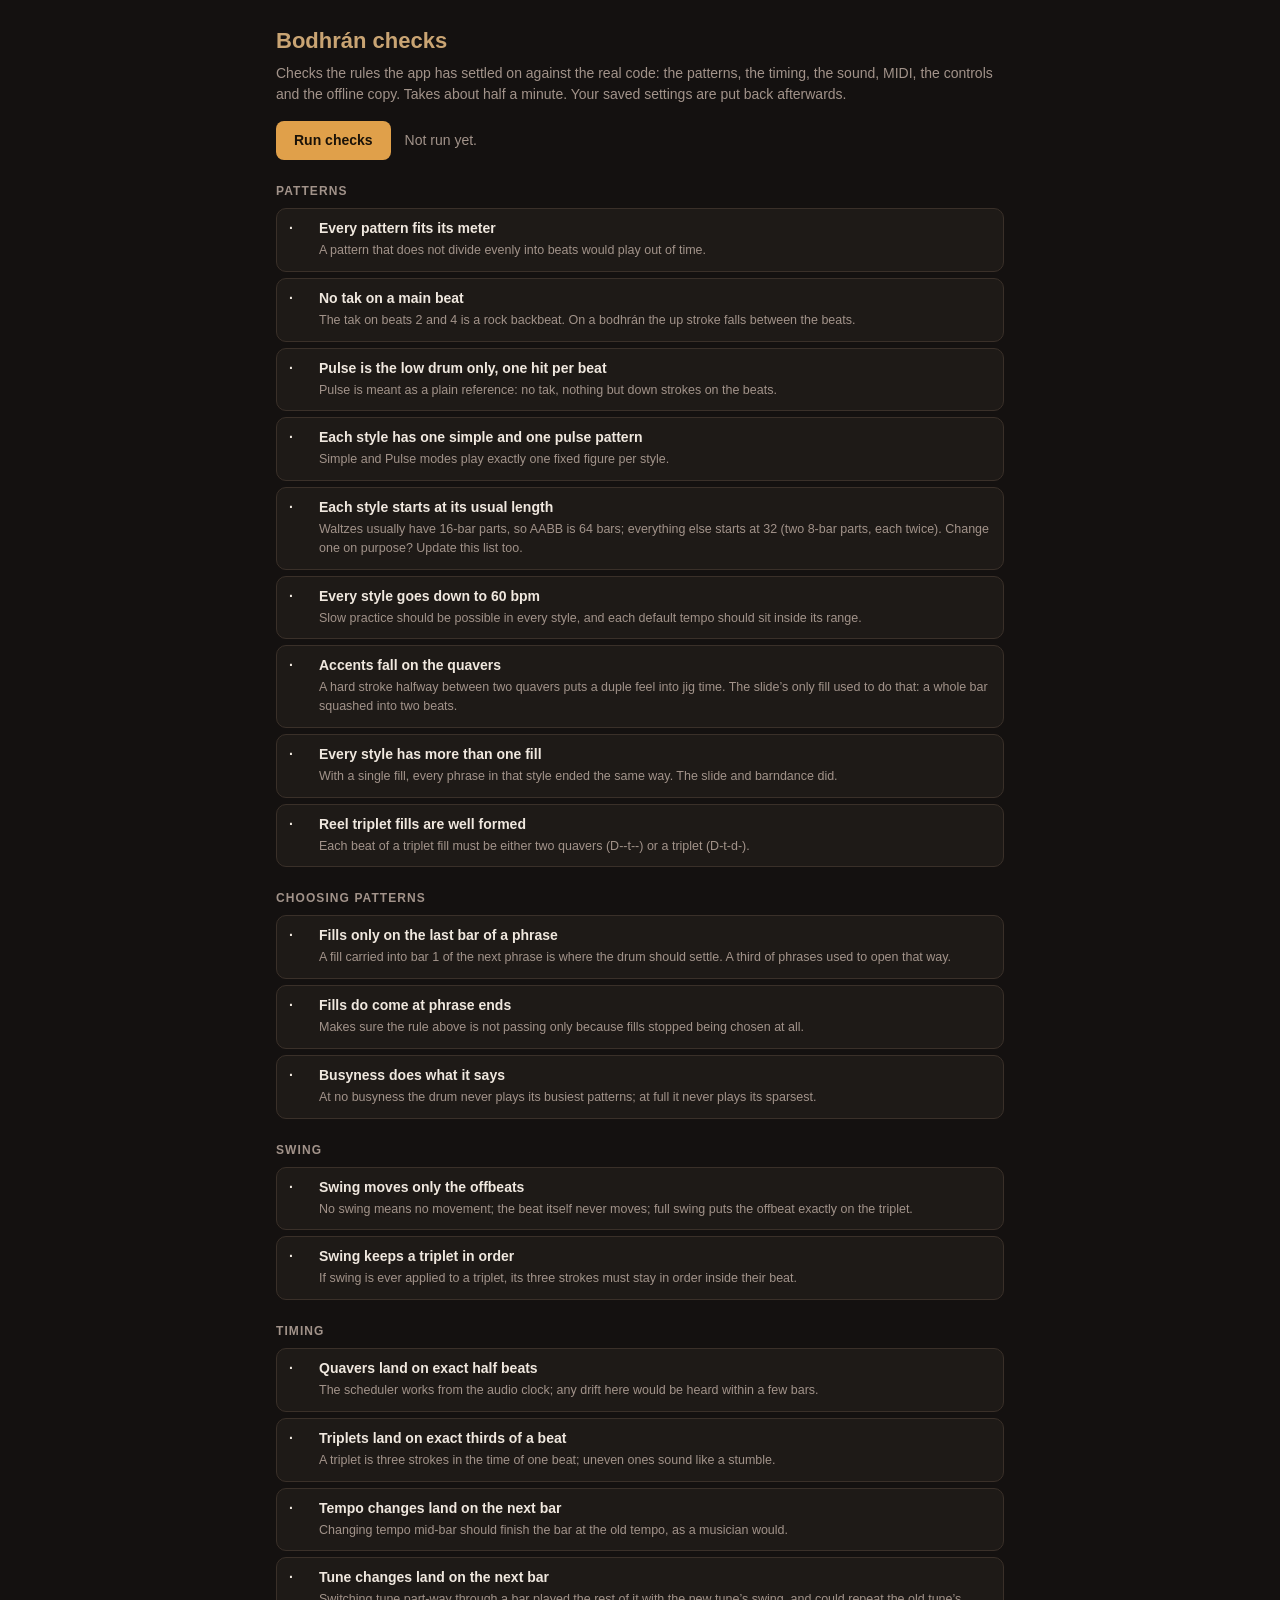
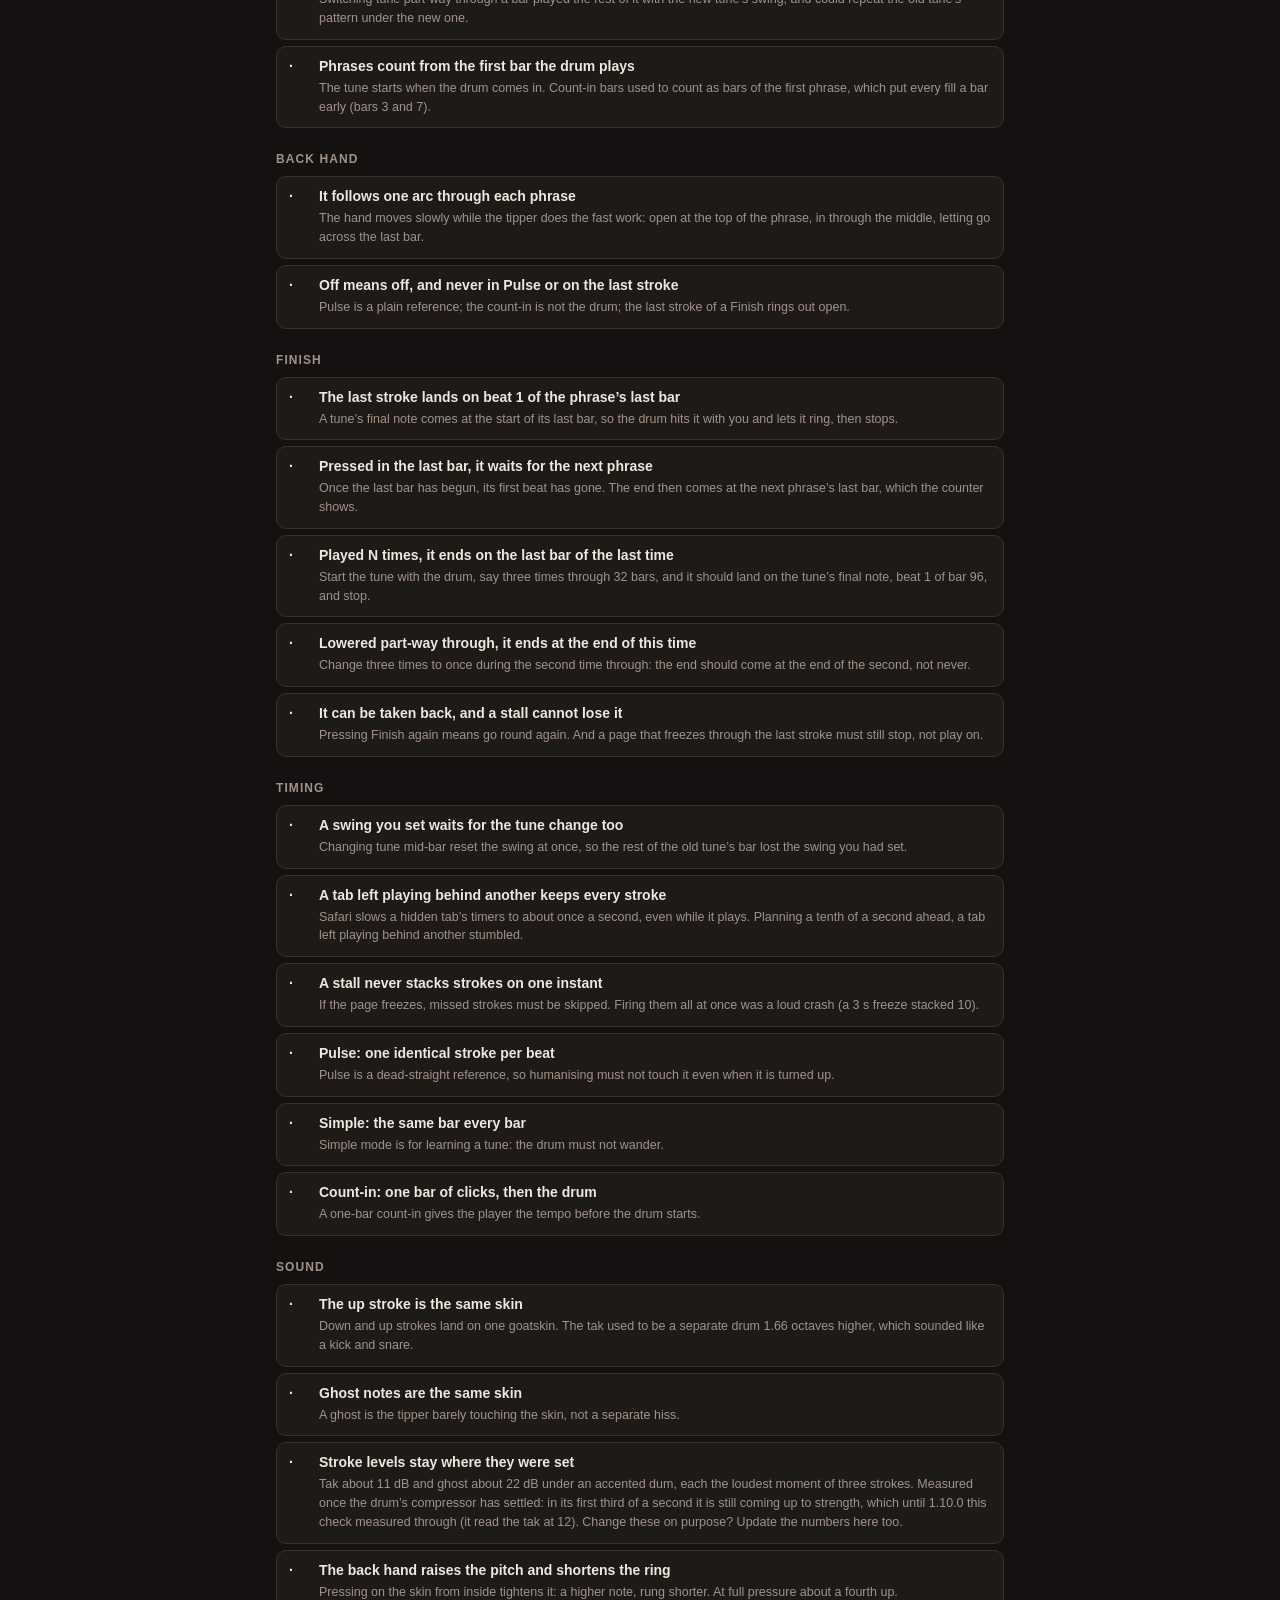
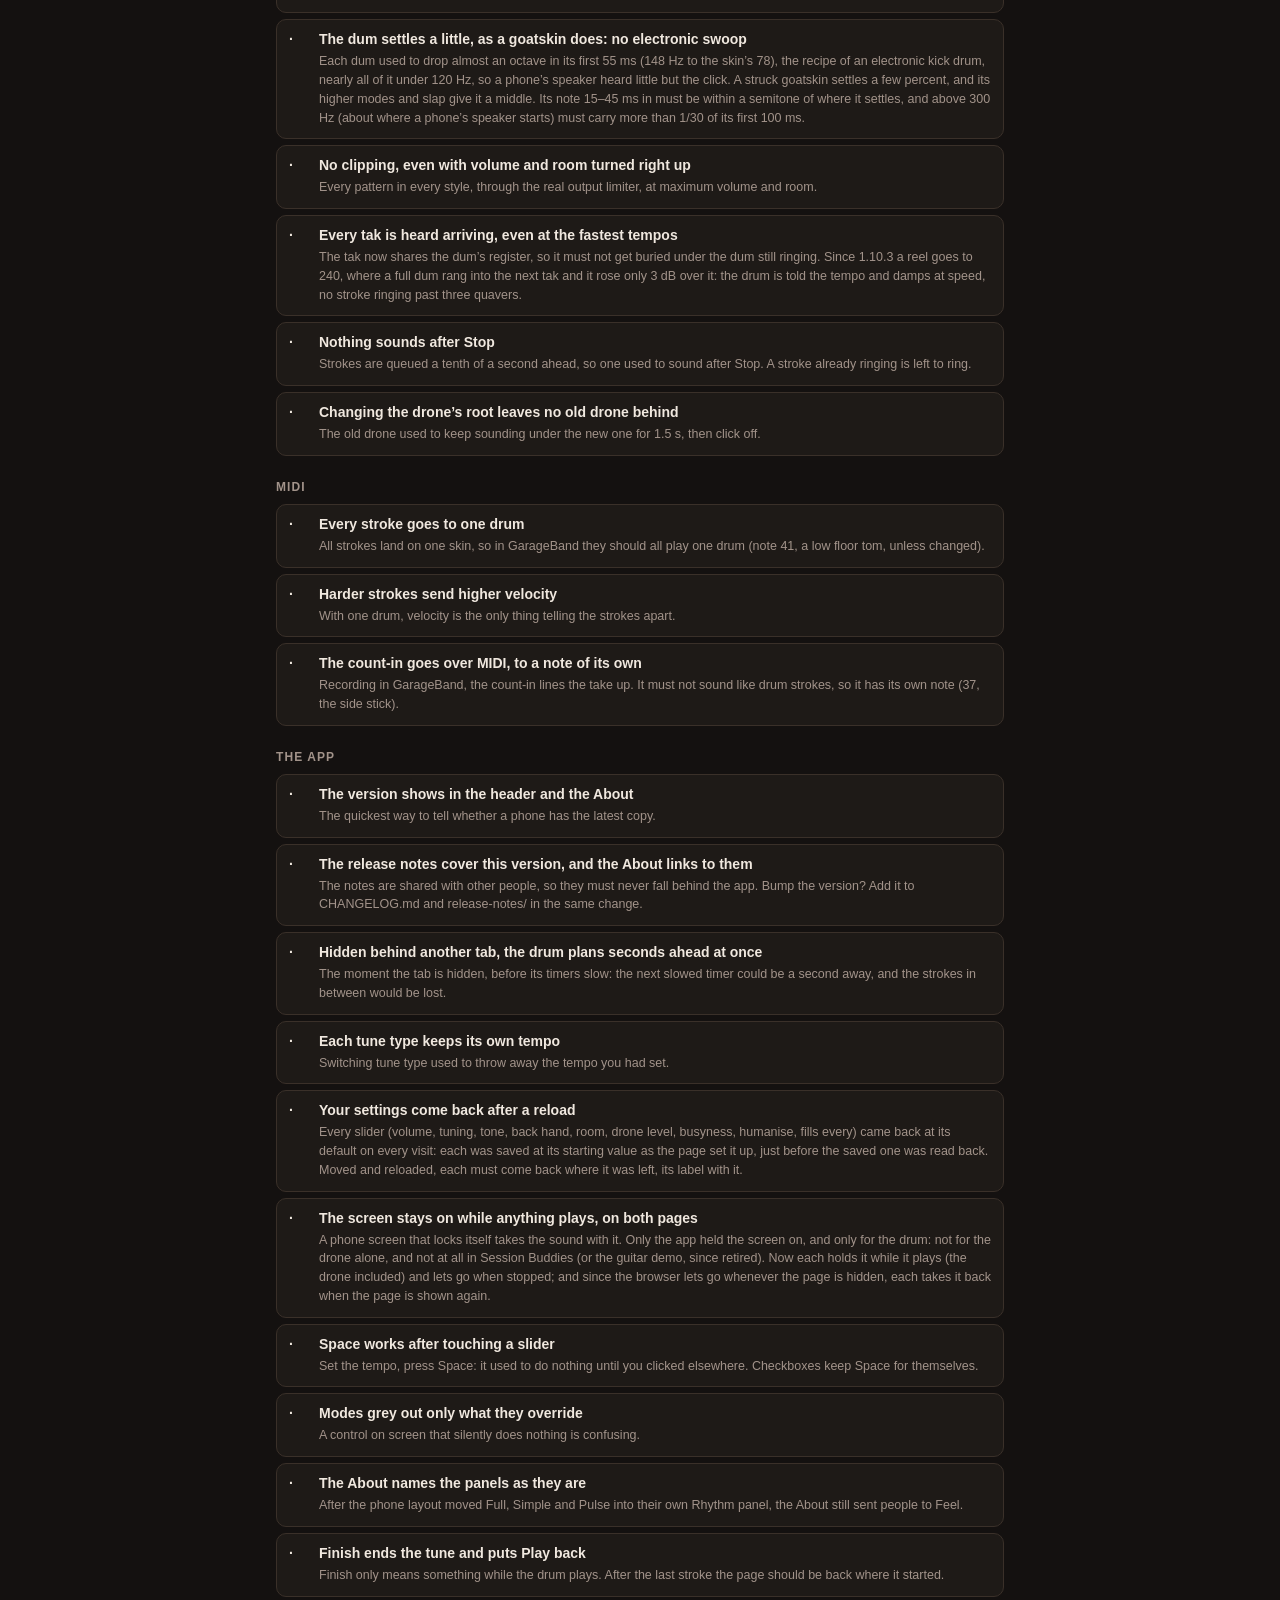
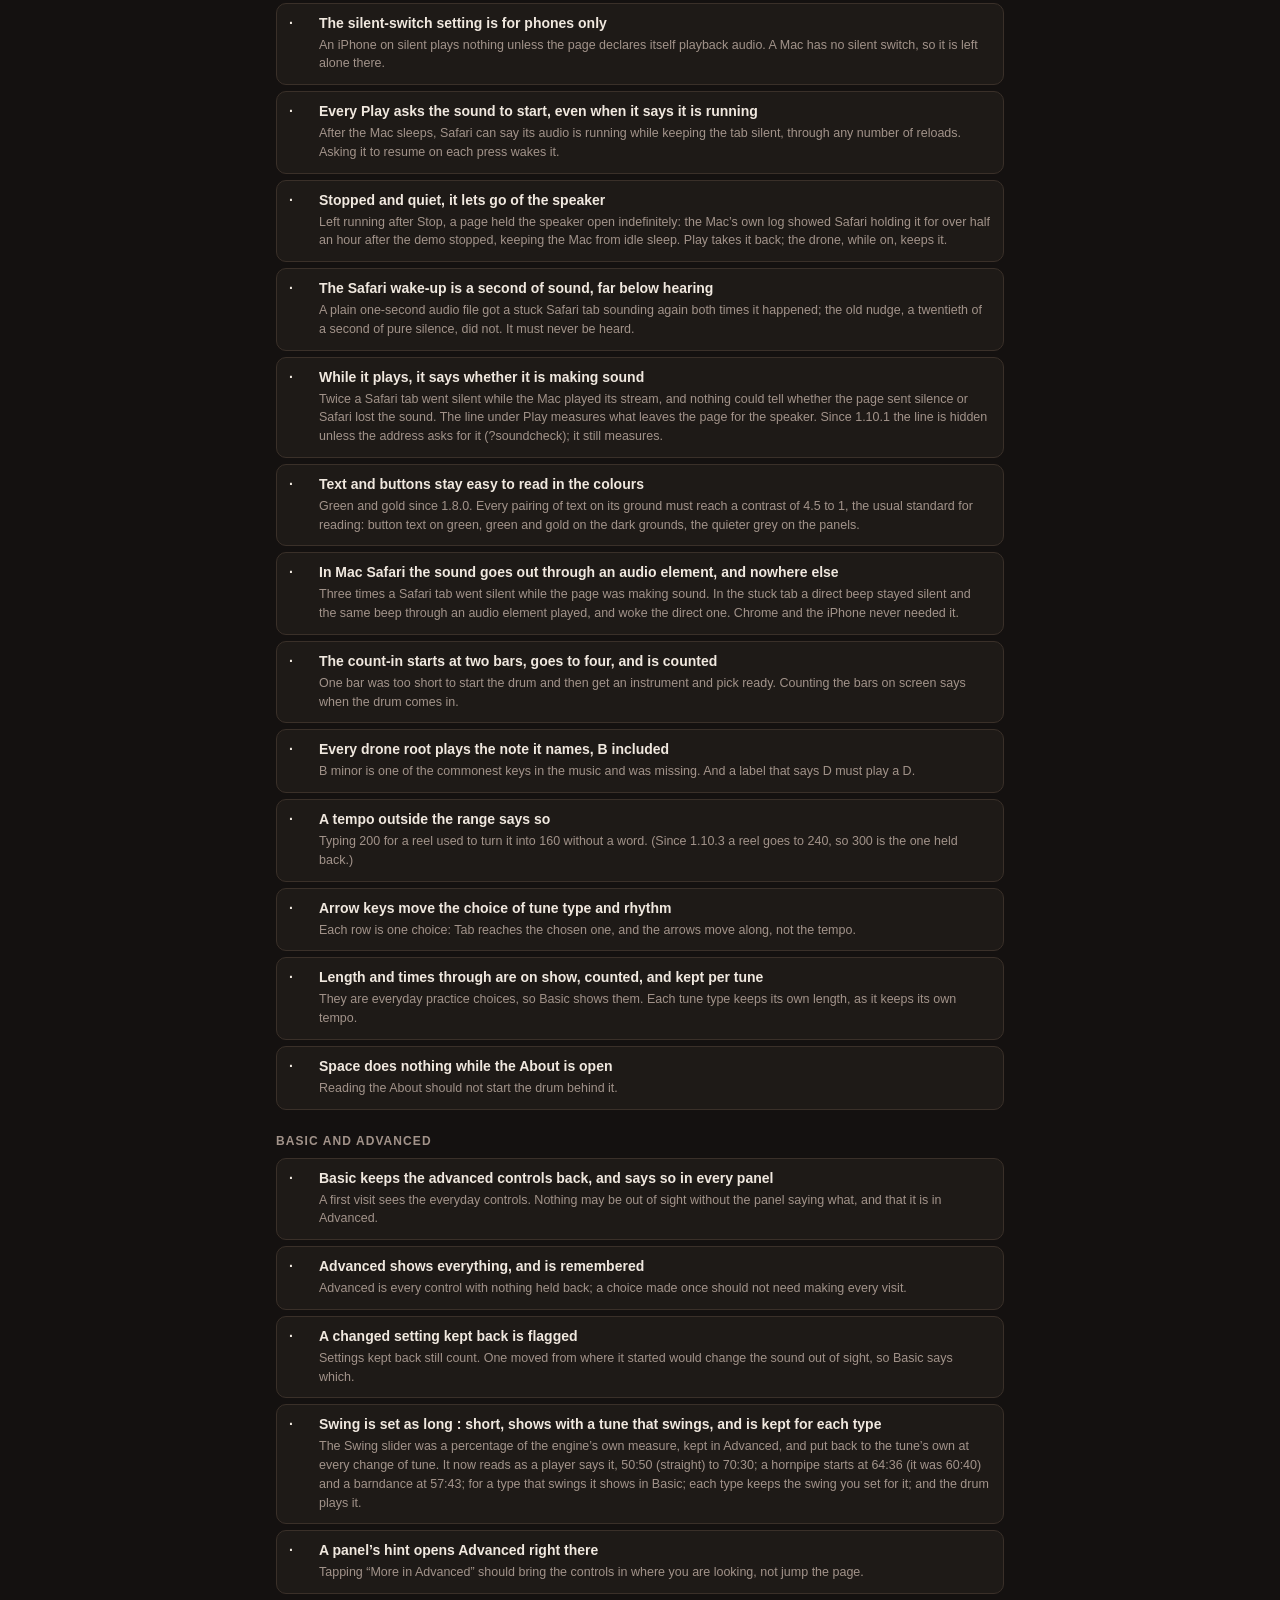
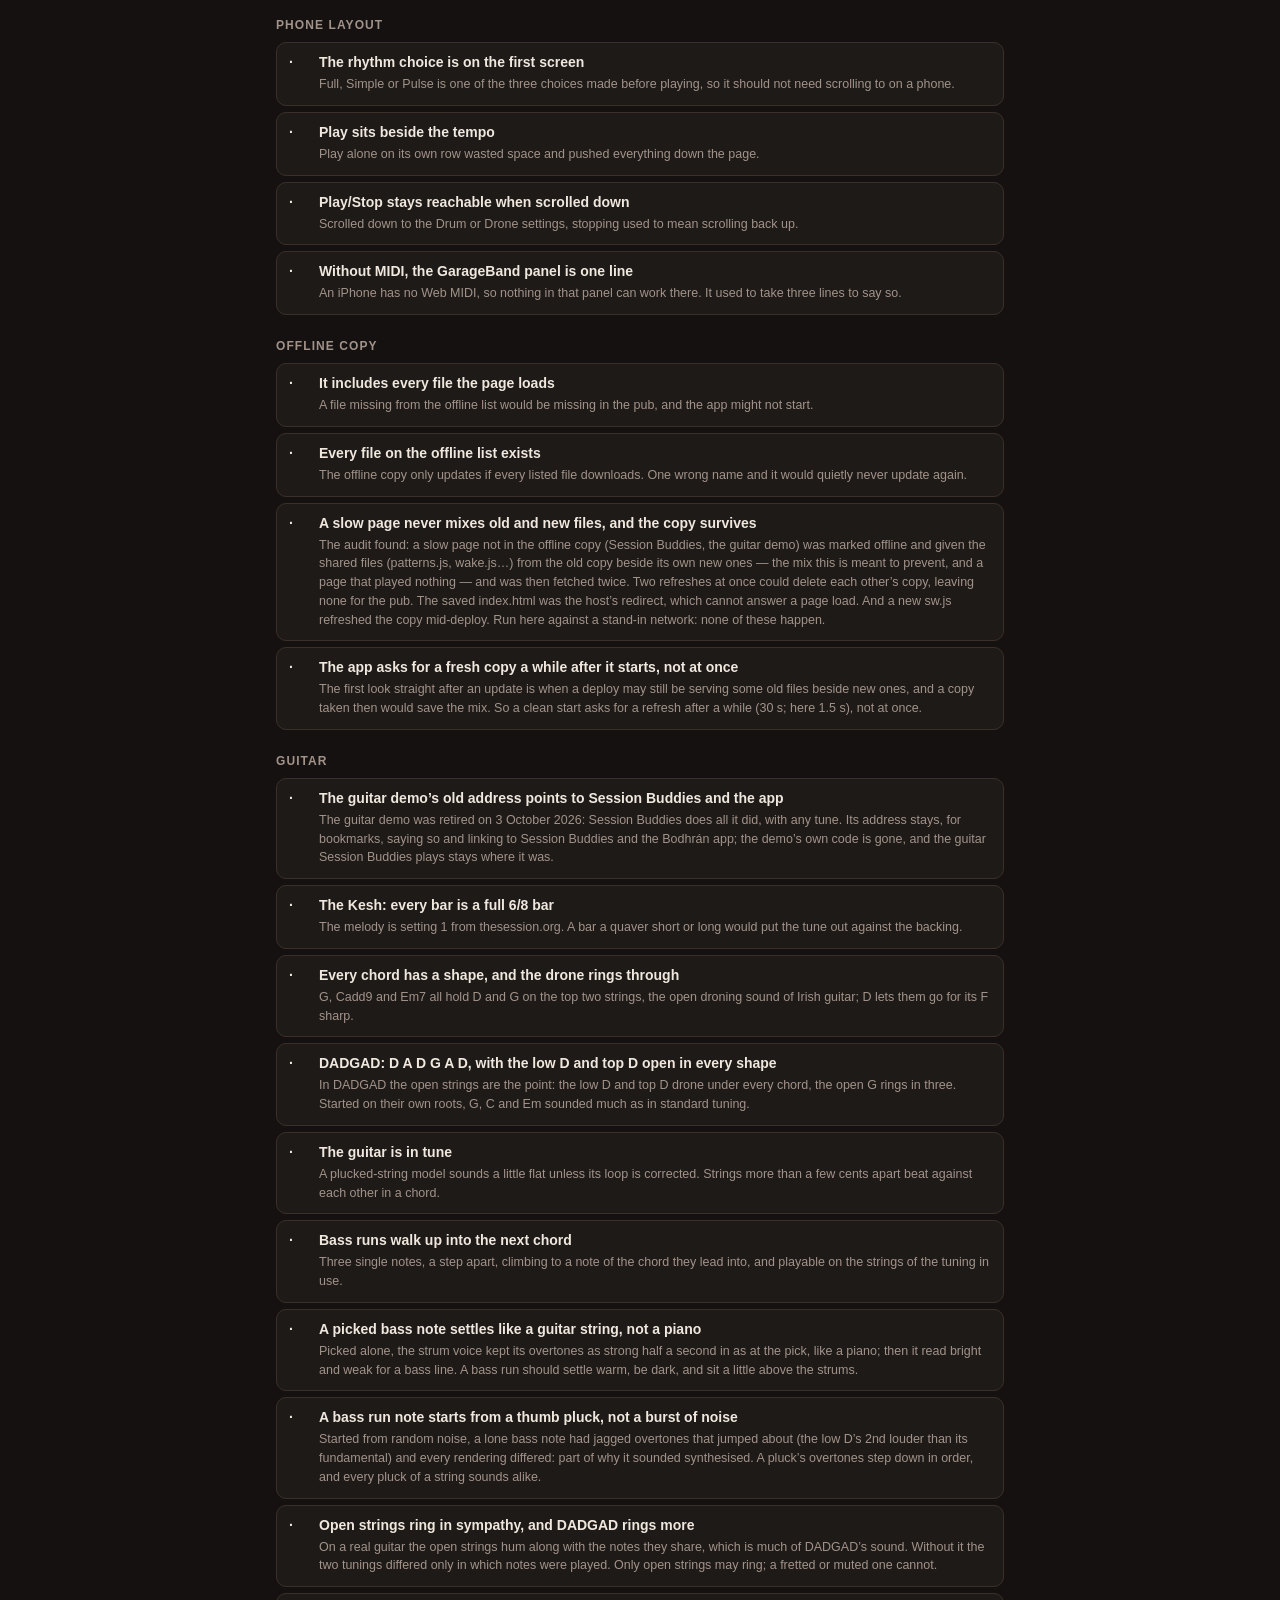
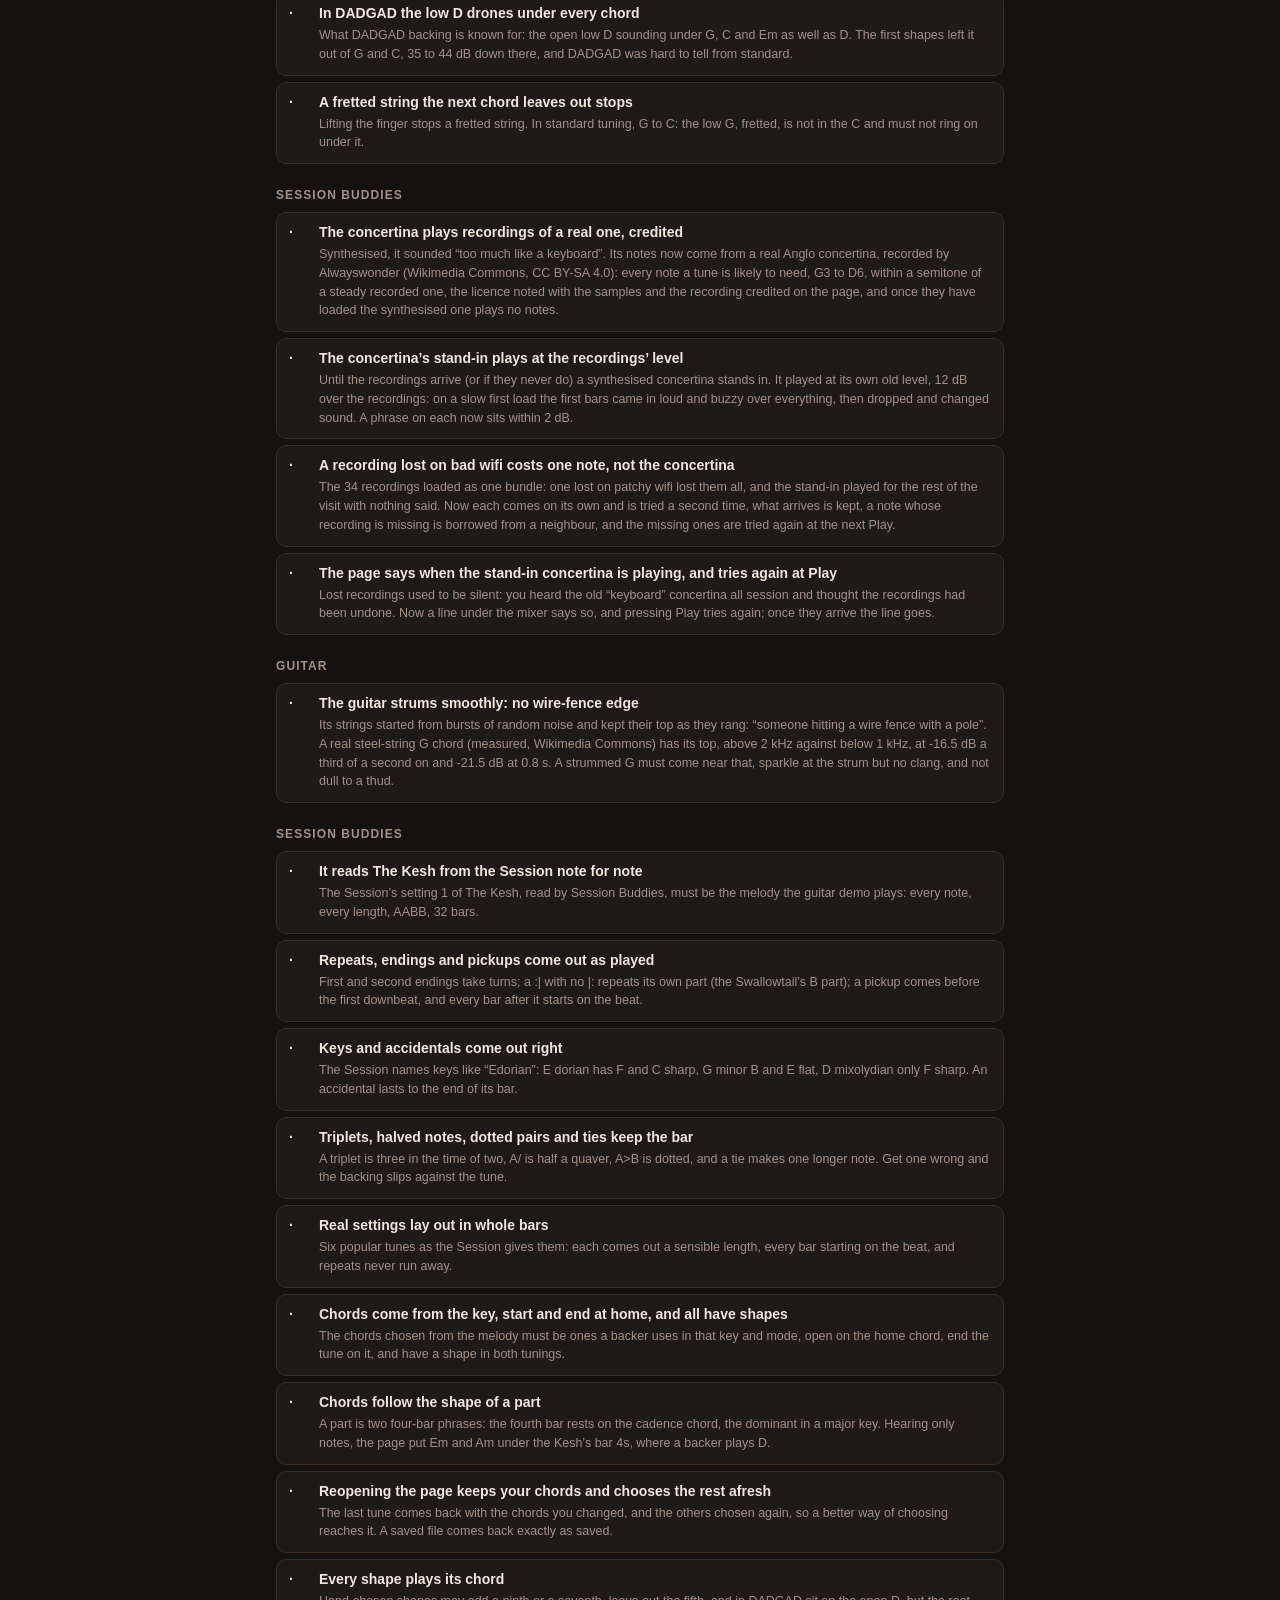
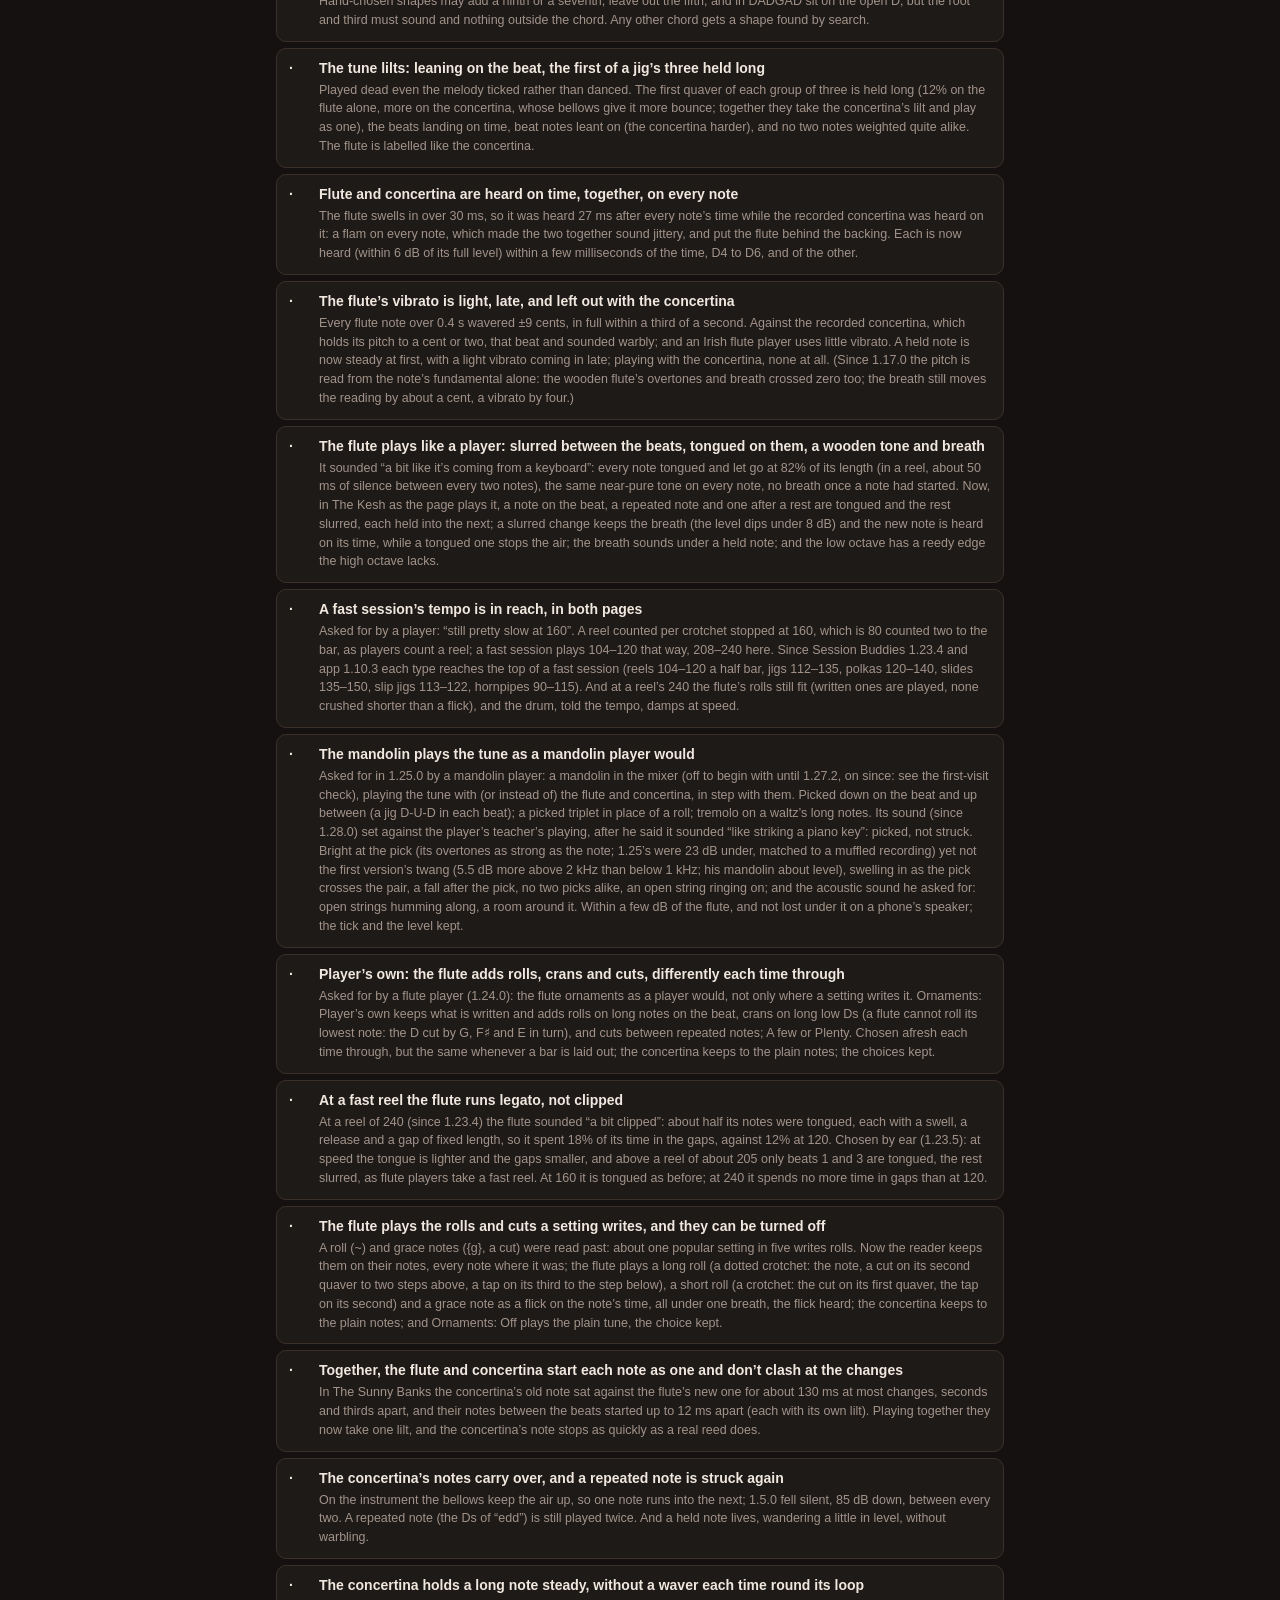
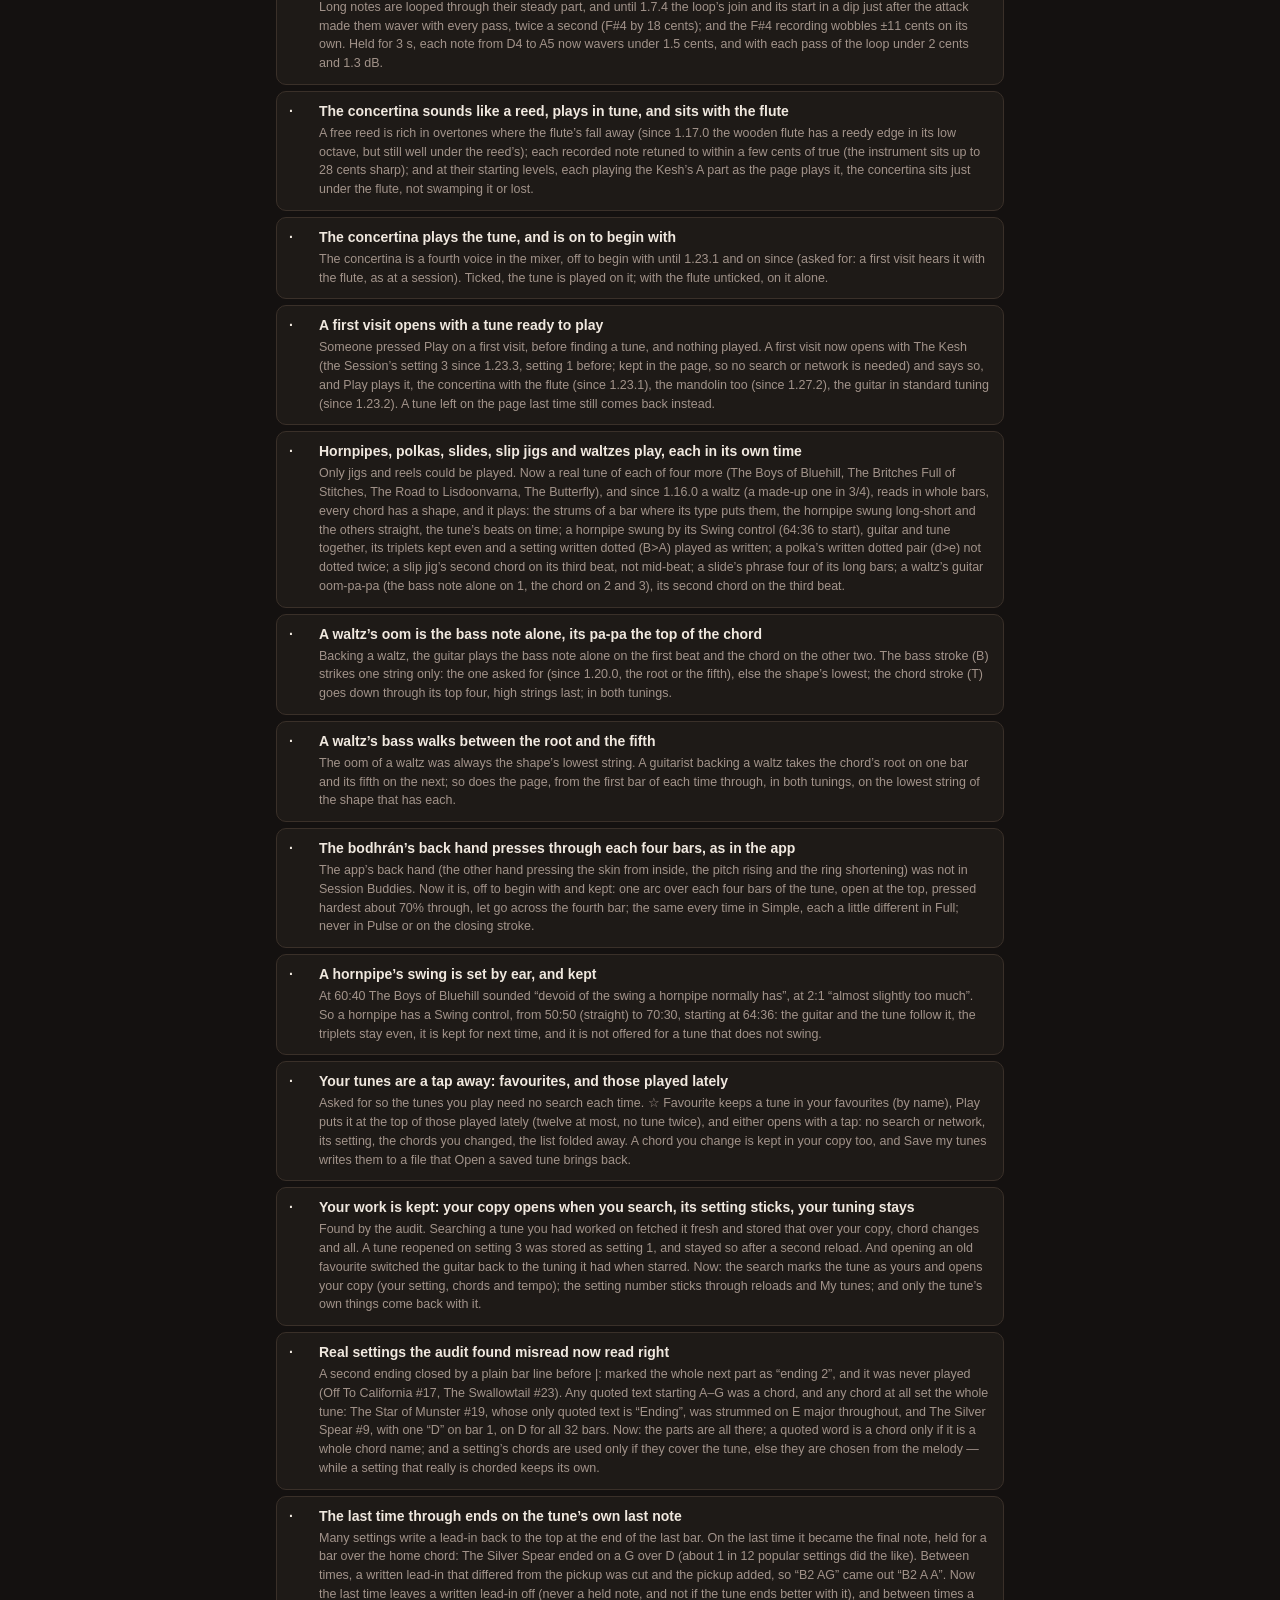
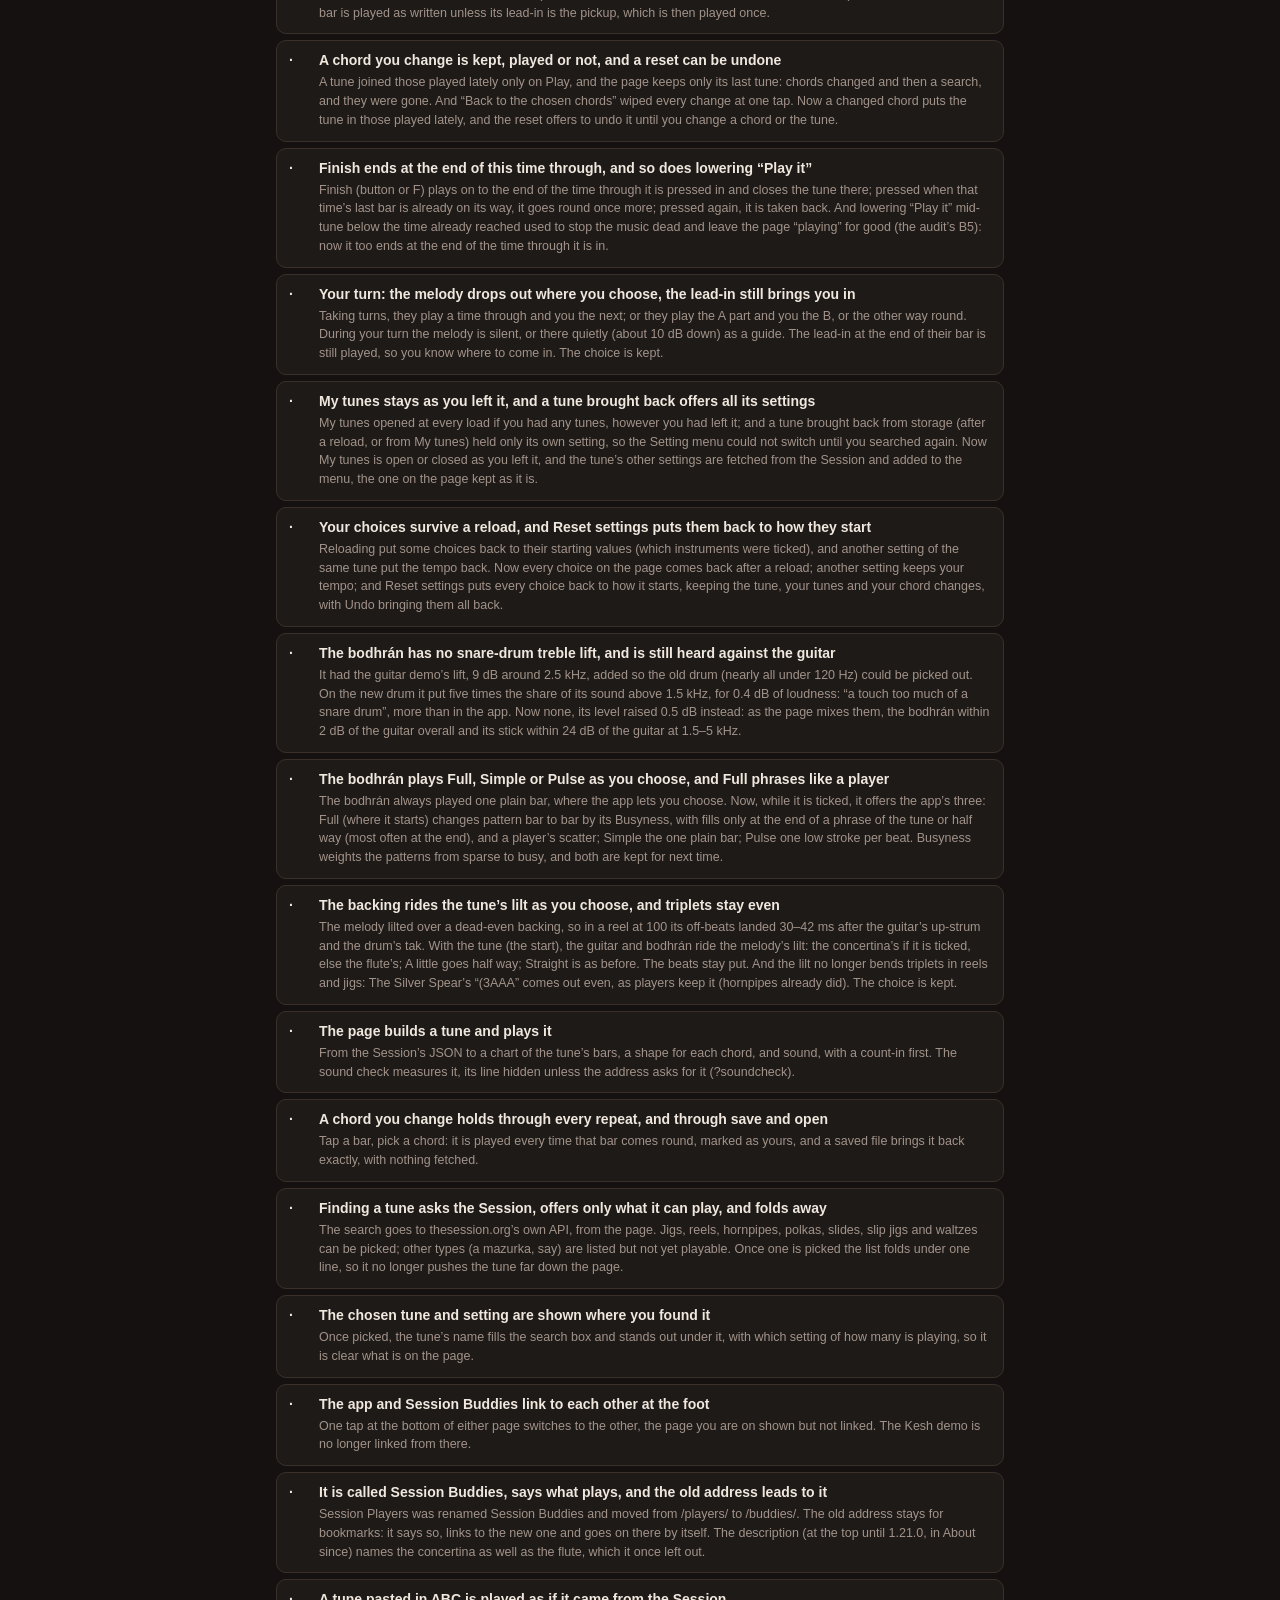
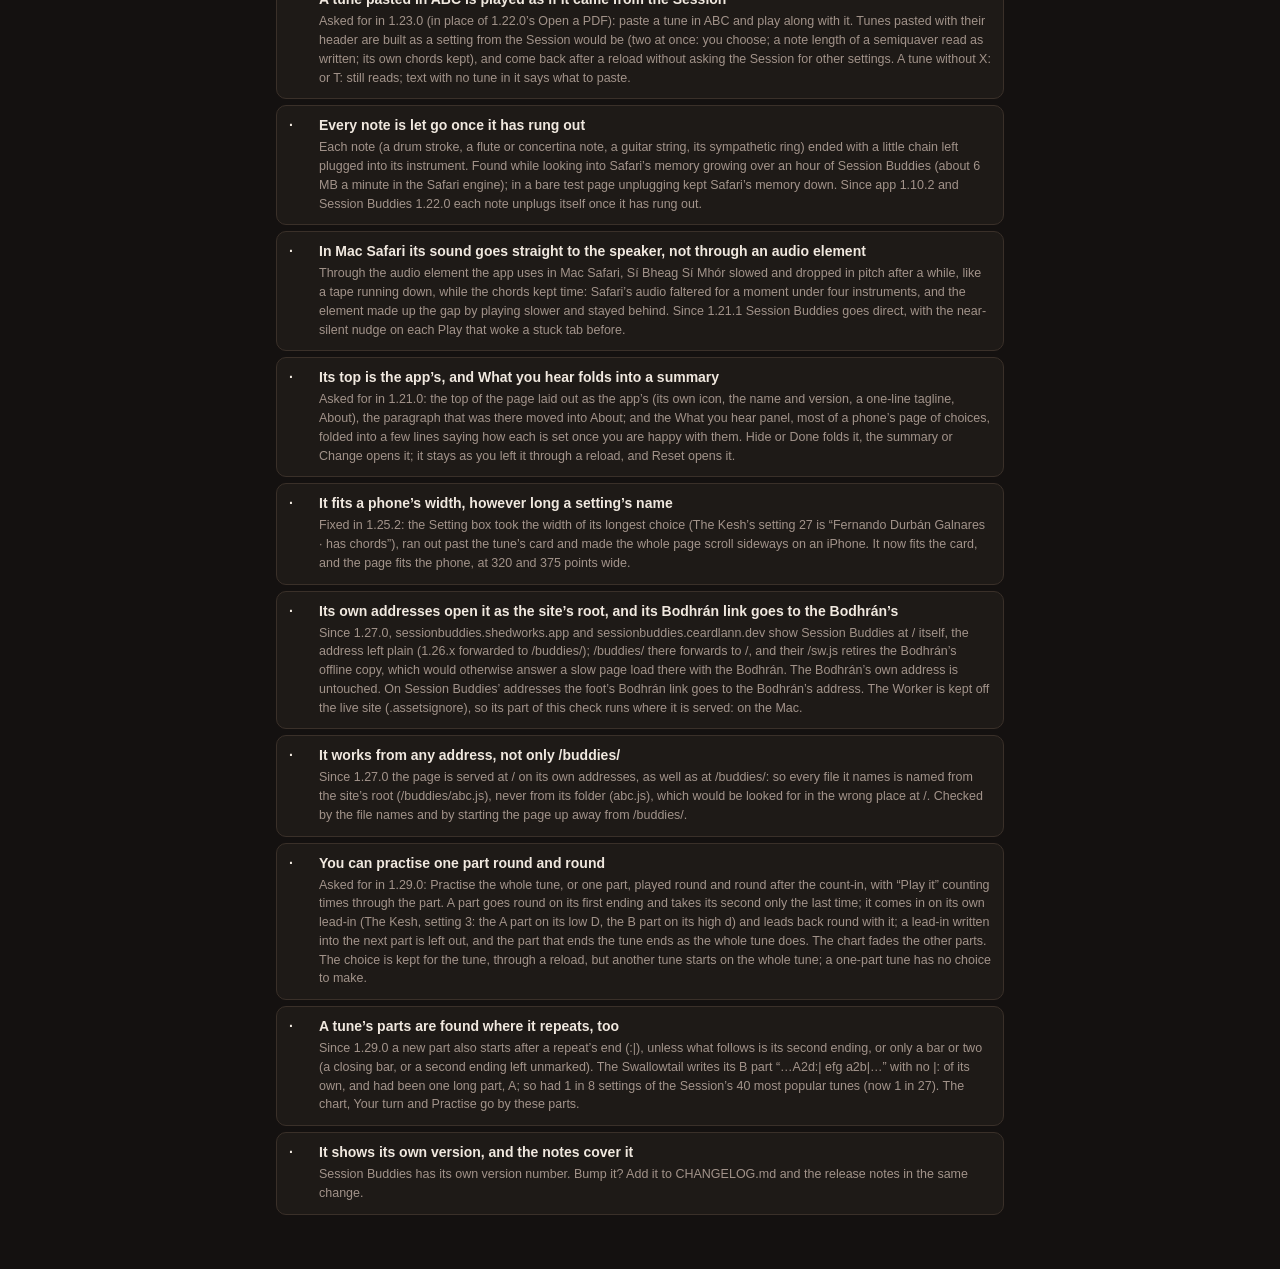
<file: tests/index.html>
<!DOCTYPE html>
<html lang="en">
<head>
<meta charset="utf-8">
<meta name="viewport" content="width=device-width, initial-scale=1">
<title>Bodhrán checks</title>
<style>
  :root {
    --bg: #141110; --panel: #1e1a17; --line: #3a3029; --text: #f0e8df;
    --muted: #a2938a; --amber: #e0a04a; --pass: #7fb4a8; --fail: #e0705a;
  }
  * { box-sizing: border-box; }
  body {
    margin: 0; background: var(--bg); color: var(--text);
    font: 14px/1.5 ui-sans-serif, -apple-system, "SF Pro Text", sans-serif;
  }
  main { max-width: 760px; margin: 0 auto; padding: 24px 16px 48px; }
  h1 { margin: 0; font-size: 22px; color: #c9a473; }
  .intro { color: var(--muted); margin: 6px 0 16px; }
  .bar { display: flex; align-items: center; gap: 14px; flex-wrap: wrap; margin-bottom: 18px; }
  button {
    background: var(--amber); color: #1a1208; border: 0; border-radius: 8px;
    padding: 9px 18px; font: inherit; font-weight: 600; cursor: pointer;
  }
  button:disabled { opacity: 0.5; cursor: default; }
  #summary { color: var(--muted); }
  #summary.pass { color: var(--pass); font-weight: 600; }
  #summary.fail { color: var(--fail); font-weight: 600; }
  h2 {
    font-size: 12px; text-transform: uppercase; letter-spacing: 0.09em;
    color: var(--muted); margin: 22px 0 8px;
  }
  .check {
    display: grid; grid-template-columns: 22px 1fr; gap: 2px 8px;
    padding: 9px 12px; background: var(--panel); border: 1px solid var(--line);
    border-radius: 10px; margin-bottom: 6px;
  }
  .icon { font-weight: 700; }
  .check.pass .icon { color: var(--pass); }
  .check.fail .icon { color: var(--fail); }
  .check.run .icon { color: var(--amber); }
  .name { font-weight: 600; }
  .why, .detail { grid-column: 2; font-size: 12.5px; color: var(--muted); }
  .check.fail .detail { color: var(--fail); white-space: pre-wrap; }
</style>
</head>
<body>
<main>
  <h1>Bodhrán checks</h1>
  <p class="intro">Checks the rules the app has settled on against the real
  code: the patterns, the timing, the sound, MIDI, the controls and the offline
  copy. Takes about half a minute. Your saved settings are put back afterwards.</p>
  <div class="bar">
    <button id="run" type="button">Run checks</button>
    <span id="summary">Not run yet.</span>
  </div>
  <div id="results"></div>
</main>

<script src="../js/patterns.js"></script>
<script src="../js/bodhran.js"></script>
<script src="../js/drone.js"></script>
<script src="../js/midiout.js"></script>
<script src="../js/transport.js"></script>
<script src="../js/wake.js"></script>
<script src="kesh.js"></script>
<script src="../guitar/guitar.js"></script>
<script src="../buddies/abc.js"></script>
<script src="../buddies/harmony.js"></script>
<script src="../buddies/shapes.js"></script>
<script src="../buddies/flute.js"></script>
<script src="../buddies/concertina.js"></script>
<script src="../buddies/mandolin.js"></script>
<script src="tests.js"></script>
</body>
</html>
</file>
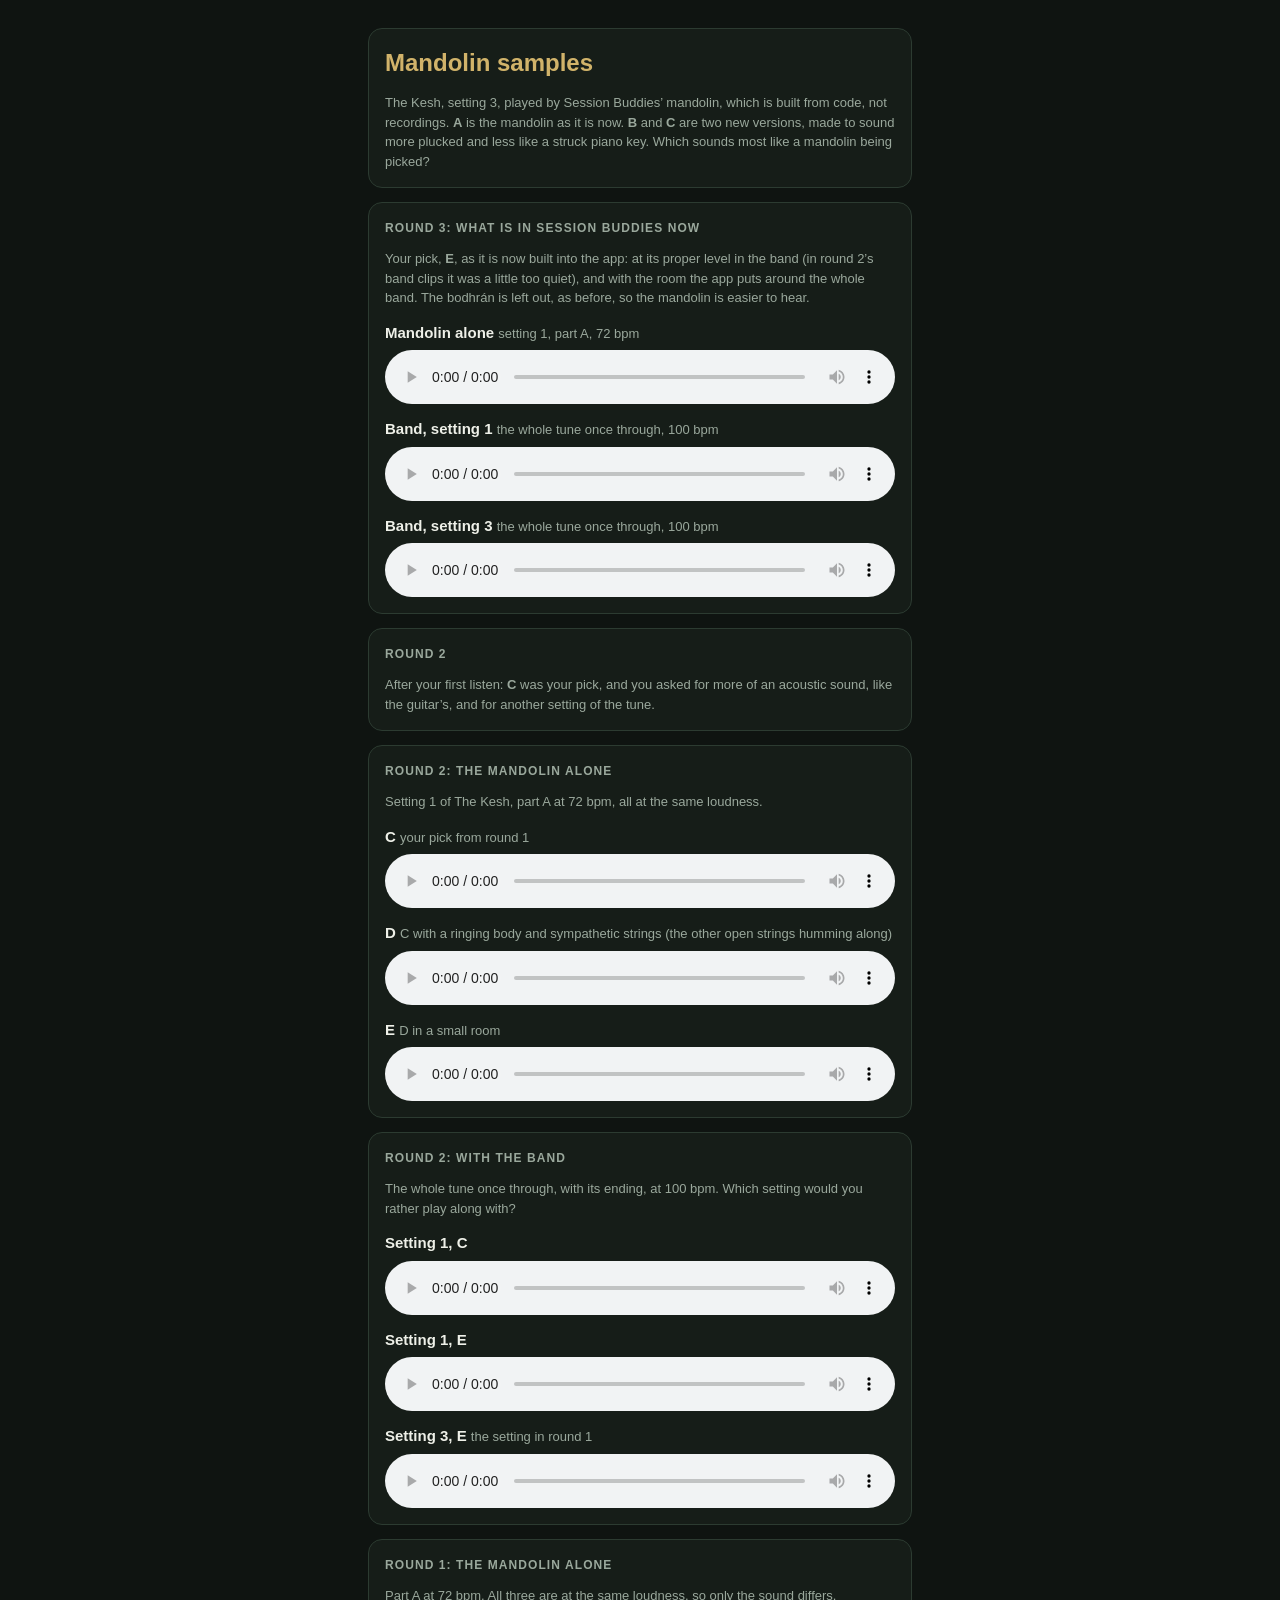
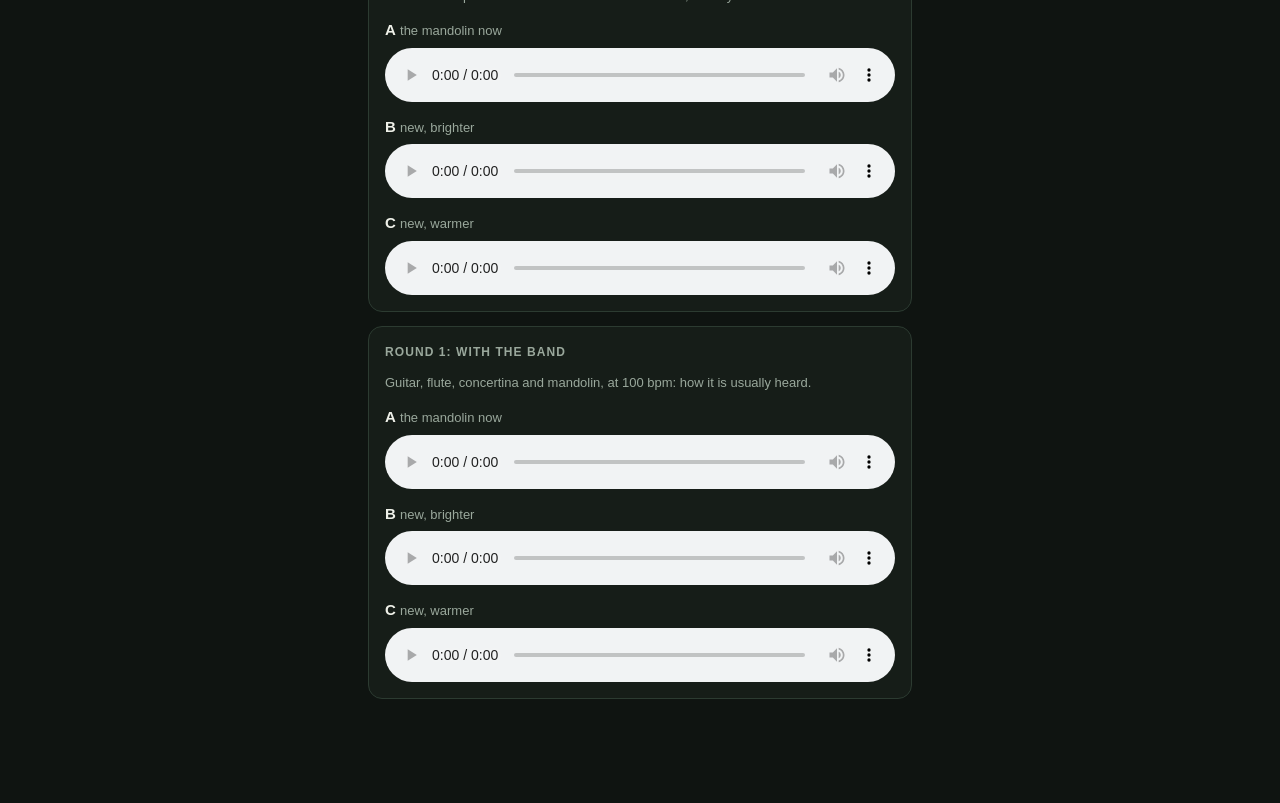
<file: listen/mandolin-fmaah/index.html>
<!DOCTYPE html>
<html lang="en">
<head>
<meta charset="utf-8">
<meta name="viewport" content="width=device-width, initial-scale=1, viewport-fit=cover">
<meta name="theme-color" content="#0f1411">
<!-- A listening page for a mandolin teacher (October 2026): Session Buddies'
     mandolin now and two new versions, made after the teacher said it sounded
     "like striking a piano key". Linked from nowhere, and kept out of search
     engines; the site's code is public, so it is unlisted, not secret. -->
<meta name="robots" content="noindex, nofollow">
<title>Mandolin samples</title>
<link rel="icon" href="/buddies/icons/icon-192.png" sizes="192x192" type="image/png">
<link rel="stylesheet" href="/css/app.css">
<style>
  .listen { max-width: 36rem; margin: 0 auto; }
  .listen h1 { color: var(--skin); font-size: 1.5rem; margin: 0 0 6px; }
  .clip { margin-top: 14px; }
  .clip b { color: var(--text); font-weight: 600; }
  .clip span { color: var(--muted); font-size: 13px; }
  .clip audio { display: block; width: 100%; margin-top: 6px; }
</style>
</head>
<body>
<main class="app listen">
  <section class="panel">
    <h1>Mandolin samples</h1>
    <p class="blurb">The Kesh, setting 3, played by Session Buddies’ mandolin, which is built
    from code, not recordings. <b>A</b> is the mandolin as it is now. <b>B</b> and <b>C</b> are
    two new versions, made to sound more plucked and less like a struck piano key. Which sounds
    most like a mandolin being picked?</p>
  </section>
  <section class="panel">
    <h2>Round 3: what is in Session Buddies now</h2>
    <p class="blurb">Your pick, <b>E</b>, as it is now built into the app: at its proper level in the band
    (in round 2’s band clips it was a little too quiet), and with the room the app puts around the
    whole band. The bodhrán is left out, as before, so the mandolin is easier to hear.</p>
    <div class="clip"><b>Mandolin alone</b> <span>setting 1, part A, 72 bpm</span><audio controls preload="metadata" src="r3-alone-s1.m4a"></audio></div>
    <div class="clip"><b>Band, setting 1</b> <span>the whole tune once through, 100 bpm</span><audio controls preload="metadata" src="r3-band-s1.m4a"></audio></div>
    <div class="clip"><b>Band, setting 3</b> <span>the whole tune once through, 100 bpm</span><audio controls preload="metadata" src="r3-band-s3.m4a"></audio></div>
  </section>
  <section class="panel">
    <h2>Round 2</h2>
    <p class="blurb">After your first listen: <b>C</b> was your pick, and you asked for more of an
    acoustic sound, like the guitar’s, and for another setting of the tune.</p>
  </section>
  <section class="panel">
    <h2>Round 2: the mandolin alone</h2>
    <p class="blurb">Setting 1 of The Kesh, part A at 72 bpm, all at the same loudness.</p>
    <div class="clip"><b>C</b> <span>your pick from round 1</span><audio controls preload="metadata" src="r2-alone-s1-C.m4a"></audio></div>
    <div class="clip"><b>D</b> <span>C with a ringing body and sympathetic strings (the other open strings humming along)</span><audio controls preload="metadata" src="r2-alone-s1-D.m4a"></audio></div>
    <div class="clip"><b>E</b> <span>D in a small room</span><audio controls preload="metadata" src="r2-alone-s1-E.m4a"></audio></div>
  </section>
  <section class="panel">
    <h2>Round 2: with the band</h2>
    <p class="blurb">The whole tune once through, with its ending, at 100 bpm. Which setting would you rather play along with?</p>
    <div class="clip"><b>Setting 1, C</b><audio controls preload="metadata" src="r2-band-s1-C.m4a"></audio></div>
    <div class="clip"><b>Setting 1, E</b><audio controls preload="metadata" src="r2-band-s1-E.m4a"></audio></div>
    <div class="clip"><b>Setting 3, E</b> <span>the setting in round 1</span><audio controls preload="metadata" src="r2-band-s3-E.m4a"></audio></div>
  </section>
  <section class="panel">
    <h2>Round 1: the mandolin alone</h2>
    <p class="blurb">Part A at 72 bpm. All three are at the same loudness, so only the sound differs.</p>
    <div class="clip"><b>A</b> <span>the mandolin now</span><audio controls preload="metadata" src="alone-A.m4a"></audio></div>
    <div class="clip"><b>B</b> <span>new, brighter</span><audio controls preload="metadata" src="alone-B.m4a"></audio></div>
    <div class="clip"><b>C</b> <span>new, warmer</span><audio controls preload="metadata" src="alone-C.m4a"></audio></div>
  </section>
  <section class="panel">
    <h2>Round 1: with the band</h2>
    <p class="blurb">Guitar, flute, concertina and mandolin, at 100 bpm: how it is usually heard.</p>
    <div class="clip"><b>A</b> <span>the mandolin now</span><audio controls preload="metadata" src="band-A.m4a"></audio></div>
    <div class="clip"><b>B</b> <span>new, brighter</span><audio controls preload="metadata" src="band-B.m4a"></audio></div>
    <div class="clip"><b>C</b> <span>new, warmer</span><audio controls preload="metadata" src="band-C.m4a"></audio></div>
  </section>
</main>
<script>
  // One clip at a time: starting one pauses the others.
  document.addEventListener('play', function (e) {
    Array.prototype.forEach.call(document.querySelectorAll('audio'), function (a) { if (a !== e.target) a.pause(); });
  }, true);
</script>
</body>
</html>
</file>
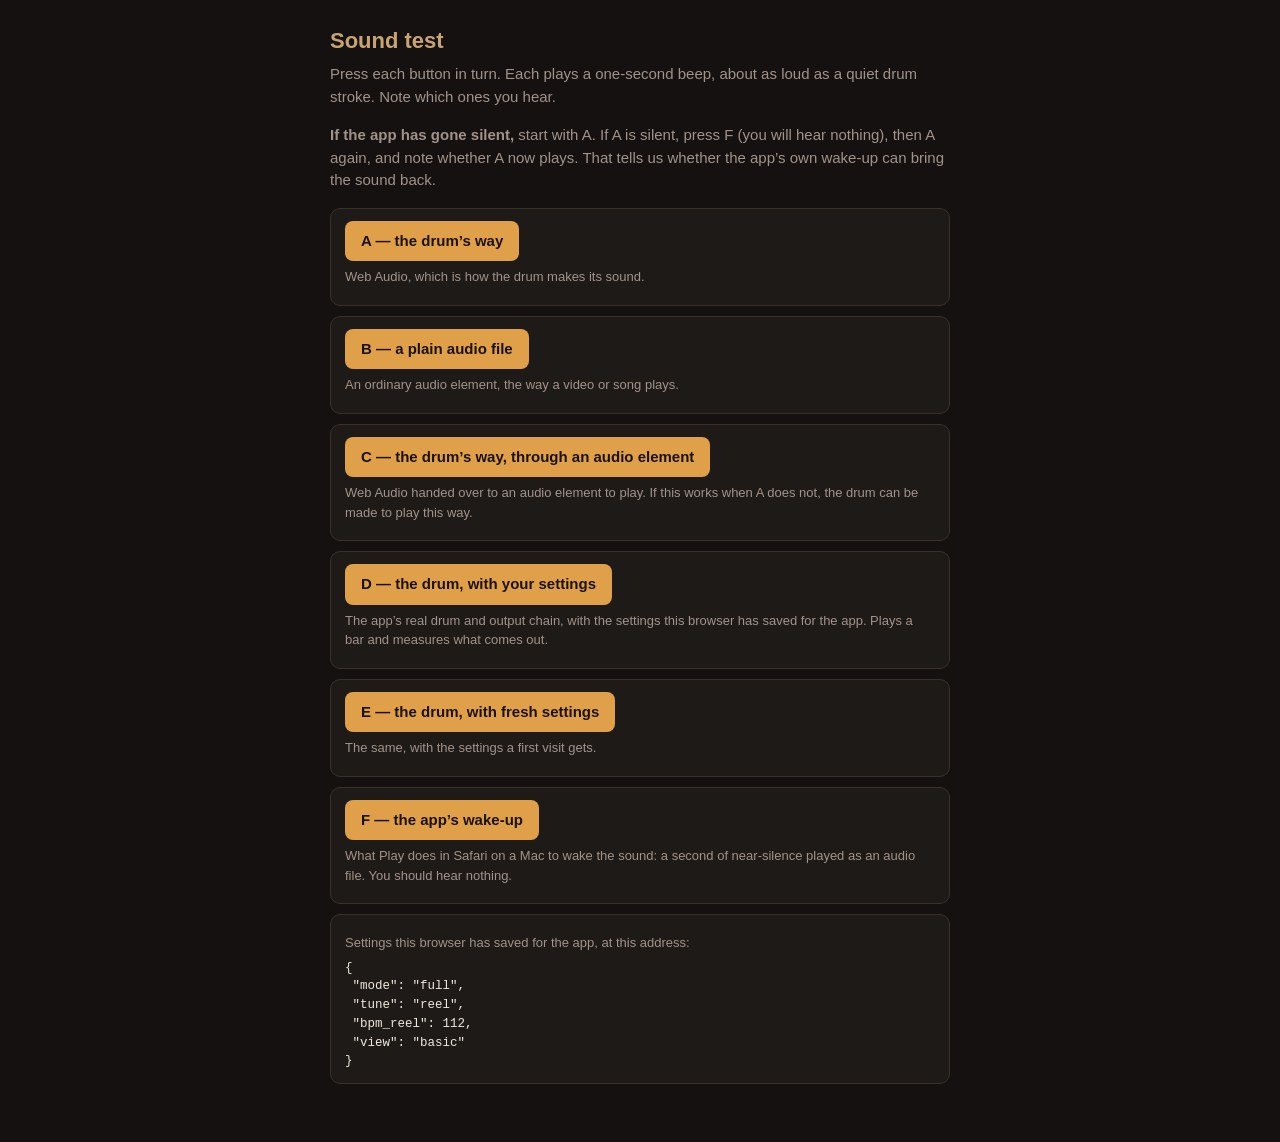
<file: tests/sound.html>
<!DOCTYPE html>
<html lang="en">
<head>
<meta charset="utf-8">
<meta name="viewport" content="width=device-width, initial-scale=1">
<title>Sound test</title>
<style>
  :root { --bg: #141110; --panel: #1e1a17; --line: #3a3029; --text: #f0e8df; --muted: #a2938a; --amber: #e0a04a; }
  body { margin: 0; background: var(--bg); color: var(--text); font: 15px/1.5 -apple-system, ui-sans-serif, sans-serif; }
  main { max-width: 620px; margin: 0 auto; padding: 24px 16px 48px; }
  h1 { font-size: 22px; color: #c9a473; margin: 0 0 6px; }
  p { color: var(--muted); margin: 6px 0 16px; }
  .test { background: var(--panel); border: 1px solid var(--line); border-radius: 10px; padding: 12px 14px; margin-bottom: 10px; }
  button { background: var(--amber); color: #1a1208; border: 0; border-radius: 8px; padding: 9px 16px; font: inherit; font-weight: 600; cursor: pointer; }
  .what { color: var(--muted); font-size: 13px; margin-top: 6px; }
  .state { font-family: ui-monospace, Menlo, monospace; font-size: 12.5px; color: var(--text); margin-top: 6px; white-space: pre-wrap; }
</style>
</head>
<body>
<main>
  <h1>Sound test</h1>
  <p>Press each button in turn. Each plays a one-second beep, about as loud as a
  quiet drum stroke. Note which ones you hear.</p>
  <p><b>If the app has gone silent,</b> start with A. If A is silent, press F
  (you will hear nothing), then A again, and note whether A now plays. That
  tells us whether the app’s own wake-up can bring the sound back.</p>

  <div class="test">
    <button id="a">A — the drum’s way</button>
    <div class="what">Web Audio, which is how the drum makes its sound.</div>
    <div class="state" id="a-state"></div>
  </div>

  <div class="test">
    <button id="b">B — a plain audio file</button>
    <div class="what">An ordinary audio element, the way a video or song plays.</div>
    <div class="state" id="b-state"></div>
  </div>

  <div class="test">
    <button id="c">C — the drum’s way, through an audio element</button>
    <div class="what">Web Audio handed over to an audio element to play. If this
    works when A does not, the drum can be made to play this way.</div>
    <div class="state" id="c-state"></div>
  </div>
  <div class="test">
    <button id="d">D — the drum, with your settings</button>
    <div class="what">The app’s real drum and output chain, with the settings this
    browser has saved for the app. Plays a bar and measures what comes out.</div>
    <div class="state" id="d-state"></div>
  </div>

  <div class="test">
    <button id="e">E — the drum, with fresh settings</button>
    <div class="what">The same, with the settings a first visit gets.</div>
    <div class="state" id="e-state"></div>
  </div>

  <div class="test">
    <button id="f">F — the app’s wake-up</button>
    <div class="what">What Play does in Safari on a Mac to wake the sound: a
    second of near-silence played as an audio file. You should hear nothing.</div>
    <div class="state" id="f-state"></div>
  </div>

  <div class="test">
    <div class="what">Settings this browser has saved for the app, at this address:</div>
    <div class="state" id="saved"></div>
  </div>
</main>

<script src="../js/patterns.js"></script>
<script src="../js/bodhran.js"></script>
<script src="../js/wake.js"></script>
<script>
(function () {
  'use strict';
  var AC = window.AudioContext || window.webkitAudioContext;
  function $(id) { return document.getElementById(id); }

  function describe(ctx) {
    return 'state ' + ctx.state + ' · ' + ctx.sampleRate + ' Hz' +
      (ctx.baseLatency != null ? ' · base latency ' + Math.round(ctx.baseLatency * 1000) + ' ms' : '') +
      (ctx.outputLatency ? ' · output latency ' + Math.round(ctx.outputLatency * 1000) + ' ms' : '');
  }

  /* Watch the audio clock for a second: if it moves, the page is making sound
   * as far as the browser knows. */
  function watch(ctx, el, prefix) {
    var t0 = ctx.currentTime;
    setTimeout(function () {
      var moved = ctx.currentTime - t0;
      el.textContent = prefix + describe(ctx) + '\nclock moved ' + moved.toFixed(2) + ' s in 1 s' +
        (moved > 0.5 ? ' (running)' : ' (stuck)');
    }, 1000);
  }

  function beep(ctx, dest) {
    var o = ctx.createOscillator(), g = ctx.createGain(), t = ctx.currentTime + 0.05;
    o.frequency.value = 440;
    g.gain.setValueAtTime(0, t);
    g.gain.linearRampToValueAtTime(0.2, t + 0.02);
    g.gain.setValueAtTime(0.2, t + 0.9);
    g.gain.linearRampToValueAtTime(0, t + 1);
    o.connect(g); g.connect(dest);
    o.start(t); o.stop(t + 1.05);
  }

  $('a').addEventListener('click', function () {
    var ctx = new AC({ latencyHint: 'interactive' });
    ctx.resume().catch(function () {});
    beep(ctx, ctx.destination);
    watch(ctx, $('a-state'), '');
    setTimeout(function () { ctx.close(); }, 1600);
  });

  /* A one-second 440 Hz beep as a WAV file made on the spot. */
  function wavBeep() {
    var sr = 44100, n = sr, buf = new ArrayBuffer(44 + n * 2), v = new DataView(buf);
    function str(o, s) { for (var i = 0; i < s.length; i++) v.setUint8(o + i, s.charCodeAt(i)); }
    str(0, 'RIFF'); v.setUint32(4, 36 + n * 2, true); str(8, 'WAVE'); str(12, 'fmt ');
    v.setUint32(16, 16, true); v.setUint16(20, 1, true); v.setUint16(22, 1, true);
    v.setUint32(24, sr, true); v.setUint32(28, sr * 2, true); v.setUint16(32, 2, true);
    v.setUint16(34, 16, true); str(36, 'data'); v.setUint32(40, n * 2, true);
    for (var i = 0; i < n; i++) {
      var env = Math.min(1, i / 880, (n - i) / 4410);
      v.setInt16(44 + i * 2, Math.sin(2 * Math.PI * 440 * i / sr) * 0.2 * env * 32767, true);
    }
    return URL.createObjectURL(new Blob([buf], { type: 'audio/wav' }));
  }

  $('b').addEventListener('click', function () {
    var a = new Audio(wavBeep());
    a.play().then(function () {
      $('b-state').textContent = 'playing, as far as the browser knows';
    }, function (e) {
      $('b-state').textContent = 'the browser refused to play it: ' + e.name;
    });
  });

  $('c').addEventListener('click', function () {
    var ctx = new AC({ latencyHint: 'interactive' });
    ctx.resume().catch(function () {});
    if (!ctx.createMediaStreamDestination) {
      $('c-state').textContent = 'this browser cannot hand Web Audio to an audio element';
      return;
    }
    var dest = ctx.createMediaStreamDestination();
    var a = new Audio();
    a.srcObject = dest.stream;
    a.play().catch(function (e) { $('c-state').textContent = 'the browser refused to play it: ' + e.name; });
    beep(ctx, dest);
    watch(ctx, $('c-state'), '');
    setTimeout(function () { a.pause(); ctx.close(); }, 1600);
  });

  /* ---- the drum itself ---- */
  var saved = {};
  try { saved = JSON.parse(localStorage.getItem('bodhran.settings') || '{}'); } catch (e) {}
  $('saved').textContent = JSON.stringify(saved, null, 1) || '(none)';

  function drum(settings, el) {
    var ctx = new AC({ latencyHint: 'interactive' });
    ctx.resume().catch(function () {});
    // The app's own output chain, with a meter between it and the speakers.
    var tap = ctx.createAnalyser();
    tap.fftSize = 2048;
    tap.connect(ctx.destination);
    var out = TRAD.makeOutput({
      createGain: function () { return ctx.createGain(); },
      createDynamicsCompressor: function () { return ctx.createDynamicsCompressor(); },
      destination: tap
    });
    var b = new TRAD.Bodhran(ctx, out);
    function num(k, d) { return settings[k] != null && !isNaN(+settings[k]) ? +settings[k] : d; }
    b.setLevel(num('level', 0.9));
    b.setRoom(num('room', 0.16));
    b.tuning = num('tuning', 78);
    b.tone = num('tone', 0.5);
    var used = 'volume ' + num('level', 0.9) + ' · room ' + num('room', 0.16) +
               ' · tuning ' + num('tuning', 78) + ' · tone ' + num('tone', 0.5);

    var t0 = ctx.currentTime + 0.1, grid = 'DtdtDtdt', beat = 60 / 112;
    for (var i = 0; i < grid.length; i++) {
      var c = grid[i];
      b.hit(TRAD.VOICE[c], t0 + i * beat / 2, TRAD.VELOCITY[c], 0);
    }
    var buf = new Float32Array(tap.fftSize), peakV = 0, nan = 0, reads = 0, clock0 = ctx.currentTime;
    var timer = setInterval(function () {
      tap.getFloatTimeDomainData(buf);
      reads++;
      for (var j = 0; j < buf.length; j++) {
        if (buf[j] !== buf[j]) nan++; else peakV = Math.max(peakV, Math.abs(buf[j]));
      }
    }, 20);
    setTimeout(function () {
      clearInterval(timer);
      var moved = ctx.currentTime - clock0;
      el.textContent = used + '\n' + describe(ctx) +
        '\nclock moved ' + moved.toFixed(2) + ' s' +
        '\nloudest point ' + (peakV > 0 ? (20 * Math.log10(peakV)).toFixed(1) + ' dB' : 'silence') +
        (nan ? ' · ' + nan + ' broken (NaN) samples' : '') + ' · ' + reads + ' readings';
      ctx.close();
    }, 2800);
    el.textContent = 'playing…';
  }

  $('d').addEventListener('click', function () { drum(saved, $('d-state')); });
  $('f').addEventListener('click', function () {
    var a = new Audio(URL.createObjectURL(new Blob([TRAD.nudgeWav()], { type: 'audio/wav' })));
    a.play().then(function () {
      $('f-state').textContent = 'played, as far as the browser knows · now press A again';
    }, function (e) {
      $('f-state').textContent = 'the browser refused to play it: ' + e.name;
    });
  });
  $('e').addEventListener('click', function () { drum({}, $('e-state')); });
})();
</script>
</body>
</html>
</file>
<file: css/app.css>
:root {
  /* Green and gold, Irish without the shamrocks: dark grounds with a hint of
     green, a deep green for what you press and what is playing, and the gold
     of the bodhrán's rim for names. (Amber and goatskin brown until 1.8.0.) */
  --bg:         #0f1411;
  --panel:      #161d18;
  --panel-2:    #1d2620;
  --line:       #2c3b31;
  --text:       #eef0e8;
  --muted:      #9aa89c;
  --accent:     #3daa6d;
  --accent-dim: #2a6b47;
  --on-accent:  #06150c;
  --skin:       #d1b36a;
  --bass:       #3daa6d;
  --treble:     #d1b36a;
  --ghost:      #56625a;
  --radius:    14px;
}

* { box-sizing: border-box; }

body {
  margin: 0;
  background: var(--bg);
  color: var(--text);
  font: 15px/1.5 ui-sans-serif, -apple-system, "SF Pro Text", "Segoe UI", sans-serif;
  -webkit-font-smoothing: antialiased;
  padding: env(safe-area-inset-top) 0 env(safe-area-inset-bottom);
}

.app {
  max-width: 720px;
  margin: 0 auto;
  padding: 28px 16px calc(104px + env(safe-area-inset-bottom));
  display: flex;
  flex-direction: column;
  gap: 14px;
}

/* One row, left-aligned so it lines up with the panels below: icon, title
   and version with the tagline under them, About on the right. */
.head {
  display: flex;
  align-items: center;
  gap: 14px;
  padding: 2px 2px 6px;
}
.logo {
  flex: 0 0 auto;
  width: 44px; height: 44px;
  border-radius: 12px;
  border: 1px solid var(--line);
}
.brand { flex: 1 1 auto; min-width: 0; }
.head h1 {
  margin: 0;
  display: flex;
  align-items: center;
  flex-wrap: wrap;
  gap: 4px 9px;
  font-size: 26px;
  line-height: 1.15;
  font-weight: 600;
  letter-spacing: -0.01em;
  color: var(--skin);
}
.version {
  font-size: 11px;
  font-weight: 500;
  letter-spacing: 0.02em;
  line-height: 1.6;
  color: var(--muted);
  background: var(--panel-2);
  border: 1px solid var(--line);
  border-radius: 20px;
  padding: 0 7px;
  font-variant-numeric: tabular-nums;
}
.version:empty { display: none; }
.sub { margin: 3px 0 0; color: var(--muted); font-size: 13.5px; line-height: 1.4; }

.panel {
  background: var(--panel);
  border: 1px solid var(--line);
  border-radius: var(--radius);
  padding: 16px;
}
.panel h2 {
  margin: 0 0 12px;
  font-size: 12px;
  font-weight: 600;
  text-transform: uppercase;
  letter-spacing: 0.09em;
  color: var(--muted);
  display: flex;
  align-items: center;
  gap: 8px;
}

.tag {
  font-size: 11px;
  letter-spacing: 0;
  text-transform: none;
  background: var(--panel-2);
  border: 1px solid var(--line);
  color: var(--muted);
  padding: 1px 7px;
  border-radius: 20px;
}
.tag.muted { opacity: 0.75; }

/* No Web MIDI in this browser (Safari, so every iPhone): one short line. */
.panel.unavailable { padding-top: 12px; padding-bottom: 12px; }
.panel.unavailable h2 { margin-bottom: 4px; }
.panel.unavailable .blurb { margin: 0; }

/* ---------- transport ---------- */
.transport {
  display: flex;
  gap: 18px;
  align-items: center;
  flex-wrap: wrap;
}

.play {
  flex: 0 0 auto;
  width: 108px; height: 108px;
  border-radius: 50%;
  border: 2px solid var(--accent-dim);
  background: radial-gradient(circle at 34% 28%, #22302a 0%, #111813 80%);
  color: var(--text);
  cursor: pointer;
  display: flex;
  flex-direction: column;
  align-items: center;
  justify-content: center;
  gap: 6px;
  transition: border-color .15s, transform .06s, box-shadow .15s;
}
.play:hover { border-color: var(--accent); }
.play:active { transform: scale(0.97); }
.play.hit { box-shadow: 0 0 0 6px rgba(61,170,109,0.18); }
.play.playing { border-color: var(--accent); }

.play-icon {
  width: 0; height: 0;
  border-left: 19px solid var(--accent);
  border-top: 12px solid transparent;
  border-bottom: 12px solid transparent;
  margin-left: 5px;
}
.play.playing .play-icon {
  border: 0;
  width: 17px; height: 19px;
  margin-left: 0;
  background: var(--accent);
  -webkit-mask: linear-gradient(#000 0 0) 0/5px 100% no-repeat,
                linear-gradient(#000 0 0) 100%/5px 100% no-repeat;
          mask: linear-gradient(#000 0 0) 0/5px 100% no-repeat,
                linear-gradient(#000 0 0) 100%/5px 100% no-repeat;
}
.play-label { font-size: 12px; color: var(--muted); letter-spacing: 0.04em; }

.play-col { flex: 0 0 auto; display: flex; flex-direction: column; align-items: center; gap: 8px; }
.finish { min-width: 5.4em; }
.finish:disabled { opacity: 0.38; cursor: default; }
.finish[aria-pressed="true"] { border-color: var(--accent); color: var(--accent); }

.tempo { flex: 1 1 240px; min-width: 220px; }
.tempo-readout { display: flex; align-items: baseline; gap: 10px; }
#bpm-num {
  width: 3.4em;
  background: transparent;
  border: 0;
  border-bottom: 1px solid var(--line);
  color: var(--text);
  font: 600 40px/1 ui-sans-serif, -apple-system, sans-serif;
  font-variant-numeric: tabular-nums;
  padding: 0 0 2px;
}
#bpm-num:focus { outline: none; border-bottom-color: var(--accent); }
#bpm-num::-webkit-outer-spin-button,
#bpm-num::-webkit-inner-spin-button { -webkit-appearance: none; margin: 0; }
#bpm-num { -moz-appearance: textfield; }

.tempo-unit { display: flex; flex-direction: column; color: var(--muted); }
.tempo-unit span { font-size: 14px; }
.tempo-unit small { font-size: 11px; opacity: 0.8; }
/* A tempo you asked for was outside the tune's range: say what it can be. */
.tempo-unit small.warn { color: var(--accent); opacity: 1; }

.tempo-actions { display: flex; gap: 8px; margin-top: 10px; flex-wrap: wrap; }

.ghost-btn {
  background: var(--panel-2);
  border: 1px solid var(--line);
  color: var(--text);
  border-radius: 8px;
  padding: 6px 12px;
  font-size: 13px;
  cursor: pointer;
}
.ghost-btn:hover { border-color: var(--accent-dim); }
.ghost-btn:active { background: #24302a; }

/* ---------- range inputs ---------- */
input[type=range] {
  -webkit-appearance: none;
  appearance: none;
  width: 100%;
  height: 22px;
  background: transparent;
  cursor: pointer;
  margin: 6px 0 0;
}
input[type=range]::-webkit-slider-runnable-track {
  height: 5px; border-radius: 3px; background: var(--panel-2);
  border: 1px solid var(--line);
}
input[type=range]::-webkit-slider-thumb {
  -webkit-appearance: none;
  width: 18px; height: 18px; border-radius: 50%;
  background: var(--accent);
  border: 0;
  margin-top: -7px;
}
input[type=range]::-moz-range-track {
  height: 5px; border-radius: 3px; background: var(--panel-2);
  border: 1px solid var(--line);
}
input[type=range]::-moz-range-thumb {
  width: 18px; height: 18px; border-radius: 50%;
  background: var(--accent); border: 0;
}

/* ---------- chips ---------- */
.chips { display: flex; flex-wrap: wrap; gap: 8px; }
.chip {
  background: var(--panel-2);
  border: 1px solid var(--line);
  color: var(--text);
  border-radius: 20px;
  padding: 7px 14px;
  font-size: 14px;
  cursor: pointer;
}
.chip:hover { border-color: var(--accent-dim); }
.chip[aria-checked="true"] {
  background: var(--accent);
  border-color: var(--accent);
  color: var(--on-accent);
  font-weight: 600;
}
.chip .meter { opacity: 0.6; font-size: 12px; margin-left: 5px; }
.chip[aria-checked="true"] .meter { opacity: 0.7; }

.blurb { margin: 12px 0 0; color: var(--muted); font-size: 13px; }
/* One line under the transport while playing: is the page making sound? */
/* The foot of the app and of Session Buddies: switch between the two. */
.foot .apps { margin: 0 0 8px; font-size: 14px; }
.foot .apps a { color: var(--accent); }
.foot .apps b { color: var(--text); font-weight: 600; background: none; border: 0; padding: 0; }   /* not a key */
.sound-check { margin: -6px 4px 10px; min-height: 1.3em; color: var(--muted); font-size: 12.5px; }
.sound-check:empty { min-height: 0; margin: 0; }

/* ---------- bar grid ---------- */
.grid {
  display: flex;
  gap: 4px;
  align-items: flex-end;
  justify-content: center;
  min-height: 62px;
  padding: 4px 0;
}
.cell {
  flex: 1 1 0;
  min-width: 6px;
  max-width: 56px;   /* a 4-slot polka bar should not look like giant slabs */
  border-radius: 4px;
  background: var(--panel-2);
  border: 1px solid var(--line);
  transition: background .09s, transform .09s, box-shadow .09s;
}
.cell.beat { border-color: #3b4b40; }
.cell.rest  { height: 12px; }
.cell.ghost { height: 18px; background: var(--ghost); }
.cell.t     { height: 28px; background: #6a5f3a; }
.cell.T     { height: 38px; background: var(--treble); }
.cell.d     { height: 36px; background: #2c6145; }
.cell.D     { height: 52px; background: var(--bass); }
.cell.C, .cell.c { height: 24px; background: #3a463f; }
.cell.on {
  transform: translateY(-3px);
  box-shadow: 0 0 0 2px rgba(238,240,232,0.35);
  filter: brightness(1.5);
}

.legend {
  display: flex; flex-wrap: wrap; gap: 14px;
  margin-top: 10px; font-size: 12px; color: var(--muted);
}
.legend span { display: flex; align-items: center; gap: 6px; }
.sw { width: 10px; height: 10px; border-radius: 3px; display: inline-block; }
.sw.bass { background: var(--bass); }
.sw.treble { background: var(--treble); }
.sw.ghost { background: var(--ghost); }

/* ---------- sliders / rows ---------- */
.sliders {
  display: grid;
  grid-template-columns: repeat(auto-fit, minmax(210px, 1fr));
  gap: 14px 22px;
}
.sliders.one { grid-template-columns: 1fr; }
.sliders label {
  display: block;
  font-size: 13px;
  color: var(--muted);
  position: relative;
}
.sliders output {
  display: block;
  font-size: 12px;
  color: var(--text);
  opacity: 0.8;
  font-variant-numeric: tabular-nums;
}

.row {
  display: flex; flex-wrap: wrap; gap: 8px 18px;
  align-items: center; margin-top: 12px;
}
.row:first-child { margin-top: 0; }
label.inline {
  display: inline-flex; align-items: center; gap: 7px;
  font-size: 13px; color: var(--muted);
}
select, input.num {
  background: var(--panel-2);
  border: 1px solid var(--line);
  color: var(--text);
  border-radius: 8px;
  padding: 5px 8px;
  font: inherit;
  font-size: 13px;
}
input.num { width: 4.5em; font-variant-numeric: tabular-nums; }
input[type=checkbox] { accent-color: var(--accent); width: 16px; height: 16px; }

.hidden { display: none; }

.how { margin-top: 14px; font-size: 13px; color: var(--muted); }
.how summary { cursor: pointer; color: var(--skin); }
.how ol { margin: 10px 0 0; padding-left: 20px; }
.how li { margin-bottom: 5px; }
.how b { color: var(--text); font-weight: 600; }
.note { font-size: 12px; opacity: 0.85; }

.foot { text-align: center; color: var(--muted); font-size: 12px; }
.foot b {
  color: var(--text); font-weight: 500;
  background: var(--panel-2); border: 1px solid var(--line);
  border-radius: 5px; padding: 1px 5px;
}

/* Phones: Play and the tempo share one row instead of Play sitting alone
   above it, which pushed everything else down the page. */
@media (max-width: 420px) {
  .transport { flex-wrap: nowrap; gap: 14px; }
  .play { width: 78px; height: 78px; }
  .finish { padding: 5px 8px; font-size: 12.5px; min-width: 78px; }
  .tempo { flex: 1 1 0; min-width: 0; }
  #bpm-num { font-size: 32px; width: 2.3em; }
}

/* ---------- about ---------- */
.about-btn {
  flex: 0 0 auto;
  display: inline-flex;
  align-items: center;
  gap: 6px;
  padding: 7px 12px;
}
.info-icon { width: 15px; height: 15px; }
.about-version { margin-top: 18px; }
.about-body a { color: var(--accent); }

@media (max-width: 420px) {
  .head { gap: 11px; }
  .logo { width: 38px; height: 38px; border-radius: 10px; }
  .head h1 { font-size: 22px; }
}

dialog.about {
  width: min(640px, calc(100vw - 32px));
  max-height: min(84vh, 760px);
  padding: 0;
  border: 1px solid var(--line);
  border-radius: var(--radius);
  background: var(--panel);
  color: var(--text);
  overflow: hidden;
}
dialog.about::backdrop {
  background: rgba(4, 8, 6, 0.72);
  backdrop-filter: blur(3px);
}

.about-head {
  display: flex;
  align-items: center;
  justify-content: space-between;
  gap: 12px;
  padding: 16px 18px;
  border-bottom: 1px solid var(--line);
  background: var(--panel-2);
  position: sticky;
  top: 0;
}
.about-head h2 {
  margin: 0;
  font-size: 17px;
  font-weight: 600;
  color: var(--skin);
}

.icon-btn {
  flex: 0 0 auto;
  width: 32px; height: 32px;
  border-radius: 8px;
  border: 1px solid var(--line);
  background: var(--panel);
  color: var(--muted);
  font-size: 13px;
  line-height: 1;
  cursor: pointer;
}
.icon-btn:hover { color: var(--text); border-color: var(--accent-dim); }

.about-body {
  padding: 4px 18px 22px;
  overflow-y: auto;
  max-height: calc(min(84vh, 760px) - 65px);
  -webkit-overflow-scrolling: touch;
}
.about-body h3 {
  margin: 22px 0 8px;
  font-size: 12px;
  font-weight: 600;
  text-transform: uppercase;
  letter-spacing: 0.09em;
  color: var(--accent);
}
.about-body p, .about-body li { font-size: 14px; color: #dfe3da; }
.about-body p { margin: 0 0 10px; }
.about-body ul, .about-body ol { margin: 0 0 10px; padding-left: 20px; }
.about-body li { margin-bottom: 6px; }
.about-body b { color: var(--text); font-weight: 600; }

.about-body .lede {
  margin-top: 18px;
  font-size: 15px;
  color: var(--text);
  line-height: 1.55;
}
.about-body .hint { font-size: 12.5px; color: var(--muted); }
.about-body .keys b {
  background: var(--panel-2);
  border: 1px solid var(--line);
  border-radius: 5px;
  padding: 1px 6px;
  font-weight: 500;
}

.tune-list {
  display: flex;
  flex-direction: column;
  gap: 1px;
  background: var(--line);
  border: 1px solid var(--line);
  border-radius: 10px;
  overflow: hidden;
  margin-bottom: 10px;
}
.tune-row {
  display: grid;
  grid-template-columns: auto 1fr;
  gap: 2px 12px;
  align-items: baseline;
  padding: 9px 12px;
  background: var(--panel);
}
.tune-row .n { font-size: 14px; font-weight: 600; color: var(--text); }
.tune-row .m {
  font-size: 12px; color: var(--muted);
  font-variant-numeric: tabular-nums;
  text-align: right;
}
.tune-row .b { grid-column: 1 / -1; font-size: 12.5px; color: var(--muted); }

@media (max-width: 460px) {
  .tune-row { grid-template-columns: 1fr; }
  .tune-row .m { text-align: left; }
  .about-body { padding: 4px 14px 20px; }
  .about-head { padding: 14px; }
}

/* ---------- rhythm mode ---------- */
.modes {
  display: flex;
  gap: 4px;
  padding: 4px;
  background: var(--panel-2);
  border: 1px solid var(--line);
  border-radius: 10px;
}
.mode {
  flex: 1 1 0;
  padding: 8px 10px;
  border: 0;
  border-radius: 7px;
  background: transparent;
  color: var(--muted);
  font: inherit;
  font-size: 14px;
  cursor: pointer;
}
.mode:hover { color: var(--text); }
.mode[aria-checked="true"] {
  background: var(--accent);
  color: var(--on-accent);
  font-weight: 600;
}
.mode-desc { margin: 10px 0 0; min-height: 2.6em; }

/* a control that simple mode has taken over */
/* ---------- Basic / Advanced ---------- */
.view-bar { display: flex; align-items: center; gap: 12px; flex-wrap: wrap; margin: -4px 0 -2px; }
.view-switch {
  display: inline-flex; gap: 3px; padding: 3px;
  background: var(--panel-2); border: 1px solid var(--line); border-radius: 9px;
}
.view-switch button {
  padding: 5px 14px; border: 0; border-radius: 6px; background: transparent;
  color: var(--muted); font: inherit; font-size: 13px; cursor: pointer;
}
.view-switch button:hover { color: var(--text); }
.view-switch button[aria-checked="true"] { background: var(--accent); color: var(--on-accent); font-weight: 600; }
.view-note { font-size: 12.5px; color: var(--muted); flex: 1 1 12em; }

.app.basic .adv { display: none; }
.app.basic #midi-panel.unavailable { display: none; }   /* nothing to offer here */
.adv-hint { display: none; }
.app.basic .adv-hint {
  display: block; width: 100%; margin-top: 12px; padding: 8px 10px;
  background: transparent; border: 1px dashed var(--line); border-radius: 8px;
  color: var(--muted); font: inherit; font-size: 12.5px; text-align: left; cursor: pointer;
}
.app.basic .adv-hint:hover { border-color: var(--accent-dim); color: var(--text); }
.adv-hint b { color: var(--accent); font-weight: 600; }
.adv-hint .changed { color: var(--accent); }
.app.basic #midi-panel h2 { margin-bottom: 0; }

.sliders label.is-off { opacity: 0.38; }
.sliders label.is-off input[type=range] { cursor: not-allowed; }

.inline-hint { font-size: 12px; color: var(--muted); }

/* ---------- pinned bar ---------- */
.mini {
  position: fixed;
  left: 50%;
  bottom: 0;
  width: min(720px, 100%);
  transform: translate(-50%, 110%);
  visibility: hidden;
  display: flex;
  align-items: center;
  gap: 10px;
  padding: 10px 16px calc(10px + env(safe-area-inset-bottom));
  background: rgba(22, 29, 24, 0.96);
  border-top: 1px solid var(--line);
  backdrop-filter: blur(6px);
  z-index: 10;
  transition: transform 0.2s ease, visibility 0.2s;
}
.mini.show { transform: translate(-50%, 0); visibility: visible; }
.mini-play {
  flex: 0 0 auto;
  width: 48px; height: 48px;
  border-radius: 50%;
  border: 2px solid var(--accent-dim);
  background: #121914;
  display: flex; align-items: center; justify-content: center;
  cursor: pointer;
  transition: border-color .15s, box-shadow .15s;
}
.mini-play.playing { border-color: var(--accent); }
.mini-play.hit { box-shadow: 0 0 0 5px rgba(61,170,109,0.18); }
.mini-play .play-icon {
  width: 0; height: 0;
  border-left: 14px solid var(--accent);
  border-top: 9px solid transparent;
  border-bottom: 9px solid transparent;
  margin-left: 4px;
}
.mini-play.playing .play-icon {
  border: 0; margin-left: 0;
  width: 13px; height: 15px;
  background: var(--accent);
  -webkit-mask: linear-gradient(#000 0 0) 0/4px 100% no-repeat,
                linear-gradient(#000 0 0) 100%/4px 100% no-repeat;
          mask: linear-gradient(#000 0 0) 0/4px 100% no-repeat,
                linear-gradient(#000 0 0) 100%/4px 100% no-repeat;
}
.mini-info {
  flex: 1 1 auto; min-width: 0;
  display: flex; flex-direction: column; line-height: 1.25;
}
.mini-tune { font-size: 12px; color: var(--muted); }
.mini-tempo { font-size: 14px; color: var(--muted); }
.mini-tempo b { font-size: 18px; color: var(--text); font-variant-numeric: tabular-nums; }
</file>
<file: guitar/guitar.css>
/* guitar.css — the guitar demonstration's own pieces, on top of the app's
   styles (../css/app.css) so the two look like one family. */

.eyebrow {
  margin: 0 0 4px;
  font-size: 11.5px;
  letter-spacing: 0.1em;
  text-transform: uppercase;
  color: var(--accent);
}
.head .sub { max-width: 60ch; }
.tune-facts { margin: 4px 0 0; font-size: 13.5px; color: var(--muted); }
.row.tight { margin-top: 10px; }

.mixer { display: flex; flex-direction: column; gap: 10px; }
.voice {
  display: grid; grid-template-columns: minmax(9.5em, auto) 1fr 3.2em;
  gap: 4px 14px; align-items: center;
}
.voice output { font-size: 13px; color: var(--muted); text-align: right; font-variant-numeric: tabular-nums; }
.voice.is-off input[type=range], .voice.is-off output { opacity: 0.4; }
/* On a phone, each slider gets the full width under its name: a short slider
   is hard to set finely with a thumb. */
@media (max-width: 480px) {
  .mixer { gap: 14px; }
  .voice { grid-template-columns: 1fr auto; gap: 2px 10px; }
  .voice input[type=range] { grid-column: 1 / -1; grid-row: 2; }
}
.toggle { display: inline-flex; align-items: center; gap: 8px; font-size: 15px; cursor: pointer; }
.toggle input { width: 18px; height: 18px; accent-color: var(--accent); }
.toggle small { color: var(--muted); font-size: 12.5px; }
.sub-h {
  margin: 16px 0 8px;
  font-size: 12px; font-weight: 600; letter-spacing: 0.09em;
  text-transform: uppercase; color: var(--muted);
}

/* ---------- now ---------- */
.now { display: flex; gap: 22px; align-items: center; }
.now-shape { flex: 0 0 auto; }
.now-text { flex: 1 1 auto; min-width: 0; display: flex; flex-direction: column; gap: 2px; }
.now-label { font-size: 11px; letter-spacing: 0.09em; text-transform: uppercase; color: var(--muted); }
.now-chord {
  font-size: 44px; line-height: 1.05; font-weight: 600; color: var(--skin);
  margin-bottom: 8px; font-variant-numeric: tabular-nums;
}
.next-chord { font-size: 20px; color: var(--text); margin-bottom: 10px; }
.strum-dots { display: flex; gap: 6px; }
.strum-dots span {
  width: 26px; height: 26px; border-radius: 6px;
  display: grid; place-items: center;
  font-size: 12px; font-weight: 600; color: var(--muted);
  background: var(--panel-2); border: 1px solid var(--line);
}
.strum-dots span.rest { opacity: 0.35; }
.strum-dots span.accent { color: var(--text); }
.strum-dots span.on { background: var(--accent); border-color: var(--accent); color: var(--on-accent); }

/* ---------- chart ---------- */
.chart { display: flex; flex-direction: column; gap: 10px; }
.part { display: grid; grid-template-columns: 22px 1fr; gap: 8px; align-items: start; }
.part-name {
  font-size: 13px; font-weight: 700; color: var(--accent);
  padding-top: 10px; text-align: center;
}
.bars { display: grid; grid-template-columns: repeat(4, 1fr); gap: 6px; }
.bar {
  background: var(--panel-2);
  border: 1px solid var(--line);
  border-radius: 8px;
  padding: 7px 7px 6px;
  min-width: 0;
  transition: border-color .1s, background .1s;
}
.bar .ch { font-size: 17px; font-weight: 600; color: var(--text); white-space: nowrap; }
.bar .ch i { font-style: normal; color: var(--muted); font-weight: 400; margin: 0 3px; }
.bar .abc {
  font: 11px/1.3 ui-monospace, Menlo, Consolas, monospace;
  color: var(--muted);   /* wraps at its space on a phone: BAB / d^cd */
}
.bar.on { border-color: var(--accent); background: rgba(61, 170, 109, 0.16); }

.bar.on .ch { color: var(--skin); }
@media (min-width: 620px) {
  .bars { grid-template-columns: repeat(8, 1fr); }
  .bar .ch { font-size: 15px; }
}

/* ---------- chord diagrams ---------- */
.shapes { display: flex; flex-wrap: wrap; gap: 14px 22px; }
.diagram svg { display: block; }
.diagram .nm { fill: var(--text); font: 600 13px ui-sans-serif, -apple-system, sans-serif; }
.diagram .fret { stroke: var(--line); }
.diagram .nut { stroke: var(--muted); }
.diagram .str { stroke: #7a7d6c; }
.diagram .dot { fill: var(--accent); }
.diagram .dot.drone { fill: var(--skin); }
.diagram .mark { fill: none; stroke: var(--muted); }
.diagram .mark.drone { fill: var(--skin); stroke: var(--skin); }
.diagram .x { stroke: var(--muted); }
.diagram .num { fill: var(--muted); font: 10px ui-sans-serif, -apple-system, sans-serif; }

.foot a, .blurb a { color: var(--accent); }
.foot p { margin: 0 0 6px; }

@media (max-width: 420px) {
  .now { gap: 14px; }
  .now-chord { font-size: 36px; }
}
</file>
<file: buddies/buddies.css>
/* buddies.css — Session Buddies' own pieces, on top of the app's styles and
   the guitar demo's (chart, diagrams, mixer), so all three look like one family. */

.action {
  background: var(--accent); color: var(--on-accent);
  border: 1px solid var(--accent); border-radius: 8px;
  padding: 8px 16px; font: inherit; font-size: 14px; font-weight: 600;
  cursor: pointer;
}
.action:disabled { opacity: 0.45; cursor: default; }
.action.ghost { background: var(--panel-2); color: var(--text); border-color: var(--line); font-weight: 500; }
.action.ghost:hover:not(:disabled) { border-color: var(--accent-dim); }

/* ---------- find ---------- */
.find { display: flex; gap: 8px; }
.find input {
  flex: 1 1 auto; min-width: 0;
  background: var(--panel-2); border: 1px solid var(--line); color: var(--text);
  border-radius: 8px; padding: 8px 10px; font: inherit; font-size: 16px;   /* 16px: no zoom on iPhone */
}
.find input:focus { outline: none; border-color: var(--accent-dim); }
.results { list-style: none; margin: 8px 0 0; padding: 0; display: flex; flex-direction: column; gap: 4px; }
.results button {
  width: 100%; text-align: left;
  background: var(--panel-2); border: 1px solid var(--line); color: var(--text);
  border-radius: 8px; padding: 8px 10px; font: inherit; font-size: 14px; cursor: pointer;
}
.results button:hover:not(:disabled) { border-color: var(--accent-dim); }
.results button:disabled { color: var(--muted); cursor: default; }
.results small { color: var(--muted); margin-left: 6px; }
.results button[aria-pressed="true"] { border-color: var(--accent); }
.matches { margin-top: 8px; }
.matches summary {
  cursor: pointer; font-size: 13px; color: var(--muted);
  padding: 4px 0; list-style-position: inside;
}
.matches summary:hover { color: var(--text); }
.matches[open] summary { color: var(--text); }
.chosen {
  margin-top: 12px; padding: 12px 14px;
  background: var(--panel-2); border: 1px solid var(--accent-dim); border-radius: 10px;
}
.chosen-name { font-size: 22px; line-height: 1.2; font-weight: 600; color: var(--skin); }
.chosen-top { display: flex; align-items: flex-start; justify-content: space-between; gap: 10px; }
.fav {
  flex: 0 0 auto; background: transparent; color: var(--muted); cursor: pointer;
  border: 1px solid var(--line); border-radius: 8px; padding: 4px 10px; font: inherit; font-size: 13px;
}
.fav:hover { border-color: var(--accent-dim); color: var(--text); }
.fav[aria-pressed="true"] { color: var(--skin); border-color: var(--accent-dim); }
.mine { margin-top: 12px; }
.mine .sub-h { margin-top: 10px; }
.results li.mine-row { display: flex; gap: 4px; }
.results li.mine-row .open { flex: 1 1 auto; min-width: 0; }
.results li.mine-row .remove { width: auto; flex: 0 0 auto; color: var(--muted); }
.chosen-facts { margin-top: 3px; font-size: 13.5px; color: var(--text); }
.chosen .setting-row { margin-top: 10px; }
.setting-row { margin-top: 12px; }
/* A select is as wide as its longest choice; let the label and the box
   shrink to the card so a long setting name cannot widen the page. */
.setting-row label.inline { flex: 0 1 auto; min-width: 0; max-width: 100%; }
.setting-row select { flex: 1 1 auto; min-width: 0; max-width: 100%; }
.setting-link { font-size: 13px; color: var(--accent); }
.warn { color: var(--accent); }
.file-row { display: flex; flex-wrap: wrap; gap: 8px; margin-top: 14px; }

/* ---------- chart: each bar is a button ---------- */
button.bar {
  font: inherit; text-align: left; color: inherit; cursor: pointer; position: relative;
}
button.bar:hover { border-color: var(--accent-dim); }
button.bar .ch, button.bar .abc { display: block; }
.bar .end-mark { font-size: 10.5px; color: var(--accent); margin-right: 3px; font-weight: 700; }
.bar.mine::after {
  content: ''; position: absolute; top: 6px; right: 6px;
  width: 6px; height: 6px; border-radius: 50%; background: var(--accent);
}

/* ---------- the chooser ---------- */
.chooser {
  background: var(--panel); color: var(--text);
  border: 1px solid var(--line); border-radius: var(--radius);
  padding: 18px; width: min(420px, calc(100vw - 32px));
}
.chooser::backdrop { background: rgba(0, 0, 0, 0.55); }
.chooser h3 { margin: 0 0 4px; font-size: 17px; }
.chooser-abc { margin: 0 0 6px; font: 12px/1.4 ui-monospace, Menlo, Consolas, monospace; color: var(--muted); }
.chord-buttons { display: flex; flex-wrap: wrap; gap: 6px; }
.chord-buttons button {
  min-width: 3.2em; padding: 8px 10px;
  background: var(--panel-2); border: 1px solid var(--line); color: var(--text);
  border-radius: 8px; font: inherit; font-size: 15px; font-weight: 600; cursor: pointer;
}
.chord-buttons button[aria-pressed="true"] { background: var(--accent); border-color: var(--accent); color: var(--on-accent); }
.chord-buttons button small { display: block; font-size: 10px; font-weight: 400; opacity: 0.75; }
.chooser-foot { display: flex; justify-content: space-between; gap: 8px; margin-top: 18px; flex-wrap: wrap; }

/* ---------- what you hear: open, or folded into a summary ---------- */
.panel-head { display: flex; align-items: flex-start; justify-content: space-between; gap: 10px; }
.panel-head h2 { flex: 1 1 auto; }
.hear-toggle { flex: 0 0 auto; margin-top: -4px; }
.hear-summary {
  display: block; width: 100%; text-align: left; cursor: pointer;
  background: var(--panel-2); border: 1px solid var(--line); border-radius: 10px;
  padding: 10px 12px; color: var(--text); font: inherit;
}
.hear-summary[hidden] { display: none; }
.hear-summary:hover { border-color: var(--accent-dim); }
.hear-rows {
  display: grid; grid-template-columns: auto 1fr; gap: 5px 14px;
  font-size: 13.5px; line-height: 1.4;
}
.hear-rows .k {
  font-size: 11px; font-weight: 600; letter-spacing: 0.09em; text-transform: uppercase;
  color: var(--muted); padding-top: 2px;
}
.hear-rows .v { min-width: 0; }
.hear-rows .off { color: var(--muted); }
.hear.folded .panel-head h2 { margin-bottom: 10px; }
.hear-done { display: flex; align-items: center; gap: 12px; flex-wrap: wrap; margin-top: 20px; padding-top: 14px; border-top: 1px solid var(--line); }
.hear-done .blurb { margin: 0; }

/* ---------- paste a tune in ABC ---------- */
.paste-box { margin-top: 12px; }
.paste-box .sub-h { display: block; margin-top: 4px; }
.paste-box textarea {
  width: 100%; box-sizing: border-box; resize: vertical;
  background: var(--panel-2); border: 1px solid var(--line); color: var(--text);
  border-radius: 8px; padding: 8px 10px;
  font: 14px/1.45 ui-monospace, Menlo, Consolas, monospace;   /* 14px+: on iPhone, 16px avoids zoom */
}
.paste-box textarea:focus { outline: none; border-color: var(--accent-dim); }
@media (max-width: 480px) { .paste-box textarea { font-size: 16px; } }

/* Practising one part (1.29.0): the other parts' rows faded on the chart,
 * still there to tap and change a chord. */
.chart .part.resting { opacity: 0.4; }
.chart .part.practising .part-name { color: var(--text); }
</file>
